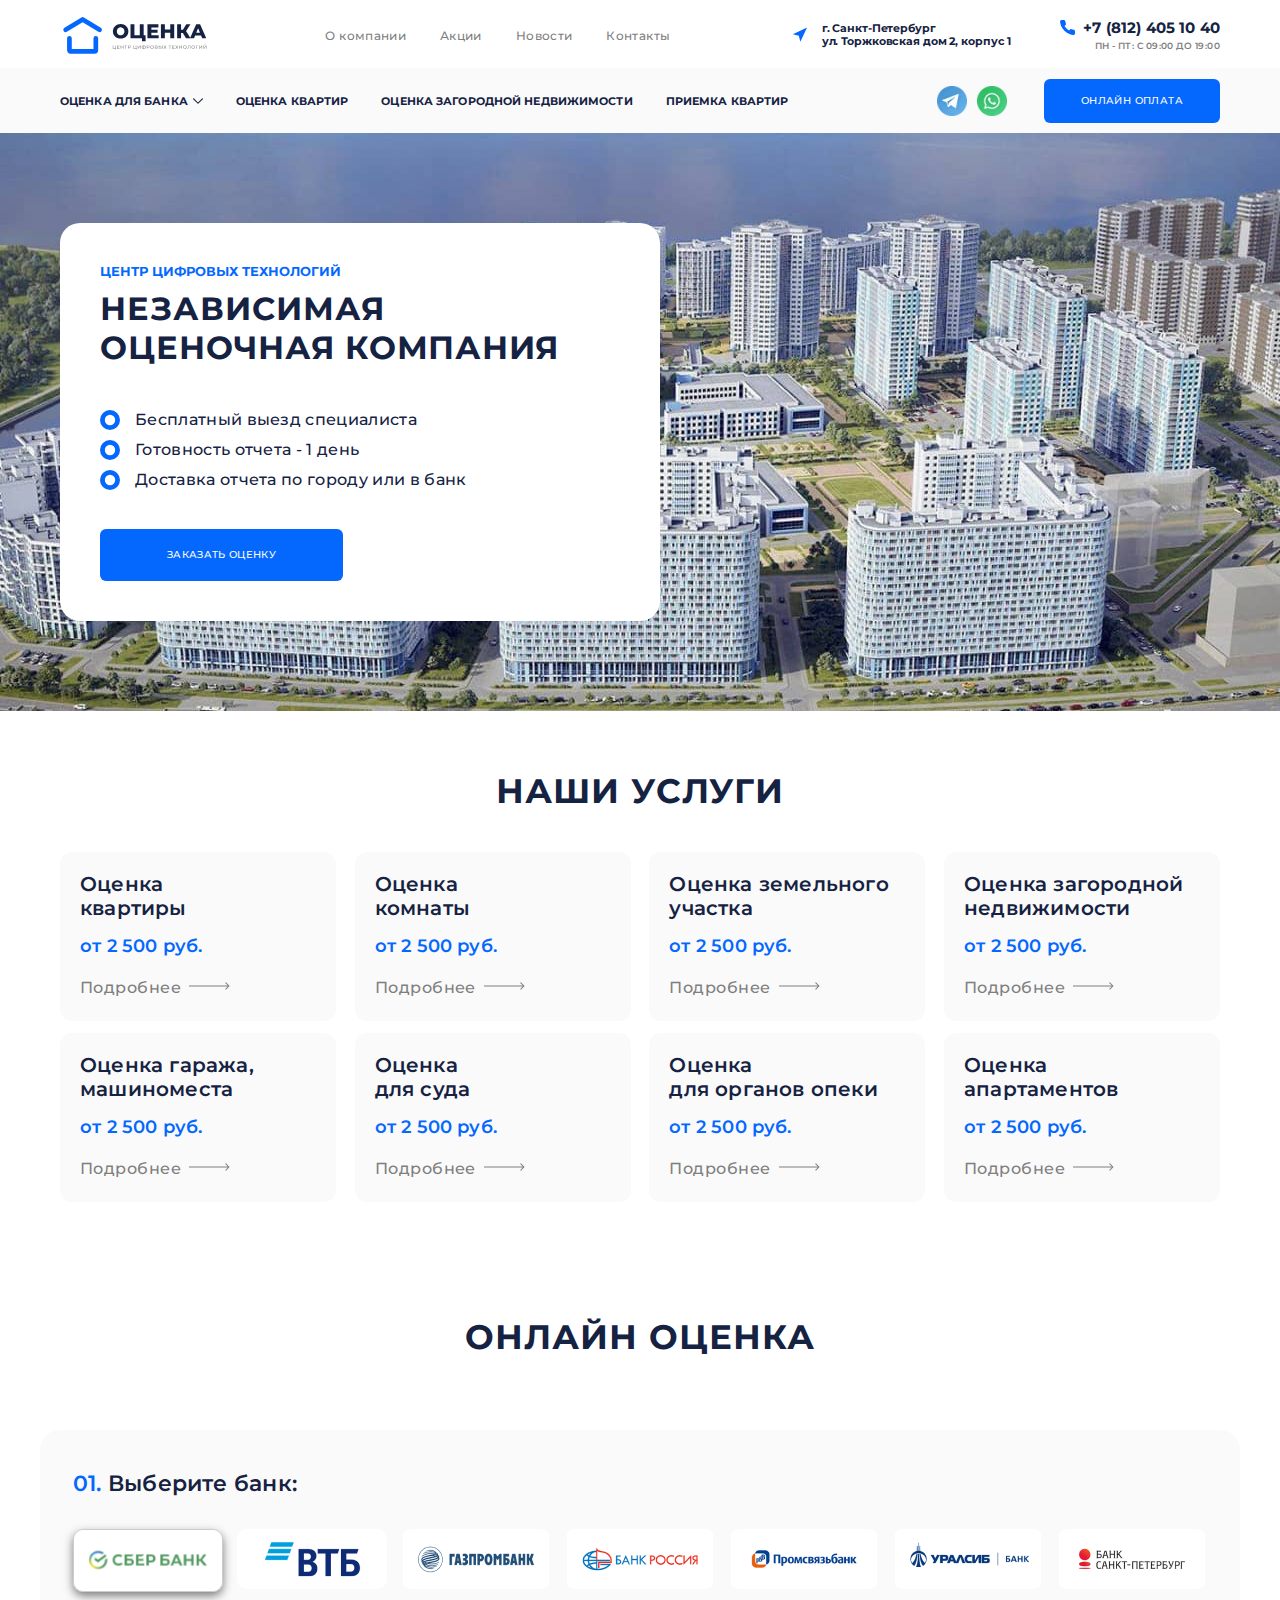
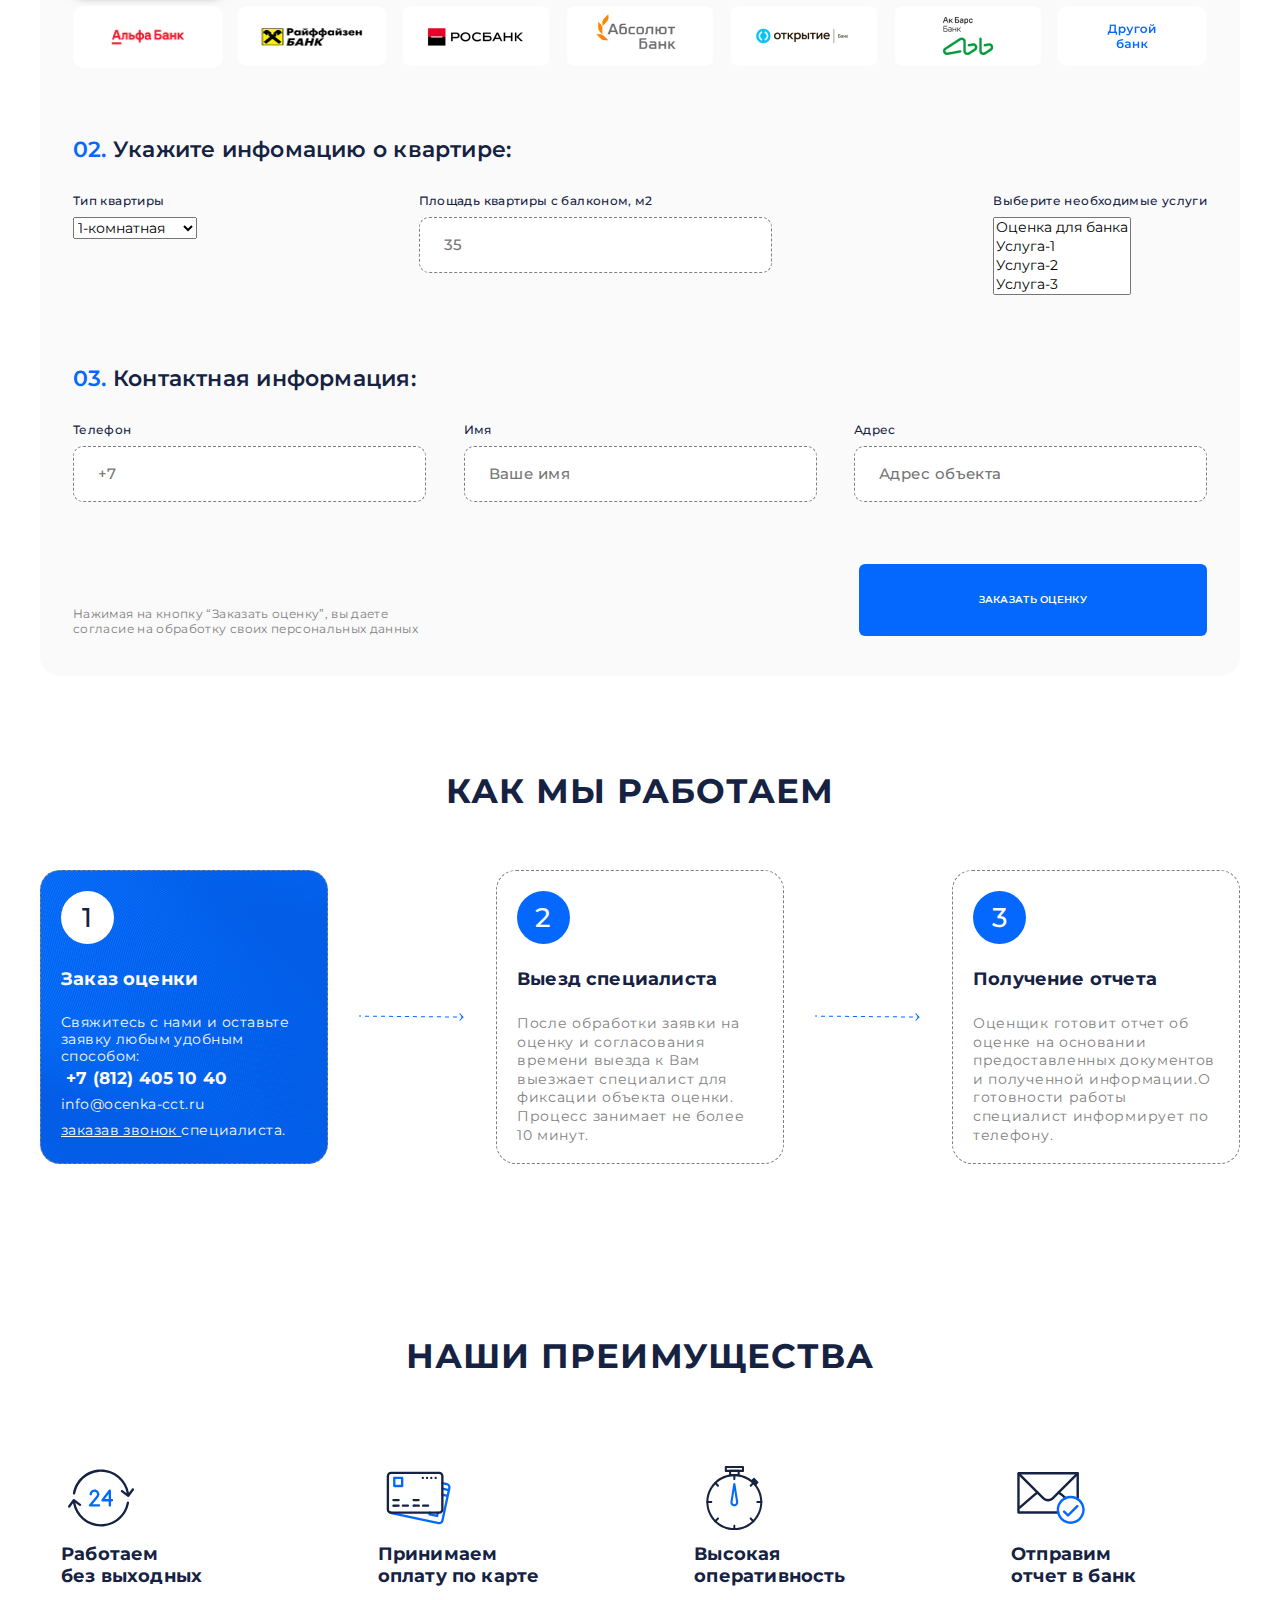
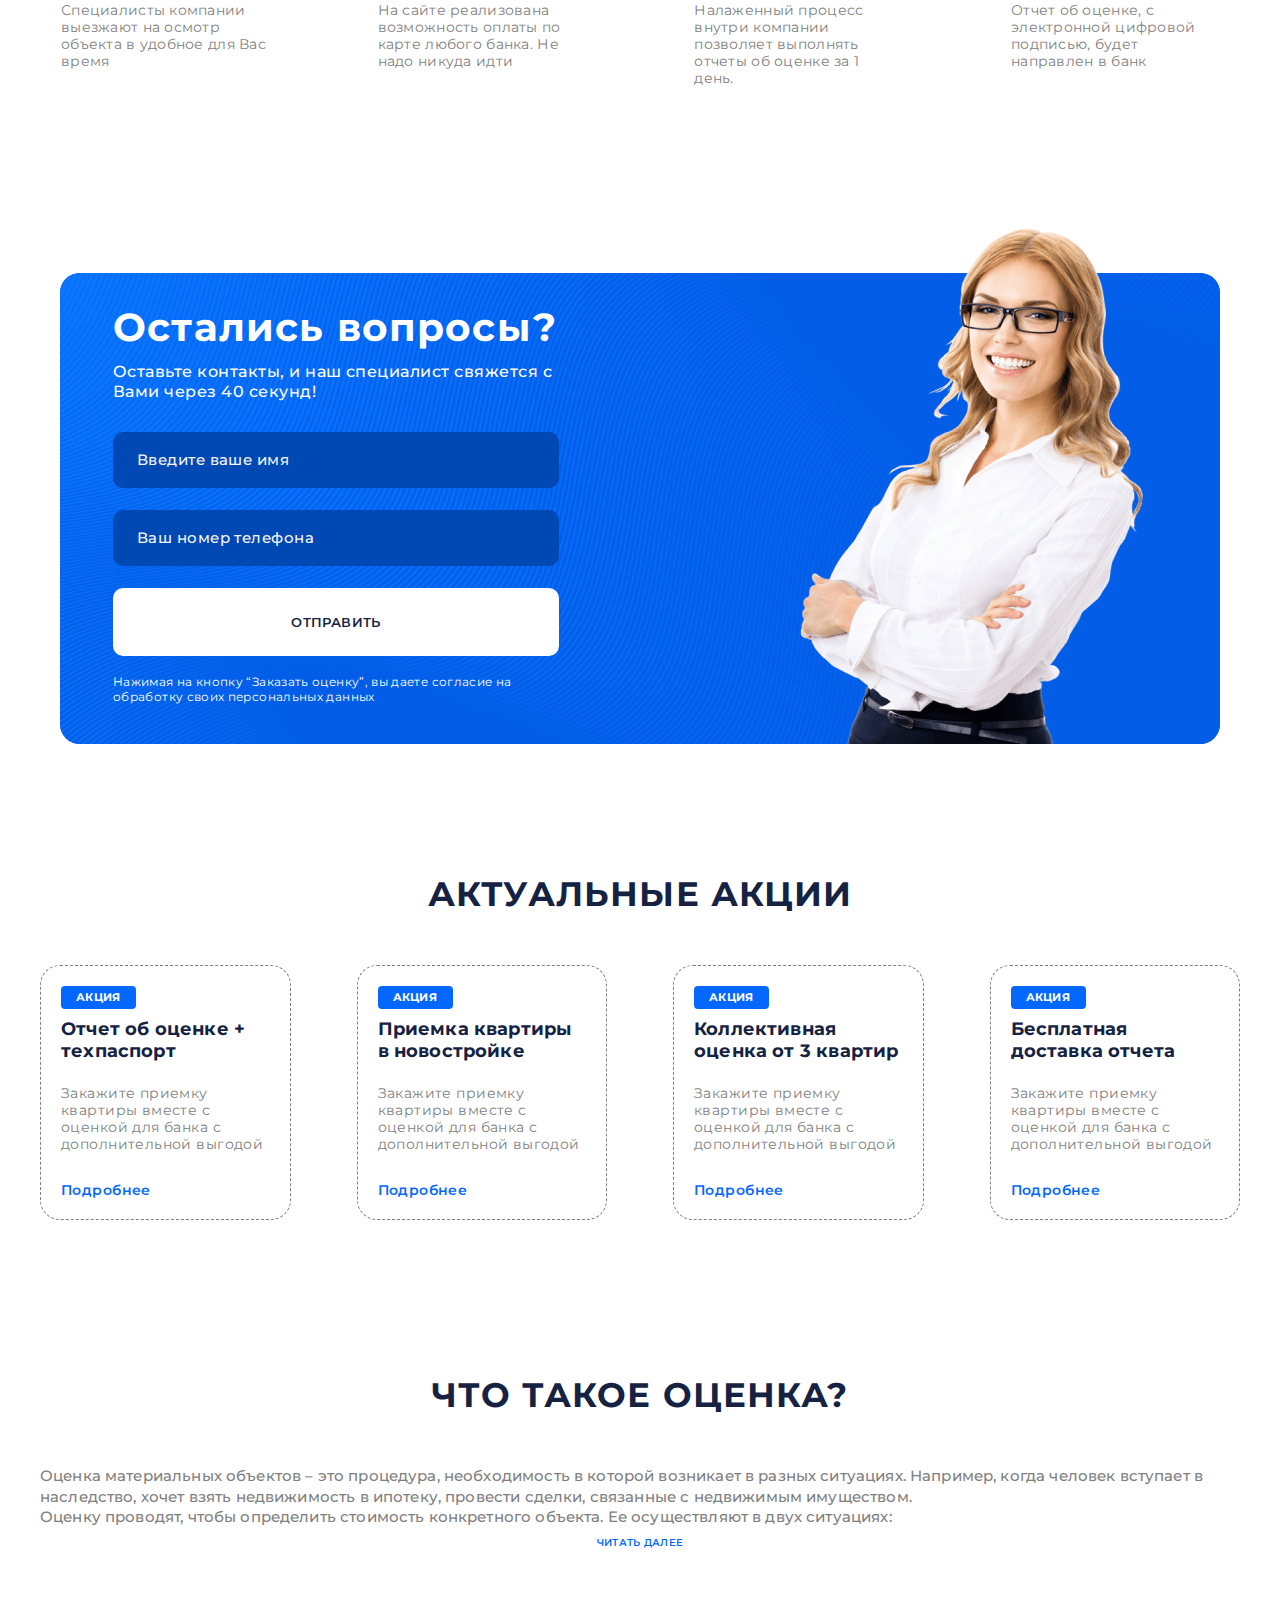
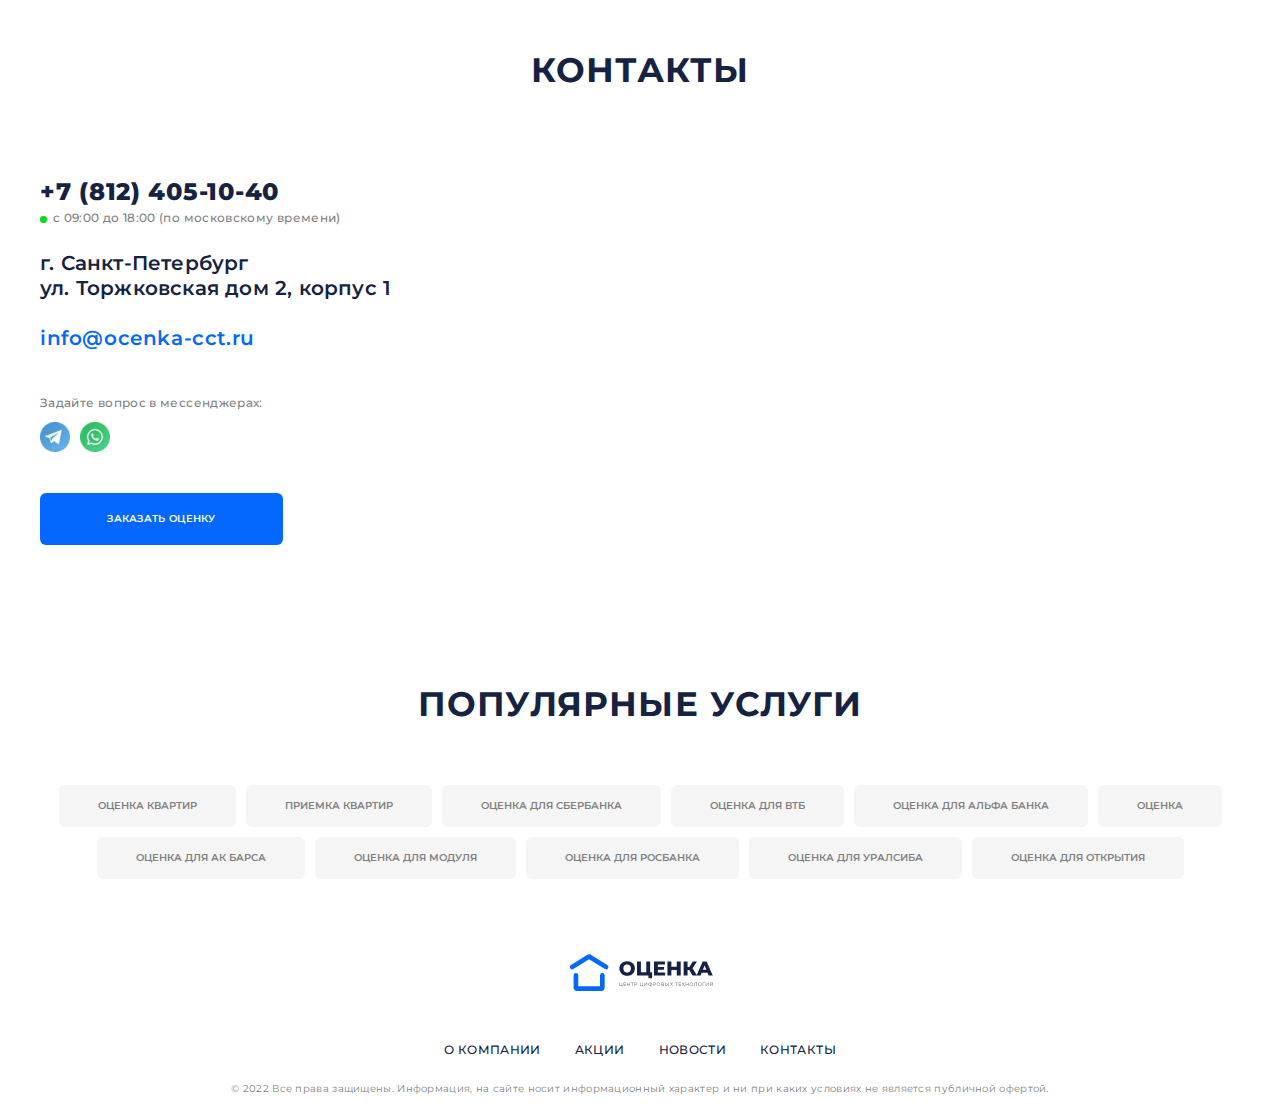
<file: index.html>
<!DOCTYPE html>
<html lang="ru">

<head>
   <meta charset="UTF-8">
   <meta http-equiv="X-UA-Compatible" content="IE=edge">
   <meta name="viewport" content="width=device-width, initial-scale=1.0">
   <title>Оценка недвижимости</title>
   <link rel="apple-touch-icon" sizes="180x180" href="images/favicons/apple-touch-icon.png">
   <link rel="icon" type="image/png" sizes="32x32" href="images/favicons/favicon-32x32.png">
   <link rel="icon" type="image/png" sizes="16x16" href="images/favicons/favicon-16x16.png">
   <link rel="manifest" href="images/favicons/site.webmanifest">
   <link rel="mask-icon" href="images/favicons/safari-pinned-tab.svg" color="#5bbad5">
   <meta name="msapplication-TileColor" content="#2d89ef">
   <meta name="theme-color" content="#248fff">
   <link rel="stylesheet" href="https://cdn.jsdelivr.net/npm/@fancyapps/ui@4.0/dist/fancybox.css">
   <link rel="preconnect" href="https://fonts.googleapis.com">
   <link rel="preconnect" href="https://fonts.gstatic.com" crossorigin>
   <link href="https://fonts.googleapis.com/css2?family=Montserrat:wght@400;500;600;700;800&display=swap"
      rel="stylesheet">
   <link rel="stylesheet" href="css/choices.min.css">
   <link rel="stylesheet" href="css/jquery.readall.min.css">
   <link rel="stylesheet" href="css/style.min.css">

</head>

<body>

   <div class="wrapper">
      <div class="btn__up">&uarr;</div>

      <header class="header">
         <div class="container-big  header__container-big">
            <div class="container">
               <div class="header__top">
                  <div class="header__top-inner">
                     <a class="logo" href="#">
                        <img class="logo__img" src="images/logo.svg" alt="">
                     </a>
                     <nav class="menu">
                        <ul class="menu__list">
                           <li class="menu__list-item">
                              <a class="menu__list-link" href="page-company.html">О компании</a>
                           </li>
                           <li class="menu__list-item">
                              <a class="menu__list-link" href="#">Акции</a>
                           </li>
                           <li class="menu__list-item">
                              <a class="menu__list-link" href="page-news.html">Новости</a>
                           </li>
                           <li class="menu__list-item">
                              <a class="menu__list-link" href="#">Контакты</a>
                           </li>
                        </ul>
                     </nav>
                     <nav class="menu__mobile">
                        <ul class="menu__list-mobile">
                           <li class="menu__list-item">
                              <div class="bottom-menu-mobile__block">
                                 <nav class="bottom-menu">
                                    <ul class="bottom-menu__list">
                                       <li class="bottom-menu__list-item bottom-menu__list-item-bank">
                                          <p class="bottom-menu__list-link bottom-menu__list-link-bank  bottom-menu__list-link-bank-mobile"
                                             data-test="one">
                                             Оценка
                                             для банка</p>
                                          <svg data-arrows="one" class="mobile-menu__arrow" width="9" height="6"
                                             viewBox="0 0 9 6" fill="none" xmlns="http://www.w3.org/2000/svg">
                                             <path
                                                d="M4.5 5.51047C4.36637 5.51047 4.23327 5.45977 4.1313 5.35809L0.152739 1.37954C-0.0509132 1.17564 -0.0509132 0.845785 0.152739 0.642424C0.356392 0.438528 0.686247 0.438528 0.889851 0.642424L4.5 4.25228L8.11015 0.642424C8.3138 0.438528 8.64366 0.438528 8.84726 0.642424C9.05091 0.846076 9.05091 1.17564 8.84726 1.37954L4.86846 5.35809C4.76678 5.45977 4.63339 5.51047 4.5 5.51047Z"
                                                fill="#152242" />
                                          </svg>
                                          <ul class="bottom-sub-menu__list    bottom-sub-menu__list-mobile">
                                             <li class="bottom-sub-menu__list-item">
                                                <a class="bottom-sub-menu__list-link" href="#">Сбербанк</a>
                                             </li>
                                             <li class="bottom-sub-menu__list-item">
                                                <a class="bottom-sub-menu__list-link" href="#">Альфа банк</a>
                                             </li>
                                             <li class="bottom-sub-menu__list-item">
                                                <a class="bottom-sub-menu__list-link" href="#">Открытие</a>
                                             </li>
                                             <li class="bottom-sub-menu__list-item">
                                                <a class="bottom-sub-menu__list-link" href="#">Ак Барс</a>
                                             </li>
                                             <li class="bottom-sub-menu__list-item">
                                                <a class="bottom-sub-menu__list-link" href="#">Россия</a>
                                             </li>
                                             <li class="bottom-sub-menu__list-item">
                                                <a class="bottom-sub-menu__list-link" href="#">Уралсиб банк</a>
                                             </li>
                                          </ul>
                                       </li>

                                       <!-- ============================== -->

                                       <li class="bottom-menu__list-item bottom-menu__list-item-bank">
                                          <p class="bottom-menu__list-link bottom-menu__list-link-bank  bottom-menu__list-link-bank-mobile"
                                             data-test="two">
                                             Оценка exemple</p>

                                          <svg data-arrow="two" class="mobile-menu__arrow" width="9" height="6"
                                             viewBox="0 0 9 6" fill="none" xmlns="http://www.w3.org/2000/svg">
                                             <path
                                                d="M4.5 5.51047C4.36637 5.51047 4.23327 5.45977 4.1313 5.35809L0.152739 1.37954C-0.0509132 1.17564 -0.0509132 0.845785 0.152739 0.642424C0.356392 0.438528 0.686247 0.438528 0.889851 0.642424L4.5 4.25228L8.11015 0.642424C8.3138 0.438528 8.64366 0.438528 8.84726 0.642424C9.05091 0.846076 9.05091 1.17564 8.84726 1.37954L4.86846 5.35809C4.76678 5.45977 4.63339 5.51047 4.5 5.51047Z"
                                                fill="#152242" />
                                          </svg>
                                          <ul class="bottom-sub-menu__list    bottom-sub-menu__list-mobile">
                                             <li class="bottom-sub-menu__list-item">
                                                <a class="bottom-sub-menu__list-link" href="#">exemple Сбербанк</a>
                                             </li>
                                             <li class="bottom-sub-menu__list-item">
                                                <a class="bottom-sub-menu__list-link" href="#">exemple Альфа банк</a>
                                             </li>
                                             <li class="bottom-sub-menu__list-item">
                                                <a class="bottom-sub-menu__list-link" href="#">exemple Открытие</a>
                                             </li>
                                             <li class="bottom-sub-menu__list-item">
                                                <a class="bottom-sub-menu__list-link" href="#">exemple Ак Барс</a>
                                             </li>
                                             <li class="bottom-sub-menu__list-item">
                                                <a class="bottom-sub-menu__list-link" href="#">exemple Россия</a>
                                             </li>
                                             <li class="bottom-sub-menu__list-item">
                                                <a class="bottom-sub-menu__list-link" href="#">exemple Уралсиб банк</a>
                                             </li>
                                          </ul>
                                       </li>


                                       <li class="bottom-menu__list-item bottom-menu__list-item-bank">
                                          <p class="bottom-menu__list-link bottom-menu__list-link-bank  bottom-menu__list-link-bank-mobile"
                                             data-test="two">
                                             Оценка exemple-3</p>

                                          <svg data-arrow="two" class="mobile-menu__arrow" width="9" height="6"
                                             viewBox="0 0 9 6" fill="none" xmlns="http://www.w3.org/2000/svg">
                                             <path
                                                d="M4.5 5.51047C4.36637 5.51047 4.23327 5.45977 4.1313 5.35809L0.152739 1.37954C-0.0509132 1.17564 -0.0509132 0.845785 0.152739 0.642424C0.356392 0.438528 0.686247 0.438528 0.889851 0.642424L4.5 4.25228L8.11015 0.642424C8.3138 0.438528 8.64366 0.438528 8.84726 0.642424C9.05091 0.846076 9.05091 1.17564 8.84726 1.37954L4.86846 5.35809C4.76678 5.45977 4.63339 5.51047 4.5 5.51047Z"
                                                fill="#152242" />
                                          </svg>
                                          <ul class="bottom-sub-menu__list    bottom-sub-menu__list-mobile">
                                             <li class="bottom-sub-menu__list-item">
                                                <a class="bottom-sub-menu__list-link" href="#">exemple-3 Сбербанк</a>
                                             </li>
                                             <li class="bottom-sub-menu__list-item">
                                                <a class="bottom-sub-menu__list-link" href="#">exemple-3 Альфа банк</a>
                                             </li>
                                             <li class="bottom-sub-menu__list-item">
                                                <a class="bottom-sub-menu__list-link" href="#">exemple-3 Открытие</a>
                                             </li>
                                             <li class="bottom-sub-menu__list-item">
                                                <a class="bottom-sub-menu__list-link" href="#">exemple-3 Ак Барс</a>
                                             </li>
                                             <li class="bottom-sub-menu__list-item">
                                                <a class="bottom-sub-menu__list-link" href="#">exemple-3 Россия</a>
                                             </li>
                                             <li class="bottom-sub-menu__list-item">
                                                <a class="bottom-sub-menu__list-link" href="#">exemple-3 Уралсиб
                                                   банк</a>
                                             </li>
                                          </ul>
                                       </li>
                                       <!-- ======================================= -->




                                       <li class="bottom-menu__list-item">
                                          <a class="bottom-menu__list-link" href="page-apartment.html">Оценка
                                             квартир</a>
                                       </li>
                                       <li class="bottom-menu__list-item">
                                          <a class="bottom-menu__list-link" href="#">Оценка загородной недвижимости</a>
                                       </li>
                                       <li class="bottom-menu__list-item">
                                          <a class="bottom-menu__list-link" href="#">приемка квартир</a>
                                       </li>

                                    </ul>
                                 </nav>
                              </div>
                           </li>
                           <li class="menu__list-item">
                              <a class="menu__list-link" href="page-company.html">О компании</a>
                           </li>
                           <li class="menu__list-item">
                              <a class="menu__list-link" href="#">Акции</a>
                           </li>
                           <li class="menu__list-item">
                              <a class="menu__list-link" href="page-news.html">Новости</a>
                           </li>
                           <li class="menu__list-item">
                              <a class="menu__list-link" href="#">Контакты</a>
                           </li>
                           <li class="menu__list-item">
                              <div class="mobile-contacts__block">
                                 <div class="contacts__phone-box">
                                    <a class="contacts__phone" href="tel:+78124051040">
                                       <svg class="contacts__phone-img" width="15" height="15" viewBox="0 0 15 15"
                                          fill="none" xmlns="http://www.w3.org/2000/svg">
                                          <path
                                             d="M14.9996 11.217V13.467C15.0004 13.6758 14.9576 13.8826 14.874 14.074C14.7903 14.2654 14.6675 14.4372 14.5136 14.5784C14.3597 14.7196 14.178 14.8271 13.9801 14.894C13.7823 14.9609 13.5726 14.9858 13.3646 14.967C11.0567 14.7162 8.83981 13.9276 6.89208 12.6645C5.07995 11.513 3.54358 9.97662 2.39208 8.16449C1.12457 6.2079 0.335762 3.98024 0.0895823 1.66199C0.0708423 1.45459 0.0954923 1.24556 0.161962 1.04821C0.228432 0.850859 0.335262 0.669509 0.475662 0.515709C0.616052 0.361909 0.786942 0.239019 0.977432 0.154879C1.16791 0.0707391 1.37384 0.0271891 1.58208 0.0269891H3.83208C4.19606 0.0234091 4.54893 0.152299 4.8249 0.389639C5.10088 0.626979 5.28114 0.956579 5.33208 1.31699C5.42705 2.03704 5.60317 2.74404 5.85708 3.42449C5.95799 3.69294 5.97983 3.98468 5.92001 4.26515C5.86019 4.54563 5.72123 4.80308 5.51958 5.00699L4.56708 5.95949C5.63475 7.83715 7.18942 9.39182 9.06711 10.4595L10.0196 9.50702C10.2235 9.30532 10.4809 9.16642 10.7614 9.10652C11.0419 9.04672 11.3336 9.06862 11.6021 9.16952C12.2825 9.42342 12.9895 9.59952 13.7096 9.69452C14.0739 9.74592 14.4066 9.92942 14.6445 10.2101C14.8823 10.4908 15.0087 10.8492 14.9996 11.217Z"
                                             fill="#0468FF" />
                                       </svg>
                                       +7 (812) 405 10 40
                                    </a>
                                    <p class="  contacts__hours-mobile">
                                       ПН - ПТ: с 09:00 до 19:00
                                    </p>
                                 </div>
                                 <div class="bottom__social-block-mobile">
                                    <div class="social-block__inner">
                                       <div class="social-block">
                                          <a class="social__link" href="#">
                                             <img class="social__img" src="images/icons/social-telegram.png"
                                                alt="telegram">
                                          </a>
                                          <a class="social__link" href="#">
                                             <img class="social__img" src="images/icons/social-whatsapp.png"
                                                alt="whatsapp">
                                          </a>
                                       </div>
                                    </div>
                                 </div>
                              </div>
                           </li>
                        </ul>
                     </nav>
                     <div class="header__contacts">
                        <div class="header__contacts-inner">
                           <div class="contacts__address-box">
                              <svg class="contacts__address-img" width="15" height="15" viewBox="0 0 15 15" fill="none"
                                 xmlns="http://www.w3.org/2000/svg">
                                 <path d="M0.333496 6.75L14.5835 0L7.8335 14.25L6.3335 8.25L0.333496 6.75Z"
                                    fill="#0468FF" />
                              </svg>
                              <p class="contacts__address-city">
                                 г. Санкт-Петербург
                              </p>
                              <p class="contacts__address-street">
                                 ул. Торжковская дом 2, корпус 1
                              </p>
                           </div>
                           <div class="contacts__phone-box">
                              <a class="contacts__phone" href="tel:+78124051040">
                                 <svg class="contacts__phone-img" width="15" height="15" viewBox="0 0 15 15" fill="none"
                                    xmlns="http://www.w3.org/2000/svg">
                                    <path
                                       d="M14.9996 11.217V13.467C15.0004 13.6758 14.9576 13.8826 14.874 14.074C14.7903 14.2654 14.6675 14.4372 14.5136 14.5784C14.3597 14.7196 14.178 14.8271 13.9801 14.894C13.7823 14.9609 13.5726 14.9858 13.3646 14.967C11.0567 14.7162 8.83981 13.9276 6.89208 12.6645C5.07995 11.513 3.54358 9.97662 2.39208 8.16449C1.12457 6.2079 0.335762 3.98024 0.0895823 1.66199C0.0708423 1.45459 0.0954923 1.24556 0.161962 1.04821C0.228432 0.850859 0.335262 0.669509 0.475662 0.515709C0.616052 0.361909 0.786942 0.239019 0.977432 0.154879C1.16791 0.0707391 1.37384 0.0271891 1.58208 0.0269891H3.83208C4.19606 0.0234091 4.54893 0.152299 4.8249 0.389639C5.10088 0.626979 5.28114 0.956579 5.33208 1.31699C5.42705 2.03704 5.60317 2.74404 5.85708 3.42449C5.95799 3.69294 5.97983 3.98468 5.92001 4.26515C5.86019 4.54563 5.72123 4.80308 5.51958 5.00699L4.56708 5.95949C5.63475 7.83715 7.18942 9.39182 9.06711 10.4595L10.0196 9.50702C10.2235 9.30532 10.4809 9.16642 10.7614 9.10652C11.0419 9.04672 11.3336 9.06862 11.6021 9.16952C12.2825 9.42342 12.9895 9.59952 13.7096 9.69452C14.0739 9.74592 14.4066 9.92942 14.6445 10.2101C14.8823 10.4908 15.0087 10.8492 14.9996 11.217Z"
                                       fill="#0468FF" />
                                 </svg>
                                 +7 (812) 405 10 40
                              </a>
                              <p class="contacts__hours">
                                 ПН - ПТ: с 09:00 до 19:00
                              </p>
                           </div>
                        </div>
                     </div>
                     <button type="button" class="icon-menu"><span></span></button>
                  </div>
               </div>
            </div>
         </div>
         <div class="header__bottom">
            <div class="container-big">
               <div class="container">
                  <div class="header__bottom-inner">
                     <div class="bottom-menu__block">
                        <nav class="bottom-menu">
                           <ul class="bottom-menu__list">
                              <li class="bottom-menu__list-item bottom-menu__list-item-bank">
                                 <a class="bottom-menu__list-link bottom-menu__list-link-bank" href="#">Оценка для
                                    банка</a>
                                 <svg class="menu__arrow arrow" width="9" height="6" viewBox="0 0 9 6" fill="none"
                                    xmlns="http://www.w3.org/2000/svg">
                                    <path
                                       d="M4.5 5.51047C4.36637 5.51047 4.23327 5.45977 4.1313 5.35809L0.152739 1.37954C-0.0509132 1.17564 -0.0509132 0.845785 0.152739 0.642424C0.356392 0.438528 0.686247 0.438528 0.889851 0.642424L4.5 4.25228L8.11015 0.642424C8.3138 0.438528 8.64366 0.438528 8.84726 0.642424C9.05091 0.846076 9.05091 1.17564 8.84726 1.37954L4.86846 5.35809C4.76678 5.45977 4.63339 5.51047 4.5 5.51047Z"
                                       fill="#152242" />
                                 </svg>
                                 <ul class="bottom-sub-menu__list">
                                    <li class="box-shadow-item">
                                       <ul class="box-shadow-list">
                                          <li class="bottom-sub-menu__list-item">
                                             <a class="bottom-sub-menu__list-link" href="#">оценка квартир</a>
                                             <svg class="sub-menu__arrow arrow" width="9" height="6" viewBox="0 0 9 6"
                                                fill="none" xmlns="http://www.w3.org/2000/svg">
                                                <path
                                                   d="M4.5 5.51047C4.36637 5.51047 4.23327 5.45977 4.1313 5.35809L0.152739 1.37954C-0.0509132 1.17564 -0.0509132 0.845785 0.152739 0.642424C0.356392 0.438528 0.686247 0.438528 0.889851 0.642424L4.5 4.25228L8.11015 0.642424C8.3138 0.438528 8.64366 0.438528 8.84726 0.642424C9.05091 0.846076 9.05091 1.17564 8.84726 1.37954L4.86846 5.35809C4.76678 5.45977 4.63339 5.51047 4.5 5.51047Z"
                                                   fill="#152242" />
                                             </svg>
                                             <ul class="bottom-sub-sub-menu__list">
                                                <li class="box-shadow-item">
                                                   <ul class="box-shadow-list">
                                                      <li class="bottom-sub-sub-menu__list-item">
                                                         <a class="bottom-sub-sub-menu__list-link" href="#">третий
                                                            уровень</a>
                                                         <svg class="sub-sub-menu__arrow arrow" width="9" height="6"
                                                            viewBox="0 0 9 6" fill="none"
                                                            xmlns="http://www.w3.org/2000/svg">
                                                            <path
                                                               d="M4.5 5.51047C4.36637 5.51047 4.23327 5.45977 4.1313 5.35809L0.152739 1.37954C-0.0509132 1.17564 -0.0509132 0.845785 0.152739 0.642424C0.356392 0.438528 0.686247 0.438528 0.889851 0.642424L4.5 4.25228L8.11015 0.642424C8.3138 0.438528 8.64366 0.438528 8.84726 0.642424C9.05091 0.846076 9.05091 1.17564 8.84726 1.37954L4.86846 5.35809C4.76678 5.45977 4.63339 5.51047 4.5 5.51047Z"
                                                               fill="#152242" />
                                                         </svg>
                                                         <ul class="bottom-sub-sub-sub-menu__list">
                                                            <li class="box-shadow-item">
                                                               <ul class="box-shadow-list">
                                                                  <li class="bottom-sub-sub-sub-menu__list-item">
                                                                     <a class="bottom-sub-sub-sub-menu__list-link"
                                                                        href="#">четвёртый
                                                                        уровень</a>
                                                                  </li>
                                                                  <li class="bottom-sub-sub-sub-menu__list-item">
                                                                     <a class="bottom-sub-sub-sub-menu__list-link"
                                                                        href="#">четвёртый
                                                                        уровень</a>
                                                                  </li>
                                                               </ul>
                                                            </li>
                                                         </ul>
                                                      </li>
                                                      <li class="bottom-sub-sub-menu__list-item">
                                                         <a class="bottom-sub-sub-menu__list-link" href="#">третий
                                                            уровень</a>
                                                      </li>
                                                      <li class="bottom-sub-sub-menu__list-item">
                                                         <a class="bottom-sub-sub-menu__list-link" href="#">третий
                                                            уровень</a>
                                                      </li>
                                                   </ul>
                                                </li>
                                             </ul>
                                          </li>
                                          <li class="bottom-sub-menu__list-item">
                                             <a class="bottom-sub-menu__list-link" href="#">оценка комнат</a>
                                          </li>
                                          <li class="bottom-sub-menu__list-item">
                                             <a class="bottom-sub-menu__list-link" href="#">оценка домов</a>
                                          </li>
                                          <li class="bottom-sub-menu__list-item">
                                             <a class="bottom-sub-menu__list-link" href="#">оценка участков</a>
                                          </li>
                                       </ul>
                                    </li>
                                 </ul>
                              </li>
                              <li class="bottom-menu__list-item">
                                 <a class="bottom-menu__list-link" href="page-apartment.html">Оценка квартир</a>
                              </li>
                              <li class="bottom-menu__list-item">
                                 <a class="bottom-menu__list-link" href="#">Оценка загородной недвижимости</a>
                              </li>
                              <li class="bottom-menu__list-item">
                                 <a class="bottom-menu__list-link" href="#">приемка квартир</a>
                              </li>
                           </ul>
                        </nav>
                     </div>
                     <div class="bottom__social-block">
                        <div class="social-block__inner">
                           <div class="social-block">
                              <a class="social__link" href="#">
                                 <img class="social__img" src="images/icons/social-telegram.png" alt="telegram">
                              </a>
                              <a class="social__link" href="#">
                                 <img class="social__img" src="images/icons/social-whatsapp.png" alt="whatsapp">
                              </a>
                           </div>
                           <button class="payment__btn"> онлайн оплата</button>
                        </div>
                     </div>
                  </div>
               </div>
            </div>
         </div>
         <div class="header__content">
            <div class="container-big">
               <div class="container">
                  <div class="header__content-inner">
                     <div class="header__content-block">
                        <div class="header__content-title-box">
                           <h2 class="header__content-sub-title">
                              Центр Цифровых Технологий
                           </h2>
                           <h1 class="header__content-title">
                              Независимая
                              оценочная компания
                           </h1>
                        </div>
                        <ul class="header__content-list">
                           <li class="header__content-item">
                              <p class="header__content-text">Бесплатный выезд специалиста</p>
                           </li>
                           <li class="header__content-item">
                              <p class="header__content-text">Готовность отчета - 1 день</p>
                           </li>
                           <li class="header__content-item">
                              <p class="header__content-text">Доставка отчета по городу или в банк</p>
                           </li>
                        </ul>
                        <button class="header__content-btn" data-popup="#application">
                           Заказать оценку
                        </button>
                     </div>
                  </div>
               </div>
            </div>
         </div>
      </header>

      <main class="main">

         <section class="services">
            <div class="container-big">
               <div class="container">
                  <div class="section__title-box services__title-box ">
                     <h2 class="section__title">наши услуги</h2>
                  </div>
                  <div class="services__inner">
                     <div class="services__items">
                        <div class="services__item">
                           <div class="services__item-block">
                              <div class="item-block__body">
                                 <p class="item-block__title">
                                    Оценка квартиры
                                 </p>
                                 <div class="item-block__text">
                                    от 2 500 руб.
                                 </div>
                                 <a class="item-block__btn" href="#">
                                    Подробнее
                                    <svg class="services-btn__arrow" width="41" height="8" viewBox="0 0 41 8"
                                       fill="none" xmlns="http://www.w3.org/2000/svg">
                                       <path
                                          d="M40.3536 4.35355C40.5488 4.15829 40.5488 3.84171 40.3536 3.64645L37.1716 0.464466C36.9763 0.269204 36.6597 0.269204 36.4645 0.464466C36.2692 0.659728 36.2692 0.976311 36.4645 1.17157L39.2929 4L36.4645 6.82843C36.2692 7.02369 36.2692 7.34027 36.4645 7.53553C36.6597 7.7308 36.9763 7.7308 37.1716 7.53553L40.3536 4.35355ZM0 4.5H40V3.5H0V4.5Z"
                                          fill="#7F7F7F" />
                                    </svg>
                                 </a>
                              </div>
                           </div>
                        </div>
                        <div class="services__item">
                           <div class="services__item-block">
                              <div class="item-block__body">
                                 <p class="item-block__title">
                                    Оценка комнаты
                                 </p>
                                 <div class="item-block__text">
                                    от 2 500 руб.
                                 </div>
                                 <a class="item-block__btn" href="#">
                                    Подробнее
                                    <svg class="services-btn__arrow" width="41" height="8" viewBox="0 0 41 8"
                                       fill="none" xmlns="http://www.w3.org/2000/svg">
                                       <path
                                          d="M40.3536 4.35355C40.5488 4.15829 40.5488 3.84171 40.3536 3.64645L37.1716 0.464466C36.9763 0.269204 36.6597 0.269204 36.4645 0.464466C36.2692 0.659728 36.2692 0.976311 36.4645 1.17157L39.2929 4L36.4645 6.82843C36.2692 7.02369 36.2692 7.34027 36.4645 7.53553C36.6597 7.7308 36.9763 7.7308 37.1716 7.53553L40.3536 4.35355ZM0 4.5H40V3.5H0V4.5Z"
                                          fill="#7F7F7F" />
                                    </svg>
                                 </a>
                              </div>
                           </div>
                        </div>
                        <div class="services__item">
                           <div class="services__item-block">
                              <div class="item-block__body">
                                 <p class="item-block__title">
                                    Оценка земельного участка
                                 </p>
                                 <div class="item-block__text">
                                    от 2 500 руб.
                                 </div>
                                 <a class="item-block__btn" href="#">
                                    Подробнее
                                    <svg class="services-btn__arrow" width="41" height="8" viewBox="0 0 41 8"
                                       fill="none" xmlns="http://www.w3.org/2000/svg">
                                       <path
                                          d="M40.3536 4.35355C40.5488 4.15829 40.5488 3.84171 40.3536 3.64645L37.1716 0.464466C36.9763 0.269204 36.6597 0.269204 36.4645 0.464466C36.2692 0.659728 36.2692 0.976311 36.4645 1.17157L39.2929 4L36.4645 6.82843C36.2692 7.02369 36.2692 7.34027 36.4645 7.53553C36.6597 7.7308 36.9763 7.7308 37.1716 7.53553L40.3536 4.35355ZM0 4.5H40V3.5H0V4.5Z"
                                          fill="#7F7F7F" />
                                    </svg>
                                 </a>
                              </div>
                           </div>
                        </div>
                        <div class="services__item">
                           <div class="services__item-block">
                              <div class="item-block__body">
                                 <p class="item-block__title">
                                    Оценка загородной недвижимости
                                 </p>
                                 <div class="item-block__text">
                                    от 2 500 руб.
                                 </div>
                                 <a class="item-block__btn" href="#">
                                    Подробнее
                                    <svg class="services-btn__arrow" width="41" height="8" viewBox="0 0 41 8"
                                       fill="none" xmlns="http://www.w3.org/2000/svg">
                                       <path
                                          d="M40.3536 4.35355C40.5488 4.15829 40.5488 3.84171 40.3536 3.64645L37.1716 0.464466C36.9763 0.269204 36.6597 0.269204 36.4645 0.464466C36.2692 0.659728 36.2692 0.976311 36.4645 1.17157L39.2929 4L36.4645 6.82843C36.2692 7.02369 36.2692 7.34027 36.4645 7.53553C36.6597 7.7308 36.9763 7.7308 37.1716 7.53553L40.3536 4.35355ZM0 4.5H40V3.5H0V4.5Z"
                                          fill="#7F7F7F" />
                                    </svg>
                                 </a>
                              </div>
                           </div>
                        </div>
                        <div class="services__item">
                           <div class="services__item-block">
                              <div class="item-block__body">
                                 <p class="item-block__title">
                                    Оценка гаража, машиноместа
                                 </p>
                                 <div class="item-block__text">
                                    от 2 500 руб.
                                 </div>
                                 <a class="item-block__btn" href="#">
                                    Подробнее
                                    <svg class="services-btn__arrow" width="41" height="8" viewBox="0 0 41 8"
                                       fill="none" xmlns="http://www.w3.org/2000/svg">
                                       <path
                                          d="M40.3536 4.35355C40.5488 4.15829 40.5488 3.84171 40.3536 3.64645L37.1716 0.464466C36.9763 0.269204 36.6597 0.269204 36.4645 0.464466C36.2692 0.659728 36.2692 0.976311 36.4645 1.17157L39.2929 4L36.4645 6.82843C36.2692 7.02369 36.2692 7.34027 36.4645 7.53553C36.6597 7.7308 36.9763 7.7308 37.1716 7.53553L40.3536 4.35355ZM0 4.5H40V3.5H0V4.5Z"
                                          fill="#7F7F7F" />
                                    </svg>
                                 </a>
                              </div>
                           </div>
                        </div>
                        <div class="services__item">
                           <div class="services__item-block">
                              <div class="item-block__body">
                                 <p class="item-block__title">
                                    Оценка
                                    для суда
                                 </p>
                                 <div class="item-block__text">
                                    от 2 500 руб.
                                 </div>
                                 <a class="item-block__btn" href="#">
                                    Подробнее
                                    <svg class="services-btn__arrow" width="41" height="8" viewBox="0 0 41 8"
                                       fill="none" xmlns="http://www.w3.org/2000/svg">
                                       <path
                                          d="M40.3536 4.35355C40.5488 4.15829 40.5488 3.84171 40.3536 3.64645L37.1716 0.464466C36.9763 0.269204 36.6597 0.269204 36.4645 0.464466C36.2692 0.659728 36.2692 0.976311 36.4645 1.17157L39.2929 4L36.4645 6.82843C36.2692 7.02369 36.2692 7.34027 36.4645 7.53553C36.6597 7.7308 36.9763 7.7308 37.1716 7.53553L40.3536 4.35355ZM0 4.5H40V3.5H0V4.5Z"
                                          fill="#7F7F7F" />
                                    </svg>
                                 </a>
                              </div>
                           </div>
                        </div>
                        <div class="services__item">
                           <div class="services__item-block">
                              <div class="item-block__body">
                                 <p class="item-block__title">
                                    Оценка <br class="item-block__br"> для органов опеки
                                 </p>
                                 <div class="item-block__text">
                                    от 2 500 руб.
                                 </div>
                                 <a class="item-block__btn" href="#">
                                    Подробнее
                                    <svg class="services-btn__arrow" width="41" height="8" viewBox="0 0 41 8"
                                       fill="none" xmlns="http://www.w3.org/2000/svg">
                                       <path
                                          d="M40.3536 4.35355C40.5488 4.15829 40.5488 3.84171 40.3536 3.64645L37.1716 0.464466C36.9763 0.269204 36.6597 0.269204 36.4645 0.464466C36.2692 0.659728 36.2692 0.976311 36.4645 1.17157L39.2929 4L36.4645 6.82843C36.2692 7.02369 36.2692 7.34027 36.4645 7.53553C36.6597 7.7308 36.9763 7.7308 37.1716 7.53553L40.3536 4.35355ZM0 4.5H40V3.5H0V4.5Z"
                                          fill="#7F7F7F" />
                                    </svg>
                                 </a>
                              </div>
                           </div>
                        </div>
                        <div class="services__item">
                           <div class="services__item-block">
                              <div class="item-block__body">
                                 <p class="item-block__title">
                                    Оценка апартаментов
                                 </p>
                                 <div class="item-block__text">
                                    от 2 500 руб.
                                 </div>
                                 <a class="item-block__btn" href="#">
                                    Подробнее
                                    <svg class="services-btn__arrow" width="41" height="8" viewBox="0 0 41 8"
                                       fill="none" xmlns="http://www.w3.org/2000/svg">
                                       <path
                                          d="M40.3536 4.35355C40.5488 4.15829 40.5488 3.84171 40.3536 3.64645L37.1716 0.464466C36.9763 0.269204 36.6597 0.269204 36.4645 0.464466C36.2692 0.659728 36.2692 0.976311 36.4645 1.17157L39.2929 4L36.4645 6.82843C36.2692 7.02369 36.2692 7.34027 36.4645 7.53553C36.6597 7.7308 36.9763 7.7308 37.1716 7.53553L40.3536 4.35355ZM0 4.5H40V3.5H0V4.5Z"
                                          fill="#7F7F7F" />
                                    </svg>
                                 </a>
                              </div>
                           </div>
                        </div>
                     </div>
                  </div>
               </div>
            </div>
         </section>

         <section class="evaluation">
            <div class="container-big  evaluation-container-big">
               <div class="container">
                  <div class="section__title-box evaluation__title-box ">
                     <h2 class="section__title">Онлайн оценка</h2>
                  </div>
               </div>
               <div class="evaluation__wrapper">
                  <div class="container">
                     <div class="evaluation__inner">
                        <div class="form__block">
                           <div class="form__block-inner">
                              <form class="evaluation__form" action="#">
                                 <div class="evaluation__form-inner">
                                    <div class="banks__block">
                                       <div class="evaluation__sub-title-box evaluation__sub-title-box-one">
                                          <p class="evaluation__sub-title">
                                             <span class="evaluation__sub-title-num">01.</span>
                                             Выберите банк:
                                          </p>
                                       </div>
                                       <div class="banks__block-inner">
                                          <div class="banks__block-items">
                                             <div class="banks__block-item">
                                                <div class="banks__block-item-inner">
                                                   <label class="select__label">
                                                      <input class="select__input" type="radio" value="bank-1"
                                                         name="bank-1" checked>
                                                      <span class="out__select-input">
                                                         <img class="banks__block-img"
                                                            src="images/banks-logo/sber-1.png" alt="">
                                                      </span>
                                                   </label>
                                                </div>
                                             </div>
                                             <div class="banks__block-item">
                                                <div class="banks__block-item-inner">
                                                   <label class="select__label">
                                                      <input class="select__input" type="radio" value="bank-1"
                                                         name="bank-1">
                                                      <span class="out__select-input">
                                                         <img class="banks__block-img" src="images/banks-logo/vtb-2.png"
                                                            alt="">
                                                      </span>
                                                   </label>
                                                </div>
                                             </div>
                                             <div class="banks__block-item">
                                                <div class="banks__block-item-inner">
                                                   <label class="select__label">
                                                      <input class="select__input" type="radio" value="bank-1"
                                                         name="bank-1">
                                                      <span class="out__select-input">
                                                         <img class="banks__block-img"
                                                            src="images/banks-logo/gazprom-3.png" alt="">
                                                      </span>
                                                   </label>
                                                </div>
                                             </div>
                                             <div class="banks__block-item">
                                                <div class="banks__block-item-inner">
                                                   <label class="select__label">
                                                      <input class="select__input" type="radio" value="bank-1"
                                                         name="bank-1">
                                                      <span class="out__select-input">
                                                         <img class="banks__block-img" src="images/banks-logo/ros-4.png"
                                                            alt="">
                                                      </span>
                                                   </label>
                                                </div>
                                             </div>
                                             <div class="banks__block-item">
                                                <div class="banks__block-item-inner">
                                                   <label class="select__label">
                                                      <input class="select__input" type="radio" value="bank-1"
                                                         name="bank-1">
                                                      <span class="out__select-input">
                                                         <img class="banks__block-img"
                                                            src="images/banks-logo/prom-5.png" alt="">
                                                      </span>
                                                   </label>
                                                </div>
                                             </div>
                                             <div class="banks__block-item">
                                                <div class="banks__block-item-inner">
                                                   <label class="select__label">
                                                      <input class="select__input" type="radio" value="bank-1"
                                                         name="bank-1">
                                                      <span class="out__select-input">
                                                         <img class="banks__block-img"
                                                            src="images/banks-logo/ural-6.png" alt="">
                                                      </span>
                                                   </label>
                                                </div>
                                             </div>
                                             <div class="banks__block-item">
                                                <div class="banks__block-item-inner">
                                                   <label class="select__label">
                                                      <input class="select__input" type="radio" value="bank-1"
                                                         name="bank-1">
                                                      <span class="out__select-input">
                                                         <img class="banks__block-img" src="images/banks-logo/spb-7.png"
                                                            alt="">
                                                      </span>
                                                   </label>
                                                </div>
                                             </div>
                                             <div class="banks__block-item">
                                                <div class="banks__block-item-inner">
                                                   <label class="select__label">
                                                      <input class="select__input" type="radio" value="bank-1"
                                                         name="bank-1">
                                                      <span class="out__select-input">
                                                         <img class="banks__block-img" src="images/banks-logo/lfa-8.png"
                                                            alt="">
                                                      </span>
                                                   </label>
                                                </div>
                                             </div>
                                             <div class="banks__block-item">
                                                <div class="banks__block-item-inner">
                                                   <label class="select__label">
                                                      <input class="select__input" type="radio" value="bank-1"
                                                         name="bank-1">
                                                      <span class="out__select-input">
                                                         <img class="banks__block-img"
                                                            src="images/banks-logo/raif-9-1.png" alt="">
                                                      </span>
                                                   </label>
                                                </div>
                                             </div>
                                             <div class="banks__block-item">
                                                <div class="banks__block-item-inner">
                                                   <label class="select__label">
                                                      <input class="select__input" type="radio" value="bank-1"
                                                         name="bank-1">
                                                      <span class="out__select-input">
                                                         <img class="banks__block-img"
                                                            src="images/banks-logo/ros-10.png" alt="">
                                                      </span>
                                                   </label>
                                                </div>
                                             </div>
                                             <div class="banks__block-item">
                                                <div class="banks__block-item-inner">
                                                   <label class="select__label">
                                                      <input class="select__input" type="radio" value="bank-1"
                                                         name="bank-1">
                                                      <span class="out__select-input">
                                                         <img class="banks__block-img"
                                                            src="images/banks-logo/absolut-11.png" alt="">
                                                      </span>
                                                   </label>
                                                </div>
                                             </div>
                                             <div class="banks__block-item">
                                                <div class="banks__block-item-inner">
                                                   <label class="select__label">
                                                      <input class="select__input" type="radio" value="bank-1"
                                                         name="bank-1">
                                                      <span class="out__select-input">
                                                         <img class="banks__block-img"
                                                            src="images/banks-logo/otkr-12.png" alt="">
                                                      </span>
                                                   </label>
                                                </div>
                                             </div>
                                             <div class="banks__block-item">
                                                <div class="banks__block-item-inner">
                                                   <label class="select__label">
                                                      <input class="select__input" type="radio" value="bank-1"
                                                         name="bank-1">
                                                      <span class="out__select-input">
                                                         <img class="banks__block-img"
                                                            src="images/banks-logo/ak-bars-13.png" alt="">
                                                      </span>
                                                   </label>
                                                </div>
                                             </div>
                                             <div class="banks__block-item">
                                                <div class="banks__block-item-inner">
                                                   <label class="select__label">
                                                      <input class="select__input" type="radio" value="bank-1"
                                                         name="bank-1">
                                                      <span class="out__select-input">
                                                         <img class="banks__block-img"
                                                            src="images/banks-logo/other-14.png" alt="">
                                                      </span>
                                                   </label>
                                                </div>
                                             </div>
                                          </div>
                                       </div>
                                    </div>
                                    <div class="evaluation__info-block">
                                       <div class="evaluation__sub-title-box">
                                          <p class="evaluation__sub-title">
                                             <span class="evaluation__sub-title-num">02.</span>
                                             Укажите инфомацию о квартире:
                                          </p>
                                       </div>
                                       <div class="evaluation__info-body">
                                          <div class="evaluation__info-type">
                                             <p class="evaluation__info-title">Тип квартиры</p>
                                             <select class="multi-default ">
                                                <option value="Choice 1">1-комнатная</option>
                                                <option value="Choice 2">2-х комнатная</option>
                                                <option value="Choice 3">3-х комнатная</option>
                                                <option value="Choice 4">4-х комнатная</option>
                                                <option value="Choice 5">5-комнатная</option>
                                                <option value="Choice 6">6-комнатная</option>
                                                <option value="Choice 7">7-комнатная</option>
                                                <option value="Choice 8" disabled>8-комнатная</option>
                                             </select>
                                          </div>
                                          <div class="evaluation__info-area">
                                             <p class="evaluation__info-title">
                                                Площадь квартиры с балконом, м2
                                             </p>
                                             <input class="evaluation__area-input" type="number" placeholder="35">
                                          </div>
                                          <div class="evaluation__info-services">
                                             <p class="evaluation__info-title">
                                                Выберите необходимые услуги
                                             </p>
                                             <select class="form-control-2" name="choices-multiple-remove-button"
                                                id="choices-multiple-remove-button-2" multiple>
                                                <option class="services__option" value="0">
                                                   Оценка для банка
                                                </option>
                                                <option value="Услуга 1">Услуга-1</option>
                                                <option value="Услуга 2">Услуга-2</option>
                                                <option value="Услуга 3">Услуга-3</option>
                                                <option value="Услуга 4">Услуга-4</option>
                                                <option value="Услуга 5">Услуга-5</option>
                                                <option value="Услуга 6">Услуга-6</option>
                                                <option value="Услуга 7">Услуга-7</option>
                                                <option value="Услуга 8" disabled>Услуга-8</option>
                                             </select>
                                          </div>
                                       </div>
                                    </div>
                                    <div class="evaluation__contacts-block">
                                       <div class="evaluation__sub-title-box">
                                          <p class="evaluation__sub-title">
                                             <span class="evaluation__sub-title-num">03.</span>
                                             Контактная информация:
                                          </p>
                                       </div>
                                       <div class="evaluation__contacts-body">
                                          <div class="evaluation__contacts-phone">
                                             <p class="evaluation__contacts-title">
                                                Телефон
                                             </p>
                                             <input class="evaluation__phone-input" type="tel" placeholder="+7">
                                          </div>
                                          <div class="evaluation__contacts-name">
                                             <p class="evaluation__contacts-title">
                                                Имя
                                             </p>
                                             <input class="evaluation__phone-input" type="text" placeholder="Ваше имя">
                                          </div>
                                          <div class="evaluation__contacts-address">
                                             <p class="evaluation__contacts-title">
                                                Адрес
                                             </p>
                                             <input class="evaluation__phone-input" type="text"
                                                placeholder="Адрес объекта">
                                          </div>
                                       </div>
                                       <div class="evaluation__order-box">
                                          <p class="evaluation__order-description">
                                             Нажимая на кнопку “Заказать оценку”, вы даете
                                             согласие на обработку своих персональных данных
                                          </p>
                                          <button type="submit" class="evaluation__order-btn" data-popup="#application">
                                             Заказать оценку
                                          </button>
                                       </div>
                                    </div>
                                 </div>
                              </form>
                           </div>
                        </div>
                     </div>
                  </div>
               </div>
            </div>
         </section>

         <section class="work">
            <div class="container-big">
               <div class="container">
                  <div class="section__title-box work__title-box ">
                     <h2 class="section__title">Как мы работаем</h2>
                  </div>
               </div>
               <div class="work__inner">
                  <ul class="work__items ">
                     <li class="work__item work__item--color">
                        <img class="line-decor" src="images/icons/work-arrow-decor.svg" alt="">
                        <div class="work__item-body">
                           <p class="work__item-number work__item-number--color">
                              1
                           </p>
                           <p class="work__item-title work__item-title--color">
                              Заказ оценки
                           </p>
                           <div class="work__item-info-box work__item-info-box--color">
                              <p class="work__item-text  work__item-text--color">
                                 Свяжитесь с нами и оставьте заявку любым удобным способом:
                              </p>
                              <a class="work__item-phone" href="tel:+78124051040"> +7 (812) 405 10 40</a>
                              <a class="work__item-mail" href="mailto:info@ocenka-cct.ru"> info@ocenka-cct.ru</a>
                              <div class="work__item-call">
                                 <a class="work__item-call-link" href="#">заказав звонок </a> специалиста.
                              </div>
                           </div>
                        </div>
                     </li>
                     <li class="work__item">
                        <img class="line-decor" src="images/icons/work-arrow-decor.svg" alt="">
                        <div class="work__item-body">
                           <p class="work__item-number">
                              2
                           </p>
                           <p class="work__item-title">
                              Выезд специалиста
                           </p>
                           <div class="work__item-info-box">
                              <p class="work__item-text">
                                 После обработки заявки на оценку и согласования времени выезда к Вам выезжает
                                 специалист
                                 для фиксации объекта оценки. Процесс занимает не более 10 минут.
                              </p>
                           </div>
                        </div>
                     </li>
                     <li class="work__item">
                        <div class="work__item-body">
                           <p class="work__item-number">
                              3
                           </p>
                           <p class="work__item-title">
                              Получение отчета
                           </p>
                           <div class="work__item-info-box">
                              <p class="work__item-text">
                                 Оценщик готовит отчет об оценке на основании предоставленных документов и полученной
                                 информации.О готовности работы специалист информирует по телефону.
                              </p>
                           </div>
                        </div>
                     </li>
                  </ul>
               </div>
            </div>
         </section>

         <section class="benefits">
            <div class="container-big  benefits__container-big  ">
               <div class="section__title-box benefits__title-box ">
                  <h2 class="section__title">Наши преимущества</h2>
               </div>
               <div class="benefits__inner">
                  <ul class="benefits__items">
                     <li class="benefits__item">
                        <div class="benefits__item-body">
                           <img class="benefits__item-img" src="images/icons/benefits-icon-01.svg" alt="">
                           <div class="benefits__item-title">
                              Работаем <br> без выходных
                           </div>
                           <div class="benefits__item-text">
                              Специалисты компании выезжают на осмотр объекта в удобное для Вас время
                           </div>
                        </div>
                     </li>
                     <li class="benefits__item">
                        <div class="benefits__item-body">
                           <img class="benefits__item-img" src="images/icons/benefits-icon-02.svg" alt="">
                           <div class="benefits__item-title">
                              Принимаем <br> оплату по карте
                           </div>
                           <div class="benefits__item-text">
                              На сайте реализована возможность оплаты по карте любого банка. Не надо никуда идти
                           </div>
                        </div>
                     </li>
                     <li class="benefits__item">
                        <div class="benefits__item-body">
                           <img class="benefits__item-img" src="images/icons/benefits-icon-03.svg" alt="">
                           <div class="benefits__item-title">
                              Высокая <br> оперативность
                           </div>
                           <div class="benefits__item-text">
                              Налаженный процесс внутри компании позволяет выполнять отчеты об оценке за 1 день.
                           </div>
                        </div>
                     </li>
                     <li class="benefits__item">
                        <div class="benefits__item-body">
                           <img class="benefits__item-img" src="images/icons/benefits-icon-04.svg" alt="">
                           <div class="benefits__item-title">
                              Отправим <br> отчет в банк
                           </div>
                           <div class="benefits__item-text">
                              Отчет об оценке, с электронной цифровой подписью, будет направлен в банк
                           </div>
                        </div>
                     </li>
                  </ul>
               </div>
            </div>
         </section>

         <section class="questions">
            <div class="container-big">
               <div class="container">
                  <h6 class="section-questions--title">Вопросы</h6>
                  <div class="questions__inner">
                     <img class="questions__img-bg" src="images/questions-bg.png" alt="">
                     <div class="questions__form-block">
                        <form class="questions__form" action="#">
                           <div class="questions__form-body">
                              <p class="questions__form-title">
                                 Остались вопросы?
                              </p>
                              <p class="questions__form-message">
                                 Оставьте контакты, и наш специалист свяжется с Вами через 40 секунд!
                              </p>
                              <div class="questions-form__input-box">
                                 <input class="questions-form__input" type="text" placeholder="Введите ваше имя">
                              </div>
                              <div class="questions-form__input-box">
                                 <input class="questions-form__input" type="tel" placeholder="Ваш номер телефона">
                              </div>
                              <button type="submit" class="questions-form__btn">
                                 отправить
                              </button>
                              <p class="evaluation__order-description questions-form__description">
                                 Нажимая на кнопку “Заказать оценку”, вы даете
                                 согласие на обработку своих персональных данных
                              </p>
                           </div>
                        </form>
                     </div>
                  </div>
               </div>
            </div>
         </section>

         <section class="stocks">
            <div class="container-big stocks__container-big">
               <div class="container">
                  <div class="section__title-box stocks__title-box ">
                     <h2 class="section__title">Актуальные акции</h2>
                  </div>
               </div>
               <div class="stocks__inner">
                  <div class="stocks__items">
                     <div class="stocks__item">
                        <div class="stocks__item-block">
                           <div class="stocks-item-block__body">
                              <span class="action">акция</span>
                              <a class="stocks-item-block__title" href="#">
                                 Отчет об оценке + техпаспорт
                              </a>
                              <div class="stocks-item-block__text">
                                 Закажите приемку квартиры вместе с оценкой для банка с дополнительной выгодой
                              </div>
                              <a class="stocks-item-block__btn" href="#">
                                 Подробнее
                              </a>
                           </div>
                        </div>
                     </div>
                     <div class="stocks__item">
                        <div class="stocks__item-block">
                           <div class="stocks-item-block__body">
                              <span class="action">акция</span>
                              <a class="stocks-item-block__title" href="#">
                                 Приемка квартиры в новостройке
                              </a>
                              <div class="stocks-item-block__text">
                                 Закажите приемку квартиры вместе с оценкой для банка с дополнительной выгодой
                              </div>
                              <a class="stocks-item-block__btn" href="#">
                                 Подробнее
                              </a>
                           </div>
                        </div>
                     </div>
                     <div class="stocks__item">
                        <div class="stocks__item-block">
                           <div class="stocks-item-block__body">
                              <span class="action">акция</span>
                              <a class="stocks-item-block__title" href="#">
                                 Коллективная оценка от 3 квартир
                              </a>
                              <div class="stocks-item-block__text">
                                 Закажите приемку квартиры вместе с оценкой для банка с дополнительной выгодой
                              </div>
                              <a class="stocks-item-block__btn" href="#">
                                 Подробнее
                              </a>
                           </div>
                        </div>
                     </div>
                     <div class="stocks__item">
                        <div class="stocks__item-block">
                           <div class="stocks-item-block__body">
                              <span class="action">акция</span>
                              <a class="stocks-item-block__title" href="#">
                                 Бесплатная доставка отчета
                              </a>
                              <div class="stocks-item-block__text">
                                 Закажите приемку квартиры вместе с оценкой для банка с дополнительной выгодой
                              </div>
                              <a class="stocks-item-block__btn" href="#">
                                 Подробнее
                              </a>
                           </div>
                        </div>
                     </div>
                  </div>
               </div>
            </div>
         </section>

         <section class="what-evaluation">
            <div class="container-big">
               <div class="container">
                  <div class="section__title-box stocks__title-box ">
                     <h2 class="section__title">Что такое оценка?</h2>
                  </div>
               </div>
               <div class="what-evaluation__inner">
                  <div class="what-evaluation__content">
                     <div class="show__evaluation-box">
                        <div class="show-more__text">
                           <p>
                              Оценка материальных объектов – это процедура, необходимость в которой возникает в
                              разных ситуациях. Например, когда человек вступает в наследство, хочет взять недвижимость
                              в ипотеку,
                              провести сделки, связанные с недвижимым имуществом.
                           </p>
                           <p>
                              Оценку проводят, чтобы определить стоимость конкретного объекта. Ее осуществляют в двух
                              ситуациях:
                           </p>
                           <p>
                              в обязательном порядке. Необходима, чтобы унаследовать недвижимость, объявить о
                              банкротстве
                              бизнеса либо его реструктуризации;
                           </p>
                           <p>
                              на добровольной основе. В ситуациях, когда клиент хочет быть осведомлен о стоимости
                              собственного земельного участка, квартиры.
                              На оценку имущества влияют такие показатели, как ситуация на рынке, цены на
                              аналогичное
                              имущество, степень износа объекта, размеры, площадь, местоположение.
                           </p>
                        </div>
                     </div>
                  </div>
               </div>
            </div>
         </section>

         <section class="contacts">
            <div class="container-big">
               <div class="container">
                  <div class="section__title-box contacts__title-box ">
                     <h2 class="section__title">Контакты</h2>
                  </div>
               </div>
               <div class="contacts__inner">
                  <div class="contacts__block">
                     <div class="contacts__block-body">
                        <div class="phone__box">
                           <a class="phone" href="tel:+78124051040">+7 (812) 405-10-40</a>
                           <p class="time">
                              с 09:00 до 18:00 (по московскому времени)
                           </p>
                        </div>
                        <div class="address__box">
                           <p class="city">
                              г. Санкт-Петербург
                           </p>
                           <p class="street">
                              ул. Торжковская дом 2, корпус 1
                           </p>
                        </div>
                        <div class="mail__box">
                           <a class="mail" href="mailto:info@ocenka-cct.ru">info@ocenka-cct.ru</a>
                        </div>
                        <div class="social__box">
                           <p class="question__messenger">
                              Задайте вопрос в мессенджерах:
                           </p>
                           <div class="contacts__social-block">
                              <a class="contacts__social-link" href="#">
                                 <img class="contacts-social__img" src="images/icons/social-telegram.png"
                                    alt="telegram">
                              </a>
                              <a class="contacts__social-link" href="#">
                                 <img class="contacts-social__img" src="images/icons/social-whatsapp.png"
                                    alt="whatsapp">
                              </a>
                           </div>
                        </div>
                        <button class="contacts__btn" data-popup="#application">
                           Заказать оценку
                        </button>
                     </div>
                  </div>
                  <div class="maps__block">
                     <div id="map-ocenka" class="contacts-map"></div>
                  </div>
               </div>
            </div>
         </section>

         <section class="popular">
            <div class="container-big">
               <div class="container">
                  <div class="section__title-box popular__title-box ">
                     <h2 class="section__title">Популярные услуги</h2>
                  </div>
               </div>
               <div class="popular__inner">
                  <ul class="popular__items">
                     <li class="popular__item">
                        <a class="popular__item-link" href="#">
                           оценка квартир
                        </a>
                     </li>
                     <li class="popular__item">
                        <a class="popular__item-link" href="#">
                           приемка квартир
                        </a>
                     </li>
                     <li class="popular__item">
                        <a class="popular__item-link" href="#">
                           оценка для сбербанка
                        </a>
                     </li>
                     <li class="popular__item">
                        <a class="popular__item-link" href="#">
                           оценка для втб
                        </a>
                     </li>
                     <li class="popular__item">
                        <a class="popular__item-link" href="#">
                           оценка для альфа банка
                        </a>
                     </li>
                     <li class="popular__item">
                        <a class="popular__item-link" href="#">
                           оценка
                        </a>
                     </li>
                     <li class="popular__item">
                        <a class="popular__item-link" href="#">
                           оценка для ак барса
                        </a>
                     </li>
                     <li class="popular__item">
                        <a class="popular__item-link" href="#">
                           оценка для модуля
                        </a>
                     </li>
                     <li class="popular__item">
                        <a class="popular__item-link" href="#">
                           оценка для росбанка
                        </a>
                     </li>
                     <li class="popular__item">
                        <a class="popular__item-link" href="#">
                           оценка для уралсиба
                        </a>
                     </li>
                     <li class="popular__item">
                        <a class="popular__item-link" href="#">
                           оценка для открытия
                        </a>
                     </li>
                  </ul>
               </div>
            </div>
         </section>

      </main>


      <footer class="footer">
         <div class="container-big">
            <div class="container">
               <div class="footer__inner">
                  <div class="footer__body">
                     <a class="footer__logo" href="#">
                        <img class="footer__logo-img" src="images/logo-footer.svg" alt="логотип">
                     </a>
                     <nav class="footer__menu">
                        <ul class="footer-menu__list">
                           <li class="footer-menu__list-item">
                              <a class="footer-menu__list-link" href="#">О компании</a>
                           </li>
                           <li class="footer-menu__list-item">
                              <a class="footer-menu__list-link" href="#">Акции</a>
                           </li>
                           <li class="footer-menu__list-item">
                              <a class="footer-menu__list-link" href="#">Новости</a>
                           </li>
                           <li class="footer-menu__list-item">
                              <a class="footer-menu__list-link" href="#">Контакты</a>
                           </li>
                        </ul>
                     </nav>
                     <p class="copy">
                        © 2022 Все права защищены. Информация, на сайте носит информационный характер и ни при каких
                        условиях не является публичной офертой.
                     </p>
                  </div>
               </div>
            </div>
         </div>
      </footer>

      <div class="hystmodal" id="application" aria-hidden="true">
         <div class="hystmodal__wrap">
            <div class="hystmodal__window" role="dialog" aria-modal="true">
               <button data-hystclose class="hystmodal__close application-popup__close">Закрыть</button>
               <div class="application-popup__body">
                  <div class="application-popup__body-inner">
                     <div class="application-popup__form-block">
                        <form class="application-popup__form" action="#">
                           <div class="application-popup__form-body">
                              <p class="application-popup__form-title">
                                 Перезвоним
                              </p>
                              <p class="application-popup__form-message">
                                 Оставьте контакты, и наш специалист свяжется с Вами через 40 секунд!
                              </p>
                              <div class="application-popup__input-box">
                                 <input class="application-popup__input" type="text" placeholder="Введите ваше имя"
                                    name="application-name">
                              </div>
                              <div class="application-popup__input-box">
                                 <input class="application-popup__input" type="tel" placeholder="Ваш номер телефона"
                                    name="application-phone">
                              </div>
                              <button type="submit" class="application-popup__btn">
                                 отправить
                              </button>
                              <p class="application-popup__description">
                                 Нажимая на кнопку “Заказать оценку”, вы даете
                                 согласие на обработку своих персональных данных
                              </p>
                           </div>
                        </form>
                     </div>
                  </div>
               </div>
            </div>
         </div>
      </div>

   </div>





   <script src="https://ajax.googleapis.com/ajax/libs/jquery/3.4.1/jquery.min.js"></script>
   <script src="js/hystmodal.min.js"></script>
   <script src="js/choices.min.js"></script>
   <script src="js/inputmask.min.js"></script>
   <script src="https://api-maps.yandex.ru/2.1/?apikey=вашAPI-ключ&lang=ru_RU"></script>
   <script src="js/main.min.js"></script>



</body>

</html>
</file>
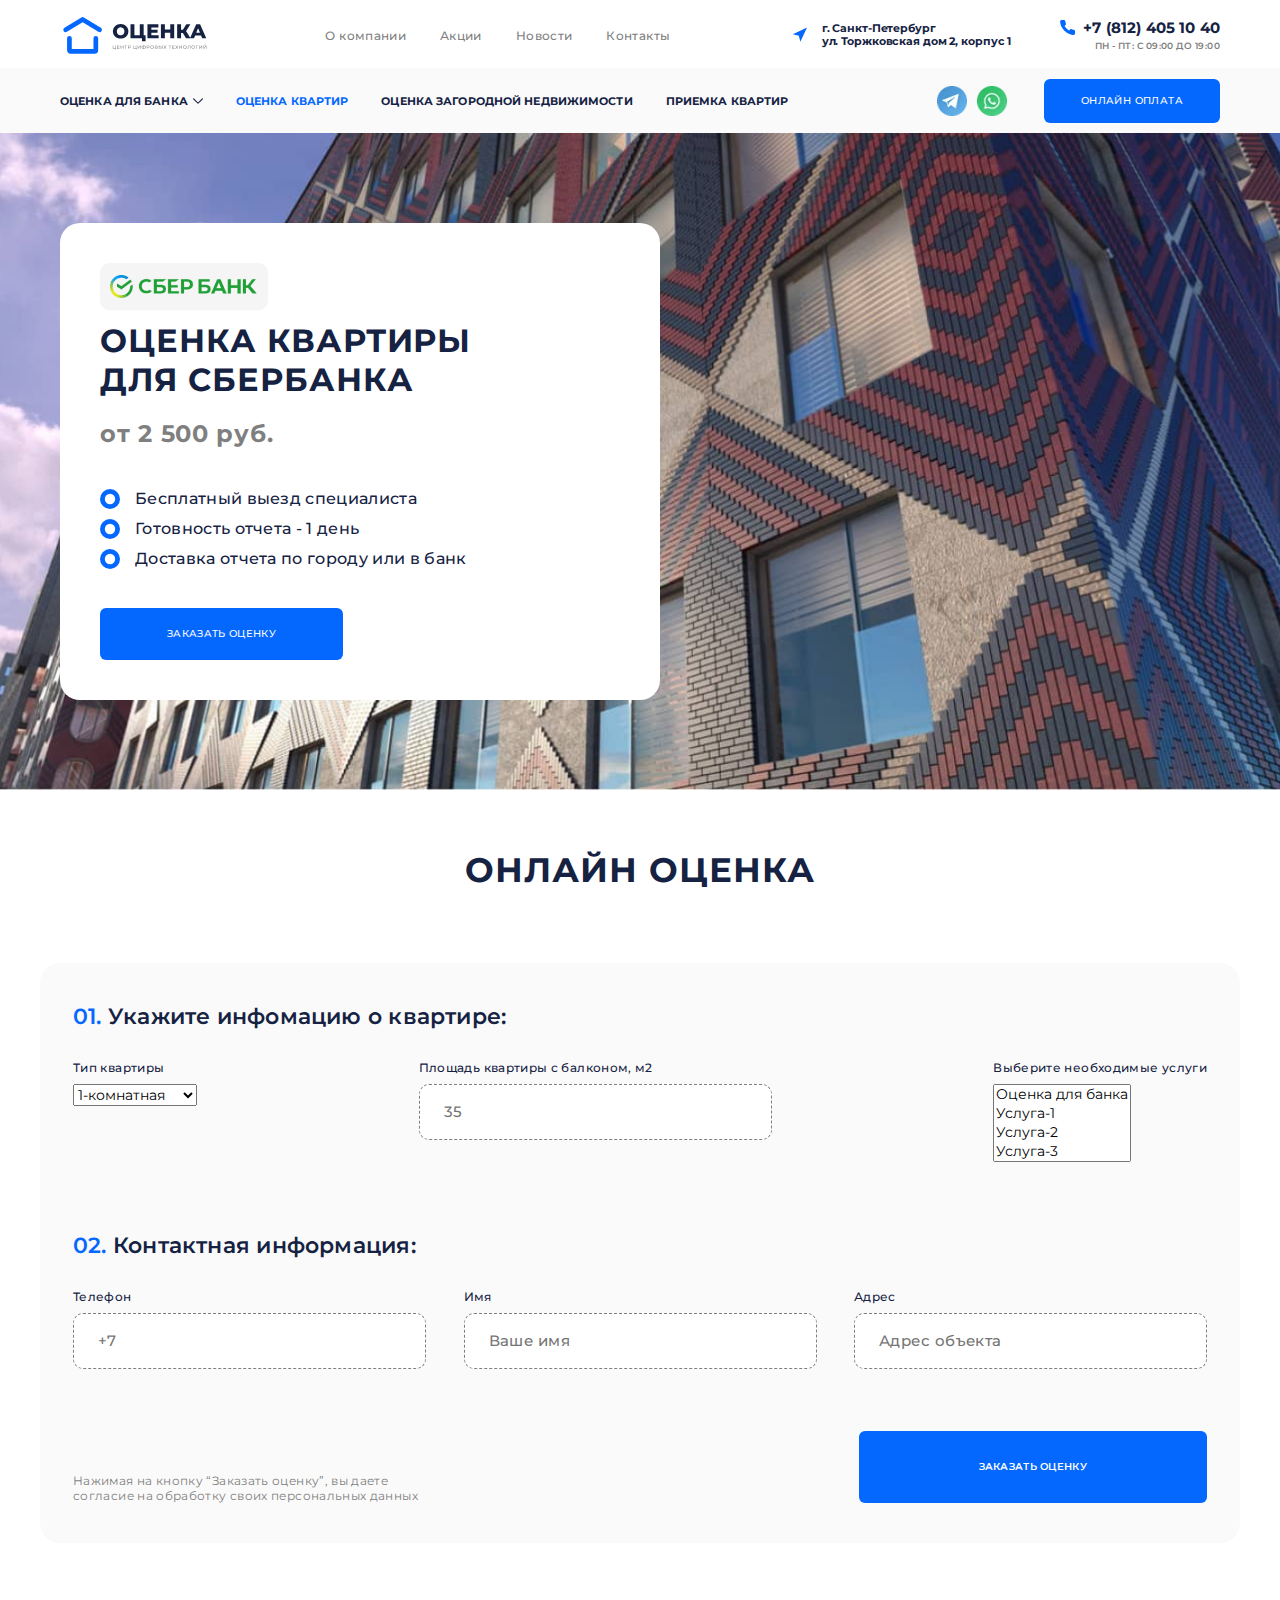
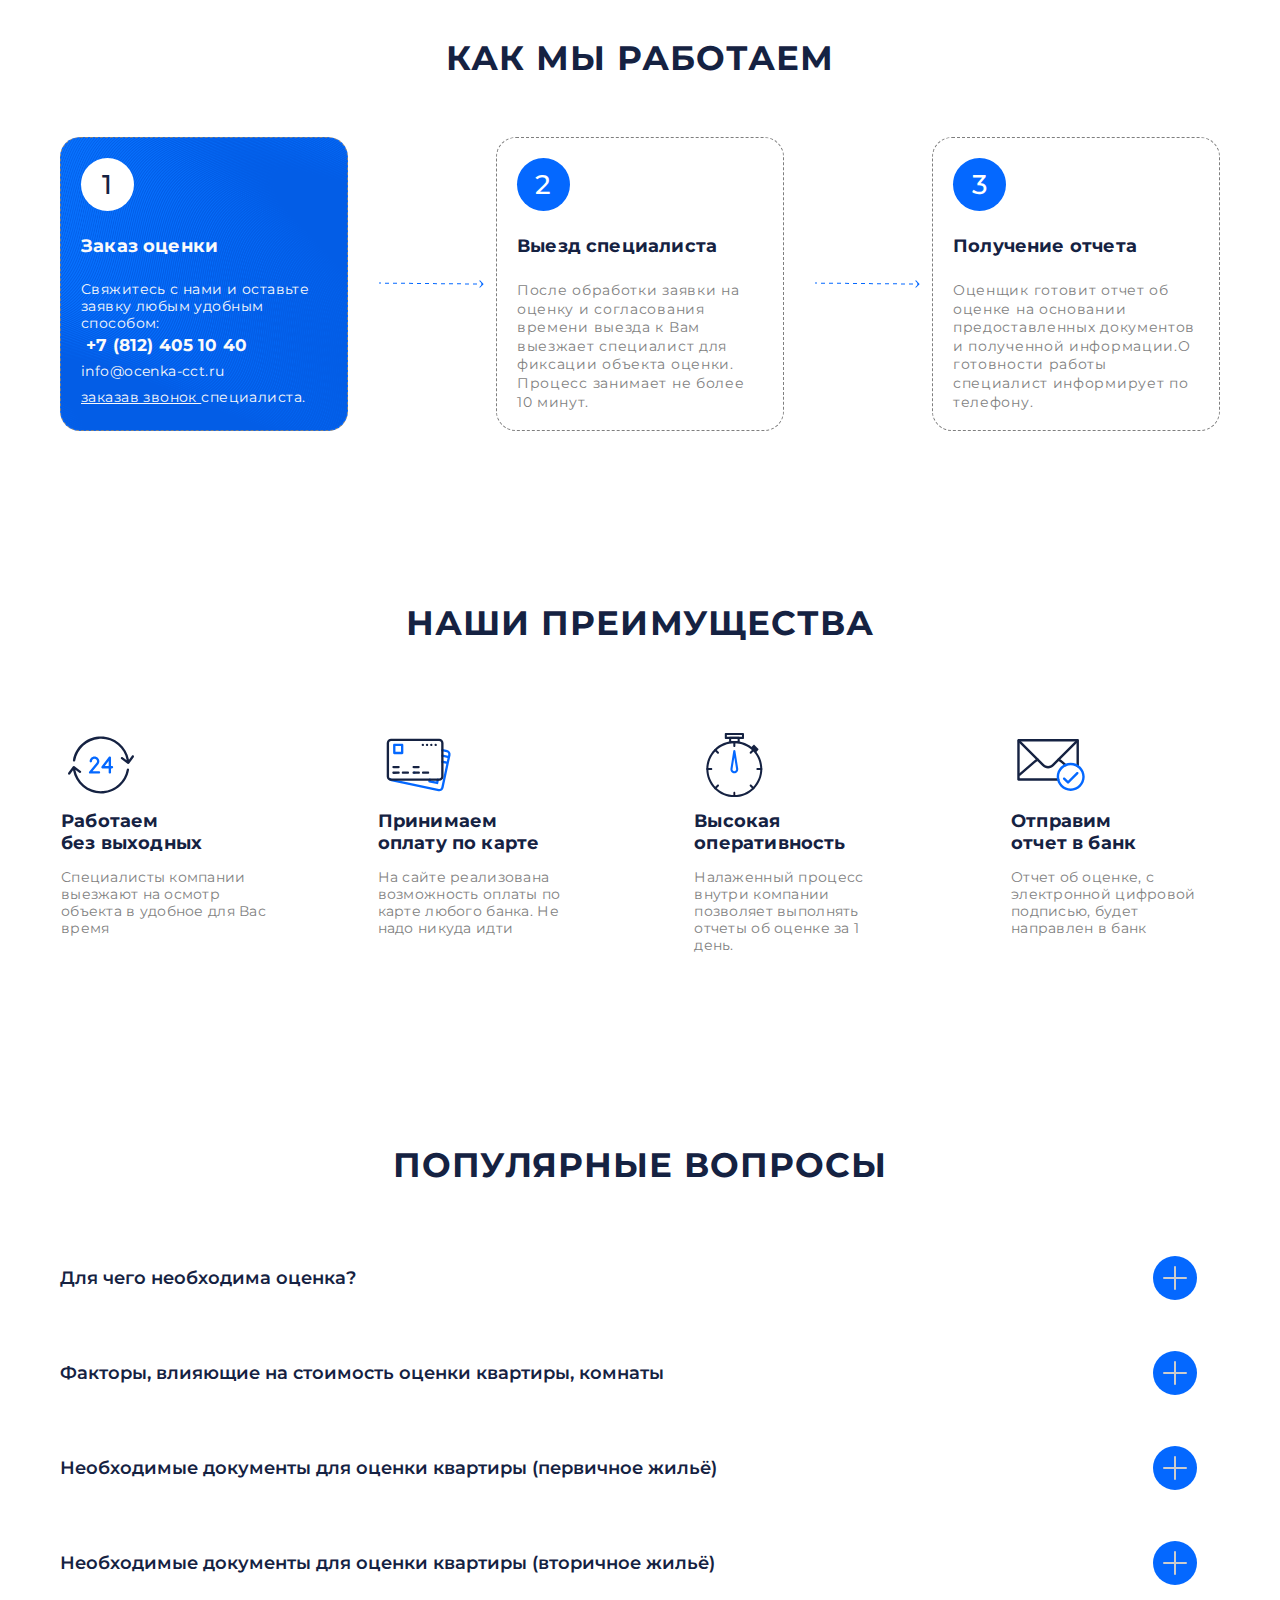
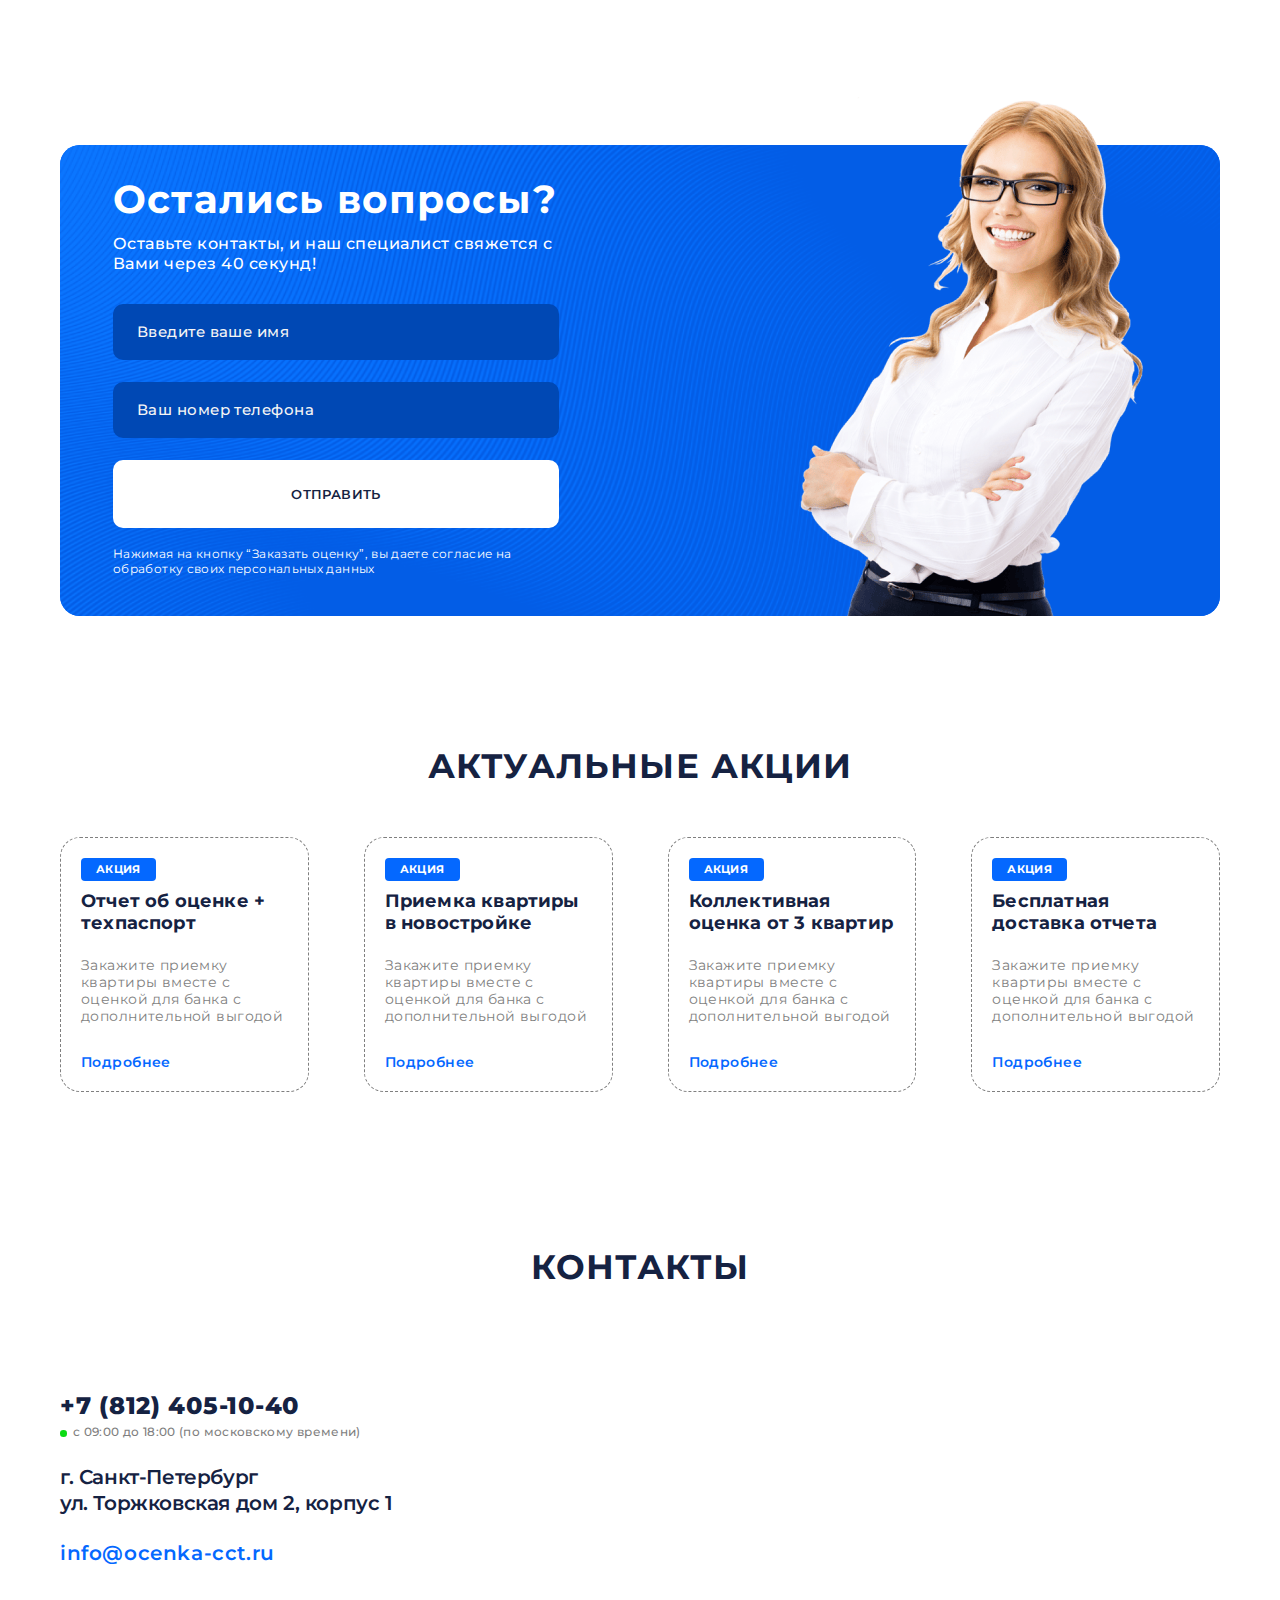
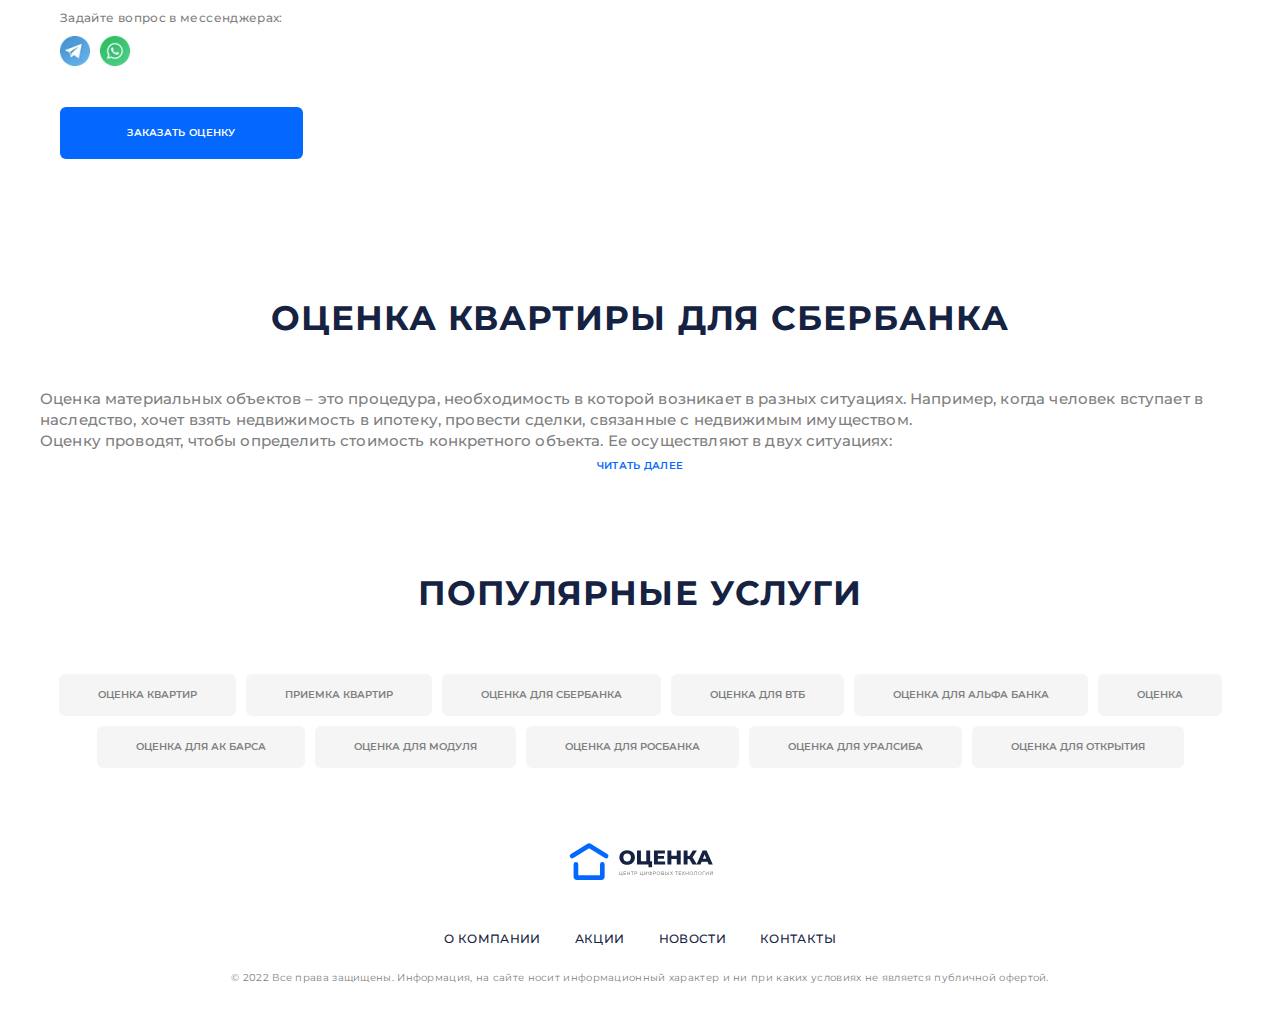
<file: page-apartment.html>
<!DOCTYPE html>
<html lang="ru">

<head>
   <meta charset="UTF-8">
   <meta http-equiv="X-UA-Compatible" content="IE=edge">
   <meta name="viewport" content="width=device-width, initial-scale=1.0">
   <title>Оценка квартир </title>
   <link rel="apple-touch-icon" sizes="180x180" href="images/favicons/apple-touch-icon.png">
   <link rel="icon" type="image/png" sizes="32x32" href="images/favicons/favicon-32x32.png">
   <link rel="icon" type="image/png" sizes="16x16" href="images/favicons/favicon-16x16.png">
   <link rel="manifest" href="images/favicons/site.webmanifest">
   <link rel="mask-icon" href="images/favicons/safari-pinned-tab.svg" color="#5bbad5">
   <meta name="msapplication-TileColor" content="#2d89ef">
   <meta name="theme-color" content="#248fff">
   <link rel="stylesheet" href="https://cdn.jsdelivr.net/npm/@fancyapps/ui@4.0/dist/fancybox.css">
   <link rel="preconnect" href="https://fonts.googleapis.com">
   <link rel="preconnect" href="https://fonts.gstatic.com" crossorigin>
   <link href="https://fonts.googleapis.com/css2?family=Montserrat:wght@400;500;600;700;800&display=swap"
      rel="stylesheet">
   <link rel="stylesheet" href="css/choices.min.css">
   <link rel="stylesheet" href="css/jquery.readall.min.css">
   <link rel="stylesheet" href="css/style.min.css">
</head>

<body>


   <div class="wrapper">
      <div class="btn__up">&uarr;</div>

      <header class="header">
         <div class="container-big  header__container-big">
            <div class="container">
               <div class="header__top">
                  <div class="header__top-inner">
                     <a class="logo" href="index.html">
                        <img class="logo__img" src="images/logo.svg" alt="">
                     </a>
                     <nav class="menu">
                        <ul class="menu__list">
                           <li class="menu__list-item">
                              <a class="menu__list-link" href="page-company.html">О компании</a>
                           </li>
                           <li class="menu__list-item">
                              <a class="menu__list-link" href="#">Акции</a>
                           </li>
                           <li class="menu__list-item">
                              <a class="menu__list-link" href="page-news.html">Новости</a>
                           </li>
                           <li class="menu__list-item">
                              <a class="menu__list-link" href="#">Контакты</a>
                           </li>
                        </ul>
                     </nav>
                     <nav class="menu__mobile">
                        <ul class="menu__list-mobile">
                           <li class="menu__list-item">
                              <div class="bottom-menu-mobile__block">
                                 <nav class="bottom-menu">
                                    <ul class="bottom-menu__list">
                                       <li class="bottom-menu__list-item bottom-menu__list-item-bank">
                                          <p
                                             class="bottom-menu__list-link bottom-menu__list-link-bank  bottom-menu__list-link-bank-mobile">
                                             Оценка
                                             для банка</p>
                                          <svg class="mobile-menu__arrow" width="9" height="6" viewBox="0 0 9 6"
                                             fill="none" xmlns="http://www.w3.org/2000/svg">
                                             <path
                                                d="M4.5 5.51047C4.36637 5.51047 4.23327 5.45977 4.1313 5.35809L0.152739 1.37954C-0.0509132 1.17564 -0.0509132 0.845785 0.152739 0.642424C0.356392 0.438528 0.686247 0.438528 0.889851 0.642424L4.5 4.25228L8.11015 0.642424C8.3138 0.438528 8.64366 0.438528 8.84726 0.642424C9.05091 0.846076 9.05091 1.17564 8.84726 1.37954L4.86846 5.35809C4.76678 5.45977 4.63339 5.51047 4.5 5.51047Z"
                                                fill="#152242" />
                                          </svg>
                                          <ul class="bottom- sub- menu__list    bottom-sub-menu__list-mobile">
                                             <li class="bottom-sub-menu__list-item">
                                                <a class="bottom-sub-menu__list-link" href="#">Сбербанк</a>
                                             </li>
                                             <li class="bottom-sub-menu__list-item">
                                                <a class="bottom-sub-menu__list-link" href="#">Альфа банк</a>
                                             </li>
                                             <li class="bottom-sub-menu__list-item">
                                                <a class="bottom-sub-menu__list-link" href="#">Открытие</a>
                                             </li>
                                             <li class="bottom-sub-menu__list-item">
                                                <a class="bottom-sub-menu__list-link" href="#">Ак Барс</a>
                                             </li>
                                             <li class="bottom-sub-menu__list-item">
                                                <a class="bottom-sub-menu__list-link" href="#">Россия</a>
                                             </li>
                                             <li class="bottom-sub-menu__list-item">
                                                <a class="bottom-sub-menu__list-link" href="#">Уралсиб банк</a>
                                             </li>
                                          </ul>
                                       </li>
                                       <li class="bottom-menu__list-item">
                                          <a class="bottom-menu__list-link" href="page-apartment.html">Оценка
                                             квартир</a>
                                       </li>
                                       <li class="bottom-menu__list-item">
                                          <a class="bottom-menu__list-link" href="#">Оценка загородной недвижимости</a>
                                       </li>
                                       <li class="bottom-menu__list-item">
                                          <a class="bottom-menu__list-link" href="#">приемка квартир</a>
                                       </li>

                                    </ul>
                                 </nav>
                              </div>
                           </li>
                           <li class="menu__list-item">
                              <a class="menu__list-link" href="page-company.html">О компании</a>
                           </li>
                           <li class="menu__list-item">
                              <a class="menu__list-link" href="#">Акции</a>
                           </li>
                           <li class="menu__list-item">
                              <a class="menu__list-link" href="page-news.html">Новости</a>
                           </li>
                           <li class="menu__list-item">
                              <a class="menu__list-link" href="#">Контакты</a>
                           </li>
                           <li class="menu__list-item">
                              <div class="mobile-contacts__block">
                                 <div class="contacts__phone-box">
                                    <a class="contacts__phone" href="tel:+78124051040">
                                       <svg class="contacts__phone-img" width="15" height="15" viewBox="0 0 15 15"
                                          fill="none" xmlns="http://www.w3.org/2000/svg">
                                          <path
                                             d="M14.9996 11.217V13.467C15.0004 13.6758 14.9576 13.8826 14.874 14.074C14.7903 14.2654 14.6675 14.4372 14.5136 14.5784C14.3597 14.7196 14.178 14.8271 13.9801 14.894C13.7823 14.9609 13.5726 14.9858 13.3646 14.967C11.0567 14.7162 8.83981 13.9276 6.89208 12.6645C5.07995 11.513 3.54358 9.97662 2.39208 8.16449C1.12457 6.2079 0.335762 3.98024 0.0895823 1.66199C0.0708423 1.45459 0.0954923 1.24556 0.161962 1.04821C0.228432 0.850859 0.335262 0.669509 0.475662 0.515709C0.616052 0.361909 0.786942 0.239019 0.977432 0.154879C1.16791 0.0707391 1.37384 0.0271891 1.58208 0.0269891H3.83208C4.19606 0.0234091 4.54893 0.152299 4.8249 0.389639C5.10088 0.626979 5.28114 0.956579 5.33208 1.31699C5.42705 2.03704 5.60317 2.74404 5.85708 3.42449C5.95799 3.69294 5.97983 3.98468 5.92001 4.26515C5.86019 4.54563 5.72123 4.80308 5.51958 5.00699L4.56708 5.95949C5.63475 7.83715 7.18942 9.39182 9.06711 10.4595L10.0196 9.50702C10.2235 9.30532 10.4809 9.16642 10.7614 9.10652C11.0419 9.04672 11.3336 9.06862 11.6021 9.16952C12.2825 9.42342 12.9895 9.59952 13.7096 9.69452C14.0739 9.74592 14.4066 9.92942 14.6445 10.2101C14.8823 10.4908 15.0087 10.8492 14.9996 11.217Z"
                                             fill="#0468FF" />
                                       </svg>
                                       +7 (812) 405 10 40
                                    </a>
                                    <p class="  contacts__hours-mobile">
                                       ПН - ПТ: с 09:00 до 19:00
                                    </p>
                                 </div>
                                 <div class="bottom__social-block-mobile">
                                    <div class="social-block__inner">
                                       <div class="social-block">
                                          <a class="social__link" href="#">
                                             <img class="social__img" src="images/icons/social-telegram.png"
                                                alt="telegram">
                                          </a>
                                          <a class="social__link" href="#">
                                             <img class="social__img" src="images/icons/social-whatsapp.png"
                                                alt="whatsapp">
                                          </a>
                                       </div>
                                    </div>
                                 </div>
                              </div>
                           </li>
                        </ul>
                     </nav>
                     <div class="header__contacts">
                        <div class="header__contacts-inner">
                           <div class="contacts__address-box">
                              <svg class="contacts__address-img" width="15" height="15" viewBox="0 0 15 15" fill="none"
                                 xmlns="http://www.w3.org/2000/svg">
                                 <path d="M0.333496 6.75L14.5835 0L7.8335 14.25L6.3335 8.25L0.333496 6.75Z"
                                    fill="#0468FF" />
                              </svg>
                              <p class="contacts__address-city">
                                 г. Санкт-Петербург
                              </p>
                              <p class="contacts__address-street">
                                 ул. Торжковская дом 2, корпус 1
                              </p>
                           </div>
                           <div class="contacts__phone-box">
                              <a class="contacts__phone" href="tel:+78124051040">
                                 <svg class="contacts__phone-img" width="15" height="15" viewBox="0 0 15 15" fill="none"
                                    xmlns="http://www.w3.org/2000/svg">
                                    <path
                                       d="M14.9996 11.217V13.467C15.0004 13.6758 14.9576 13.8826 14.874 14.074C14.7903 14.2654 14.6675 14.4372 14.5136 14.5784C14.3597 14.7196 14.178 14.8271 13.9801 14.894C13.7823 14.9609 13.5726 14.9858 13.3646 14.967C11.0567 14.7162 8.83981 13.9276 6.89208 12.6645C5.07995 11.513 3.54358 9.97662 2.39208 8.16449C1.12457 6.2079 0.335762 3.98024 0.0895823 1.66199C0.0708423 1.45459 0.0954923 1.24556 0.161962 1.04821C0.228432 0.850859 0.335262 0.669509 0.475662 0.515709C0.616052 0.361909 0.786942 0.239019 0.977432 0.154879C1.16791 0.0707391 1.37384 0.0271891 1.58208 0.0269891H3.83208C4.19606 0.0234091 4.54893 0.152299 4.8249 0.389639C5.10088 0.626979 5.28114 0.956579 5.33208 1.31699C5.42705 2.03704 5.60317 2.74404 5.85708 3.42449C5.95799 3.69294 5.97983 3.98468 5.92001 4.26515C5.86019 4.54563 5.72123 4.80308 5.51958 5.00699L4.56708 5.95949C5.63475 7.83715 7.18942 9.39182 9.06711 10.4595L10.0196 9.50702C10.2235 9.30532 10.4809 9.16642 10.7614 9.10652C11.0419 9.04672 11.3336 9.06862 11.6021 9.16952C12.2825 9.42342 12.9895 9.59952 13.7096 9.69452C14.0739 9.74592 14.4066 9.92942 14.6445 10.2101C14.8823 10.4908 15.0087 10.8492 14.9996 11.217Z"
                                       fill="#0468FF" />
                                 </svg>
                                 +7 (812) 405 10 40
                              </a>
                              <p class="contacts__hours">
                                 ПН - ПТ: с 09:00 до 19:00
                              </p>
                           </div>
                        </div>
                     </div>
                     <button type="button" class="icon-menu"><span></span></button>
                  </div>
               </div>
            </div>
         </div>
         <div class="header__bottom">
            <div class="container-big">
               <div class="container">
                  <div class="header__bottom-inner" data-da=".menu__list ,767,last">
                     <div class="bottom-menu__block">
                        <nav class="bottom-menu">
                           <ul class="bottom-menu__list">
                              <li class="bottom-menu__list-item bottom-menu__list-item-bank">
                                 <a class="bottom-menu__list-link bottom-menu__list-link-bank" href="#">Оценка для
                                    банка</a>
                                 <svg class="menu__arrow arrow" width="9" height="6" viewBox="0 0 9 6" fill="none"
                                    xmlns="http://www.w3.org/2000/svg">
                                    <path
                                       d="M4.5 5.51047C4.36637 5.51047 4.23327 5.45977 4.1313 5.35809L0.152739 1.37954C-0.0509132 1.17564 -0.0509132 0.845785 0.152739 0.642424C0.356392 0.438528 0.686247 0.438528 0.889851 0.642424L4.5 4.25228L8.11015 0.642424C8.3138 0.438528 8.64366 0.438528 8.84726 0.642424C9.05091 0.846076 9.05091 1.17564 8.84726 1.37954L4.86846 5.35809C4.76678 5.45977 4.63339 5.51047 4.5 5.51047Z"
                                       fill="#152242" />
                                 </svg>
                                 <ul class="bottom-sub-menu__list">
                                    <li class="box-shadow-item">
                                       <ul class="box-shadow-list">
                                          <li class="bottom-sub-menu__list-item">
                                             <a class="bottom-sub-menu__list-link" href="#">оценка
                                                квартир</a>
                                             <svg class="sub-menu__arrow arrow" width="9" height="6" viewBox="0 0 9 6"
                                                fill="none" xmlns="http://www.w3.org/2000/svg">
                                                <path
                                                   d="M4.5 5.51047C4.36637 5.51047 4.23327 5.45977 4.1313 5.35809L0.152739 1.37954C-0.0509132 1.17564 -0.0509132 0.845785 0.152739 0.642424C0.356392 0.438528 0.686247 0.438528 0.889851 0.642424L4.5 4.25228L8.11015 0.642424C8.3138 0.438528 8.64366 0.438528 8.84726 0.642424C9.05091 0.846076 9.05091 1.17564 8.84726 1.37954L4.86846 5.35809C4.76678 5.45977 4.63339 5.51047 4.5 5.51047Z"
                                                   fill="#152242" />
                                             </svg>
                                             <ul class="bottom-sub-sub-menu__list">
                                                <li class="box-shadow-item">
                                                   <ul class="box-shadow-list">
                                                      <li class="bottom-sub-sub-menu__list-item">
                                                         <a class="bottom-sub-sub-menu__list-link" href="#">третий
                                                            уровень</a>
                                                         <svg class="sub-sub-menu__arrow arrow" width="9" height="6"
                                                            viewBox="0 0 9 6" fill="none"
                                                            xmlns="http://www.w3.org/2000/svg">
                                                            <path
                                                               d="M4.5 5.51047C4.36637 5.51047 4.23327 5.45977 4.1313 5.35809L0.152739 1.37954C-0.0509132 1.17564 -0.0509132 0.845785 0.152739 0.642424C0.356392 0.438528 0.686247 0.438528 0.889851 0.642424L4.5 4.25228L8.11015 0.642424C8.3138 0.438528 8.64366 0.438528 8.84726 0.642424C9.05091 0.846076 9.05091 1.17564 8.84726 1.37954L4.86846 5.35809C4.76678 5.45977 4.63339 5.51047 4.5 5.51047Z"
                                                               fill="#152242" />
                                                         </svg>
                                                         <ul class="bottom-sub-sub-sub-menu__list">
                                                            <li class="box-shadow-item">
                                                               <ul class="box-shadow-list">
                                                                  <li class="bottom-sub-sub-sub-menu__list-item">
                                                                     <a class="bottom-sub-sub-sub-menu__list-link"
                                                                        href="#">четвёртый
                                                                        уровень</a>
                                                                  </li>
                                                                  <li class="bottom-sub-sub-sub-menu__list-item">
                                                                     <a class="bottom-sub-sub-sub-menu__list-link"
                                                                        href="#">четвёртый
                                                                        уровень</a>
                                                                  </li>
                                                               </ul>
                                                            </li>
                                                         </ul>
                                                      </li>
                                                      <li class="bottom-sub-sub-menu__list-item">
                                                         <a class="bottom-sub-sub-menu__list-link" href="#">третий
                                                            уровень</a>
                                                      </li>
                                                      <li class="bottom-sub-sub-menu__list-item">
                                                         <a class="bottom-sub-sub-menu__list-link" href="#">третий
                                                            уровень</a>
                                                      </li>
                                                   </ul>
                                                </li>
                                             </ul>
                                          </li>
                                          <li class="bottom-sub-menu__list-item">
                                             <a class="bottom-sub-menu__list-link" href="#">оценка комнат</a>
                                          </li>
                                          <li class="bottom-sub-menu__list-item">
                                             <a class="bottom-sub-menu__list-link" href="#">оценка домов</a>
                                          </li>
                                          <li class="bottom-sub-menu__list-item">
                                             <a class="bottom-sub-menu__list-link" href="#">оценка участков</a>
                                          </li>
                                       </ul>
                                    </li>
                                 </ul>
                              </li>
                              <li class="bottom-menu__list-item">
                                 <a class="bottom-menu__list-link menu__link--decor" href="#">Оценка квартир</a>
                              </li>
                              <li class="bottom-menu__list-item">
                                 <a class="bottom-menu__list-link" href="#">Оценка загородной недвижимости</a>
                              </li>
                              <li class="bottom-menu__list-item">
                                 <a class="bottom-menu__list-link" href="#">приемка квартир</a>
                              </li>
                           </ul>
                        </nav>
                     </div>
                     <div class="bottom__social-block">
                        <div class="social-block__inner">
                           <div class="social-block">
                              <a class="social__link" href="#">
                                 <img class="social__img" src="images/icons/social-telegram.png" alt="telegram">
                              </a>
                              <a class="social__link" href="#">
                                 <img class="social__img" src="images/icons/social-whatsapp.png" alt="whatsapp">
                              </a>
                           </div>
                           <button class="payment__btn"> онлайн оплата</button>
                        </div>
                     </div>
                  </div>
               </div>
            </div>
         </div>
         <div class="header__content  page-apartment-header__content">
            <div class="container-big">
               <div class="container">
                  <div class="header__content-inner">
                     <div class="header__content-block">
                        <div class="header__content-title-box     page-apartment-header__content-title-box ">
                           <img class="bank-logo__img" src="images/logo-sberbank.png" alt="логотип сбербанка">
                           <h1 class="header__content-title  page-apartment-header__content-title">
                              Оценка квартиры
                              для сбербанка
                           </h1>
                        </div>
                        <p class="page-apartment-header__content-price">
                           от 2 500 руб.
                        </p>
                        <ul class="header__content-list">
                           <li class="header__content-item">
                              <p class="header__content-text">Бесплатный выезд специалиста</p>
                           </li>
                           <li class="header__content-item">
                              <p class="header__content-text">Готовность отчета - 1 день</p>
                           </li>
                           <li class="header__content-item">
                              <p class="header__content-text">Доставка отчета по городу или в банк</p>
                           </li>
                        </ul>
                        <button class="header__content-btn" data-popup="#application">
                           Заказать оценку
                        </button>
                     </div>
                  </div>
               </div>
            </div>
         </div>
      </header>

      <main class="main">

         <section class="evaluation">
            <div class="container-big  evaluation-container-big">
               <div class="container">
                  <div class="section__title-box evaluation__title-box ">
                     <h2 class="section__title  page-apartment-section__title ">Онлайн оценка</h2>
                  </div>
               </div>
               <div class="evaluation__wrapper">
                  <div class="container">
                     <div class="evaluation__inner">
                        <div class="form__block">
                           <div class="form__block-inner">
                              <form class="evaluation__form" action="#">
                                 <div class="evaluation__form-inner">
                                    <div class="evaluation__info-block">
                                       <div class="evaluation__sub-title-box">
                                          <p class="evaluation__sub-title">
                                             <span class="evaluation__sub-title-num">01.</span>
                                             Укажите инфомацию о квартире:
                                          </p>
                                       </div>
                                       <div class="evaluation__info-body">
                                          <div class="evaluation__info-type">
                                             <p class="evaluation__info-title">Тип квартиры</p>
                                             <select class="multi-default ">
                                                <option value="Choice 1">1-комнатная</option>
                                                <option value="Choice 2">2-х комнатная</option>
                                                <option value="Choice 3">3-х комнатная</option>
                                                <option value="Choice 4">4-х комнатная</option>
                                                <option value="Choice 5">5-комнатная</option>
                                                <option value="Choice 6">6-комнатная</option>
                                                <option value="Choice 7">7-комнатная</option>
                                                <option value="Choice 8" disabled>8-комнатная</option>
                                             </select>
                                          </div>
                                          <div class="evaluation__info-area">
                                             <p class="evaluation__info-title">
                                                Площадь квартиры с балконом, м2
                                             </p>
                                             <input class="evaluation__area-input" type="number" placeholder="35">
                                          </div>
                                          <div class="evaluation__info-services">
                                             <p class="evaluation__info-title">
                                                Выберите необходимые услуги
                                             </p>
                                             <select class="form-control-2" name="choices-multiple-remove-button"
                                                id="choices-multiple-remove-button-2" multiple>
                                                <option class="services__option" value="0">
                                                   Оценка для банка
                                                </option>
                                                <option value="Услуга 1">Услуга-1</option>
                                                <option value="Услуга 2">Услуга-2</option>
                                                <option value="Услуга 3">Услуга-3</option>
                                                <option value="Услуга 4">Услуга-4</option>
                                                <option value="Услуга 5">Услуга-5</option>
                                                <option value="Услуга 6">Услуга-6</option>
                                                <option value="Услуга 7">Услуга-7</option>
                                                <option value="Услуга 8" disabled>Услуга-8</option>
                                             </select>
                                          </div>
                                       </div>
                                    </div>
                                    <div class="evaluation__contacts-block">
                                       <div class="evaluation__sub-title-box">
                                          <p class="evaluation__sub-title">
                                             <span class="evaluation__sub-title-num">02.</span>
                                             Контактная информация:
                                          </p>
                                       </div>
                                       <div class="evaluation__contacts-body">
                                          <div class="evaluation__contacts-phone">
                                             <p class="evaluation__contacts-title">
                                                Телефон
                                             </p>
                                             <input class="evaluation__phone-input" type="tel" placeholder="+7">
                                          </div>
                                          <div class="evaluation__contacts-name">
                                             <p class="evaluation__contacts-title">
                                                Имя
                                             </p>
                                             <input class="evaluation__phone-input" type="text" placeholder="Ваше имя">
                                          </div>
                                          <div class="evaluation__contacts-address">
                                             <p class="evaluation__contacts-title">
                                                Адрес
                                             </p>
                                             <input class="evaluation__phone-input" type="text"
                                                placeholder="Адрес объекта">
                                          </div>
                                       </div>
                                       <div class="evaluation__order-box">
                                          <p class="evaluation__order-description">
                                             Нажимая на кнопку “Заказать оценку”, вы даете
                                             согласие на обработку своих персональных данных
                                          </p>
                                          <button type="submit" class="evaluation__order-btn" data-popup="#application">
                                             Заказать оценку
                                          </button>
                                       </div>
                                    </div>
                                 </div>
                              </form>
                           </div>
                        </div>
                     </div>
                  </div>
               </div>
            </div>
         </section>

         <section class="work">
            <div class="container-big">
               <div class="container">
                  <div class="section__title-box work__title-box">
                     <h2 class="section__title   page-apartment-section__title ">Как мы работаем</h2>
                  </div>
               </div>
               <div class="work__inner  page-apartment-work__inner">
                  <ul class="work__items ">
                     <li class="work__item work__item--color">
                        <img class="line-decor" src="images/icons/work-arrow-decor.svg" alt="">
                        <div class="work__item-body">
                           <p class="work__item-number work__item-number--color">
                              1
                           </p>
                           <p class="work__item-title work__item-title--color">
                              Заказ оценки
                           </p>
                           <div class="work__item-info-box work__item-info-box--color">
                              <p class="work__item-text  work__item-text--color">
                                 Свяжитесь с нами и оставьте заявку любым удобным способом:
                              </p>
                              <a class="work__item-phone" href="tel:+78124051040"> +7 (812) 405 10 40</a>
                              <a class="work__item-mail" href="mailto:info@ocenka-cct.ru"> info@ocenka-cct.ru</a>
                              <div class="work__item-call">
                                 <a class="work__item-call-link" href="#">заказав звонок </a> специалиста.
                              </div>
                           </div>
                        </div>
                     </li>
                     <li class="work__item">
                        <img class="line-decor" src="images/icons/work-arrow-decor.svg" alt="">
                        <div class="work__item-body">
                           <p class="work__item-number">
                              2
                           </p>
                           <p class="work__item-title">
                              Выезд специалиста
                           </p>
                           <div class="work__item-info-box">
                              <p class="work__item-text">
                                 После обработки заявки на оценку и согласования времени выезда к Вам выезжает
                                 специалист
                                 для фиксации объекта оценки. Процесс занимает не более 10 минут.
                              </p>
                           </div>
                        </div>
                     </li>
                     <li class="work__item">
                        <div class="work__item-body">
                           <p class="work__item-number">
                              3
                           </p>
                           <p class="work__item-title">
                              Получение отчета
                           </p>
                           <div class="work__item-info-box">
                              <p class="work__item-text">
                                 Оценщик готовит отчет об оценке на основании предоставленных документов и полученной
                                 информации.О готовности работы специалист информирует по телефону.
                              </p>
                           </div>
                        </div>
                     </li>
                  </ul>
               </div>
            </div>
         </section>

         <section class="benefits  page-apartment__benefits">
            <div class="container-big  benefits__container-big  ">
               <div class="section__title-box benefits__title-box ">
                  <h2 class="section__title">Наши преимущества</h2>
               </div>
               <div class="benefits__inner">
                  <ul class="benefits__items">
                     <li class="benefits__item">
                        <div class="benefits__item-body">
                           <img class="benefits__item-img" src="images/icons/benefits-icon-01.svg" alt="">
                           <div class="benefits__item-title">
                              Работаем <br> без выходных
                           </div>
                           <div class="benefits__item-text">
                              Специалисты компании выезжают на осмотр объекта в удобное для Вас время
                           </div>
                        </div>
                     </li>
                     <li class="benefits__item">
                        <div class="benefits__item-body">
                           <img class="benefits__item-img" src="images/icons/benefits-icon-02.svg" alt="">
                           <div class="benefits__item-title">
                              Принимаем <br> оплату по карте
                           </div>
                           <div class="benefits__item-text">
                              На сайте реализована возможность оплаты по карте любого банка. Не надо никуда идти
                           </div>
                        </div>
                     </li>
                     <li class="benefits__item">
                        <div class="benefits__item-body">
                           <img class="benefits__item-img" src="images/icons/benefits-icon-03.svg" alt="">
                           <div class="benefits__item-title">
                              Высокая <br> оперативность
                           </div>
                           <div class="benefits__item-text">
                              Налаженный процесс внутри компании позволяет выполнять отчеты об оценке за 1 день.
                           </div>
                        </div>
                     </li>
                     <li class="benefits__item">
                        <div class="benefits__item-body">
                           <img class="benefits__item-img" src="images/icons/benefits-icon-04.svg" alt="">
                           <div class="benefits__item-title">
                              Отправим <br> отчет в банк
                           </div>
                           <div class="benefits__item-text">
                              Отчет об оценке, с электронной цифровой подписью, будет направлен в банк
                           </div>
                        </div>
                     </li>
                  </ul>
               </div>
            </div>
         </section>

         <section class="popular-topics">
            <div class="container-big">
               <div class="container">
                  <div class="section__title-box popular-topics__title-box ">
                     <h2 class="section__title">Популярные вопросы</h2>
                  </div>
               </div>
               <div class="container">
                  <div class="popular-topics__inner">
                     <ul class="popular-topics__items">
                        <li class="popular-topics__item">
                           <div class="popular-topics__item-body block" data-spollers=",max" data-one-spoller>
                              <button type="button" class="popular-topics__block-title  block__title " data-spoller>
                                 Для чего необходима оценка?
                                 <svg class="popular-topics__img" width="44" height="44" viewBox="0 0 44 44" fill="none"
                                    xmlns="http://www.w3.org/2000/svg">
                                    <circle r="22" transform="matrix(-1 0 0 1 22 22)" fill="#0468FF" />
                                 </svg>
                              </button>
                              <ul class="popular-topics__item-list">
                                 <li class="popular-topics__item-box">
                                    <p class="popular-topics__item-text">
                                       Получение кредита под залог жилой недвижимости (оценка квартиры, комнаты для
                                       ипотеки);
                                    </p>
                                 </li>
                                 <li class="popular-topics__item-box">
                                    <p class="popular-topics__item-text">
                                       Разрешение имущественных споров (оценка доли в квартире, оценка комнаты, оценка
                                       квартиры для суда);
                                    </p>
                                 </li>
                                 <li class="popular-topics__item-box">
                                    <p class="popular-topics__item-text">
                                       Совершение сделки купли-продажи, дарения, мены, ренты, наследования, аренды;
                                    </p>
                                 </li>
                                 <li class="popular-topics__item-box">
                                    <p class="popular-topics__item-text">
                                       Приватизация имущества, проведение страхования, для судебных приставов;
                                    </p>
                                 </li>
                                 <li class="popular-topics__item-box">
                                    <p class="popular-topics__item-text">
                                       Определение размера ущерба, нанесенного недвижимому имуществу третьими лицами;
                                    </p>
                                 </li>
                                 <li class="popular-topics__item-box">
                                    <p class="popular-topics__item-text">
                                       Определение стоимости незавершенного строительства.
                                    </p>
                                 </li>
                              </ul>
                           </div>
                        </li>
                        <li class="popular-topics__item">
                           <div class="popular-topics__item-body block" data-spollers=",max" data-one-spoller>
                              <button type="button" class="popular-topics__block-title  block__title" data-spoller>
                                 Факторы, влияющие на стоимость оценки квартиры, комнаты
                                 <svg class="popular-topics__img" width="44" height="44" viewBox="0 0 44 44" fill="none"
                                    xmlns="http://www.w3.org/2000/svg">
                                    <circle r="22" transform="matrix(-1 0 0 1 22 22)" fill="#0468FF" />
                                 </svg>
                              </button>
                              <ul class="popular-topics__item-list">
                                 <li class="popular-topics__item-box">
                                    <p class="popular-topics__item-text">
                                       Получение кредита под залог жилой недвижимости (оценка квартиры, комнаты для
                                       ипотеки);
                                    </p>
                                 </li>
                                 <li class="popular-topics__item-box">
                                    <p class="popular-topics__item-text">
                                       Разрешение имущественных споров (оценка доли в квартире, оценка комнаты, оценка
                                       квартиры для суда);
                                    </p>
                                 </li>
                                 <li class="popular-topics__item-box">
                                    <p class="popular-topics__item-text">
                                       Совершение сделки купли-продажи, дарения, мены, ренты, наследования, аренды;
                                    </p>
                                 </li>
                                 <li class="popular-topics__item-box">
                                    <p class="popular-topics__item-text">
                                       Приватизация имущества, проведение страхования, для судебных приставов;
                                    </p>
                                 </li>
                                 <li class="popular-topics__item-box">
                                    <p class="popular-topics__item-text">
                                       Определение размера ущерба, нанесенного недвижимому имуществу третьими лицами;
                                    </p>
                                 </li>
                                 <li class="popular-topics__item-box">
                                    <p class="popular-topics__item-text">
                                       Определение стоимости незавершенного строительства.
                                    </p>
                                 </li>
                              </ul>
                           </div>
                        </li>
                        <li class="popular-topics__item">
                           <div class="popular-topics__item-body block" data-spollers=",max" data-one-spoller>
                              <button type="button" class="popular-topics__block-title  block__title" data-spoller>
                                 Необходимые документы для оценки квартиры (первичное жильё)
                                 <svg class="popular-topics__img" width="44" height="44" viewBox="0 0 44 44" fill="none"
                                    xmlns="http://www.w3.org/2000/svg">
                                    <circle r="22" transform="matrix(-1 0 0 1 22 22)" fill="#0468FF" />
                                 </svg>
                              </button>
                              <ul class="popular-topics__item-list">
                                 <li class="popular-topics__item-box">
                                    <p class="popular-topics__item-text">
                                       Получение кредита под залог жилой недвижимости (оценка квартиры, комнаты для
                                       ипотеки);
                                    </p>
                                 </li>
                                 <li class="popular-topics__item-box">
                                    <p class="popular-topics__item-text">
                                       Разрешение имущественных споров (оценка доли в квартире, оценка комнаты, оценка
                                       квартиры для суда);
                                    </p>
                                 </li>
                                 <li class="popular-topics__item-box">
                                    <p class="popular-topics__item-text">
                                       Совершение сделки купли-продажи, дарения, мены, ренты, наследования, аренды;
                                    </p>
                                 </li>
                                 <li class="popular-topics__item-box">
                                    <p class="popular-topics__item-text">
                                       Приватизация имущества, проведение страхования, для судебных приставов;
                                    </p>
                                 </li>
                                 <li class="popular-topics__item-box">
                                    <p class="popular-topics__item-text">
                                       Определение размера ущерба, нанесенного недвижимому имуществу третьими лицами;
                                    </p>
                                 </li>
                                 <li class="popular-topics__item-box">
                                    <p class="popular-topics__item-text">
                                       Определение стоимости незавершенного строительства.
                                    </p>
                                 </li>
                              </ul>
                           </div>
                        </li>
                        <li class="popular-topics__item">
                           <div class="popular-topics__item-body block" data-spollers=",max" data-one-spoller>
                              <button type="button" class="popular-topics__block-title  block__title" data-spoller>
                                 Необходимые документы для оценки квартиры (вторичное жильё)
                                 <svg class="popular-topics__img" width="44" height="44" viewBox="0 0 44 44" fill="none"
                                    xmlns="http://www.w3.org/2000/svg">
                                    <circle r="22" transform="matrix(-1 0 0 1 22 22)" fill="#0468FF" />
                                 </svg>
                              </button>
                              <ul class="popular-topics__item-list">
                                 <li class="popular-topics__item-box">
                                    <p class="popular-topics__item-text">
                                       Получение кредита под залог жилой недвижимости (оценка квартиры, комнаты для
                                       ипотеки);
                                    </p>
                                 </li>
                                 <li class="popular-topics__item-box">
                                    <p class="popular-topics__item-text">
                                       Разрешение имущественных споров (оценка доли в квартире, оценка комнаты, оценка
                                       квартиры для суда);
                                    </p>
                                 </li>
                                 <li class="popular-topics__item-box">
                                    <p class="popular-topics__item-text">
                                       Совершение сделки купли-продажи, дарения, мены, ренты, наследования, аренды;
                                    </p>
                                 </li>
                                 <li class="popular-topics__item-box">
                                    <p class="popular-topics__item-text">
                                       Приватизация имущества, проведение страхования, для судебных приставов;
                                    </p>
                                 </li>
                                 <li class="popular-topics__item-box">
                                    <p class="popular-topics__item-text">
                                       Определение размера ущерба, нанесенного недвижимому имуществу третьими лицами;
                                    </p>
                                 </li>
                                 <li class="popular-topics__item-box">
                                    <p class="popular-topics__item-text">
                                       Определение стоимости незавершенного строительства.
                                    </p>
                                 </li>
                              </ul>
                           </div>
                        </li>
                     </ul>
                  </div>
               </div>
            </div>
         </section>

         <section class="questions page-apartment__questions">
            <div class="container-big">
               <div class="container">
                  <h6 class="section-questions--title">Вопросы</h6>
                  <div class="questions__inner">
                     <img class="questions__img-bg" src="images/questions-bg.png" alt="">
                     <div class="questions__form-block">
                        <form class="questions__form" action="#">
                           <div class="questions__form-body">
                              <p class="questions__form-title">
                                 Остались вопросы?
                              </p>
                              <p class="questions__form-message">
                                 Оставьте контакты, и наш специалист свяжется с Вами через 40 секунд!
                              </p>
                              <div class="questions-form__input-box">
                                 <input class="questions-form__input" type="text" placeholder="Введите ваше имя">
                              </div>
                              <div class="questions-form__input-box">
                                 <input class="questions-form__input" type="tel" placeholder="Ваш номер телефона">
                              </div>
                              <button type="submit" class="questions-form__btn">
                                 отправить
                              </button>
                              <p class="evaluation__order-description questions-form__description">
                                 Нажимая на кнопку “Заказать оценку”, вы даете
                                 согласие на обработку своих персональных данных
                              </p>
                           </div>
                        </form>
                     </div>
                  </div>
               </div>
            </div>
         </section>

         <section class="stocks">
            <div class="container-big stocks__container-big">
               <div class="container">
                  <div class="section__title-box stocks__title-box ">
                     <h2 class="section__title">Актуальные акции</h2>
                  </div>
               </div>
               <div class="stocks__inner page-apartment-stocks__inner">
                  <div class="stocks__items  page-apartment-stocks__items  ">
                     <div class="stocks__item">
                        <div class="stocks__item-block">
                           <div class="stocks-item-block__body">
                              <span class="action">акция</span>
                              <a class="stocks-item-block__title" href="#">
                                 Отчет об оценке + техпаспорт
                              </a>
                              <div class="stocks-item-block__text">
                                 Закажите приемку квартиры вместе с оценкой для банка с дополнительной выгодой
                              </div>
                              <a class="stocks-item-block__btn" href="#">
                                 Подробнее
                              </a>
                           </div>
                        </div>
                     </div>
                     <div class="stocks__item">
                        <div class="stocks__item-block">
                           <div class="stocks-item-block__body">
                              <span class="action">акция</span>
                              <a class="stocks-item-block__title" href="#">
                                 Приемка квартиры в новостройке
                              </a>
                              <div class="stocks-item-block__text">
                                 Закажите приемку квартиры вместе с оценкой для банка с дополнительной выгодой
                              </div>
                              <a class="stocks-item-block__btn" href="#">
                                 Подробнее
                              </a>
                           </div>
                        </div>
                     </div>
                     <div class="stocks__item">
                        <div class="stocks__item-block">
                           <div class="stocks-item-block__body">
                              <span class="action">акция</span>
                              <a class="stocks-item-block__title" href="#">
                                 Коллективная оценка от 3 квартир
                              </a>
                              <div class="stocks-item-block__text">
                                 Закажите приемку квартиры вместе с оценкой для банка с дополнительной выгодой
                              </div>
                              <a class="stocks-item-block__btn" href="#">
                                 Подробнее
                              </a>
                           </div>
                        </div>
                     </div>
                     <div class="stocks__item">
                        <div class="stocks__item-block">
                           <div class="stocks-item-block__body">
                              <span class="action">акция</span>
                              <a class="stocks-item-block__title" href="#">
                                 Бесплатная доставка отчета
                              </a>
                              <div class="stocks-item-block__text">
                                 Закажите приемку квартиры вместе с оценкой для банка с дополнительной выгодой
                              </div>
                              <a class="stocks-item-block__btn" href="#">
                                 Подробнее
                              </a>
                           </div>
                        </div>
                     </div>
                  </div>
               </div>
            </div>
         </section>

         <section class="contacts">
            <div class="container-big">
               <div class="container">
                  <div class="section__title-box contacts__title-box  page-apartment-contacts__title-box ">
                     <h2 class="section__title">Контакты</h2>
                  </div>
               </div>
               <div class="contacts__inner page-apartment-contacts__inner">
                  <div class="contacts__block">
                     <div class="contacts__block-body">
                        <div class="phone__box">
                           <a class="phone" href="tel:+78124051040">+7 (812) 405-10-40</a>
                           <p class="time">
                              с 09:00 до 18:00 (по московскому времени)
                           </p>
                        </div>
                        <div class="address__box   page-apartment-address__box">
                           <p class="city">
                              г. Санкт-Петербург
                           </p>
                           <p class="street">
                              ул. Торжковская дом 2, корпус 1
                           </p>
                        </div>
                        <div class="mail__box">
                           <a class="mail" href="mailto:info@ocenka-cct.ru">info@ocenka-cct.ru</a>
                        </div>
                        <div class="social__box">
                           <p class="question__messenger">
                              Задайте вопрос в мессенджерах:
                           </p>
                           <div class="contacts__social-block">
                              <a class="contacts__social-link" href="#">
                                 <img class="contacts-social__img" src="images/icons/social-telegram.png"
                                    alt="telegram">
                              </a>
                              <a class="contacts__social-link" href="#">
                                 <img class="contacts-social__img" src="images/icons/social-whatsapp.png"
                                    alt="whatsapp">
                              </a>
                           </div>
                        </div>
                        <button class="contacts__btn" data-popup="#application">
                           Заказать оценку
                        </button>
                     </div>
                  </div>
                  <div class="maps__block">
                     <div id="map-ocenka" class="contacts-map"></div>
                  </div>
               </div>
            </div>
         </section>

         <section class="what-evaluation">
            <div class="container-big">
               <div class="container">
                  <div class="section__title-box stocks__title-box ">
                     <h2 class="section__title">Оценка квартиры для сбербанка</h2>
                  </div>
               </div>
               <div class="what-evaluation__inner">
                  <div class="what-evaluation__content">
                     <div class="show__evaluation-box">
                        <div class="show-more__text">
                           <p>
                              Оценка материальных объектов – это процедура, необходимость в которой возникает в
                              разных ситуациях. Например, когда человек вступает в наследство, хочет взять недвижимость
                              в ипотеку,
                              провести сделки, связанные с недвижимым имуществом.
                           </p>
                           <p>
                              Оценку проводят, чтобы определить стоимость конкретного объекта. Ее осуществляют в двух
                              ситуациях:
                           </p>
                           <p>
                              в обязательном порядке. Необходима, чтобы унаследовать недвижимость, объявить о
                              банкротстве
                              бизнеса либо его реструктуризации;
                           </p>
                           <p>
                              на добровольной основе. В ситуациях, когда клиент хочет быть осведомлен о стоимости
                              собственного земельного участка, квартиры.
                              На оценку имущества влияют такие показатели, как ситуация на рынке, цены на
                              аналогичное
                              имущество, степень износа объекта, размеры, площадь, местоположение.
                           </p>
                        </div>
                     </div>
                  </div>
               </div>
            </div>
         </section>

         <section class="popular">
            <div class="container-big">
               <div class="container">
                  <div class="section__title-box popular__title-box ">
                     <h2 class="section__title">Популярные услуги</h2>
                  </div>
               </div>
               <div class="popular__inner">
                  <ul class="popular__items">
                     <li class="popular__item">
                        <a class="popular__item-link" href="#">
                           оценка квартир
                        </a>
                     </li>
                     <li class="popular__item">
                        <a class="popular__item-link" href="#">
                           приемка квартир
                        </a>
                     </li>
                     <li class="popular__item">
                        <a class="popular__item-link" href="#">
                           оценка для сбербанка
                        </a>
                     </li>
                     <li class="popular__item">
                        <a class="popular__item-link" href="#">
                           оценка для втб
                        </a>
                     </li>
                     <li class="popular__item">
                        <a class="popular__item-link" href="#">
                           оценка для альфа банка
                        </a>
                     </li>
                     <li class="popular__item">
                        <a class="popular__item-link" href="#">
                           оценка
                        </a>
                     </li>
                     <li class="popular__item">
                        <a class="popular__item-link" href="#">
                           оценка для ак барса
                        </a>
                     </li>
                     <li class="popular__item">
                        <a class="popular__item-link" href="#">
                           оценка для модуля
                        </a>
                     </li>
                     <li class="popular__item">
                        <a class="popular__item-link" href="#">
                           оценка для росбанка
                        </a>
                     </li>
                     <li class="popular__item">
                        <a class="popular__item-link" href="#">
                           оценка для уралсиба
                        </a>
                     </li>
                     <li class="popular__item">
                        <a class="popular__item-link" href="#">
                           оценка для открытия
                        </a>
                     </li>
                  </ul>
               </div>
            </div>
         </section>

      </main>

      <footer class="footer">
         <div class="container-big">
            <div class="container">
               <div class="footer__inner">
                  <div class="footer__body">
                     <a class="footer__logo" href="#">
                        <img class="footer__logo-img" src="images/logo-footer.svg" alt="логотип">
                     </a>
                     <nav class="footer__menu">
                        <ul class="footer-menu__list">
                           <li class="footer-menu__list-item">
                              <a class="footer-menu__list-link" href="#">О компании</a>
                           </li>
                           <li class="footer-menu__list-item">
                              <a class="footer-menu__list-link" href="#">Акции</a>
                           </li>
                           <li class="footer-menu__list-item">
                              <a class="footer-menu__list-link" href="#">Новости</a>
                           </li>
                           <li class="footer-menu__list-item">
                              <a class="footer-menu__list-link" href="#">Контакты</a>
                           </li>
                        </ul>
                     </nav>
                     <p class="copy">
                        © 2022 Все права защищены. Информация, на сайте носит информационный характер и ни при каких
                        условиях не является публичной офертой.
                     </p>
                  </div>
               </div>
            </div>
         </div>
      </footer>

      <div class="hystmodal" id="application" aria-hidden="true">
         <div class="hystmodal__wrap">
            <div class="hystmodal__window" role="dialog" aria-modal="true">
               <button data-hystclose class="hystmodal__close application-popup__close">Закрыть</button>
               <div class="application-popup__body">
                  <div class="application-popup__body-inner">
                     <div class="application-popup__form-block">
                        <form class="application-popup__form" action="#">
                           <div class="application-popup__form-body">
                              <p class="application-popup__form-title">
                                 Перезвоним
                              </p>
                              <p class="application-popup__form-message">
                                 Оставьте контакты, и наш специалист свяжется с Вами через 40 секунд!
                              </p>
                              <div class="application-popup__input-box">
                                 <input class="application-popup__input" type="text" placeholder="Введите ваше имя"
                                    name="application-name">
                              </div>
                              <div class="application-popup__input-box">
                                 <input class="application-popup__input" type="tel" placeholder="Ваш номер телефона"
                                    name="application-phone">
                              </div>
                              <button type="submit" class="application-popup__btn">
                                 отправить
                              </button>
                              <p class="application-popup__description">
                                 Нажимая на кнопку “Заказать оценку”, вы даете
                                 согласие на обработку своих персональных данных
                              </p>
                           </div>
                        </form>
                     </div>
                  </div>
               </div>
            </div>
         </div>
      </div>

   </div>





   <script src="https://ajax.googleapis.com/ajax/libs/jquery/3.4.1/jquery.min.js"></script>
   <script src="https://cdn.jsdelivr.net/npm/@fancyapps/ui@4.0/dist/fancybox.umd.js"></script>
   <script src="js/hystmodal.min.js"></script>
   <script src="js/choices.min.js"></script>
   <script src="js/inputmask.min.js"></script>
   <script src="https://api-maps.yandex.ru/2.1/?apikey=вашAPI-ключ&lang=ru_RU"></script>
   <script src="js/main.min.js"></script>
</body>

</html>
</file>
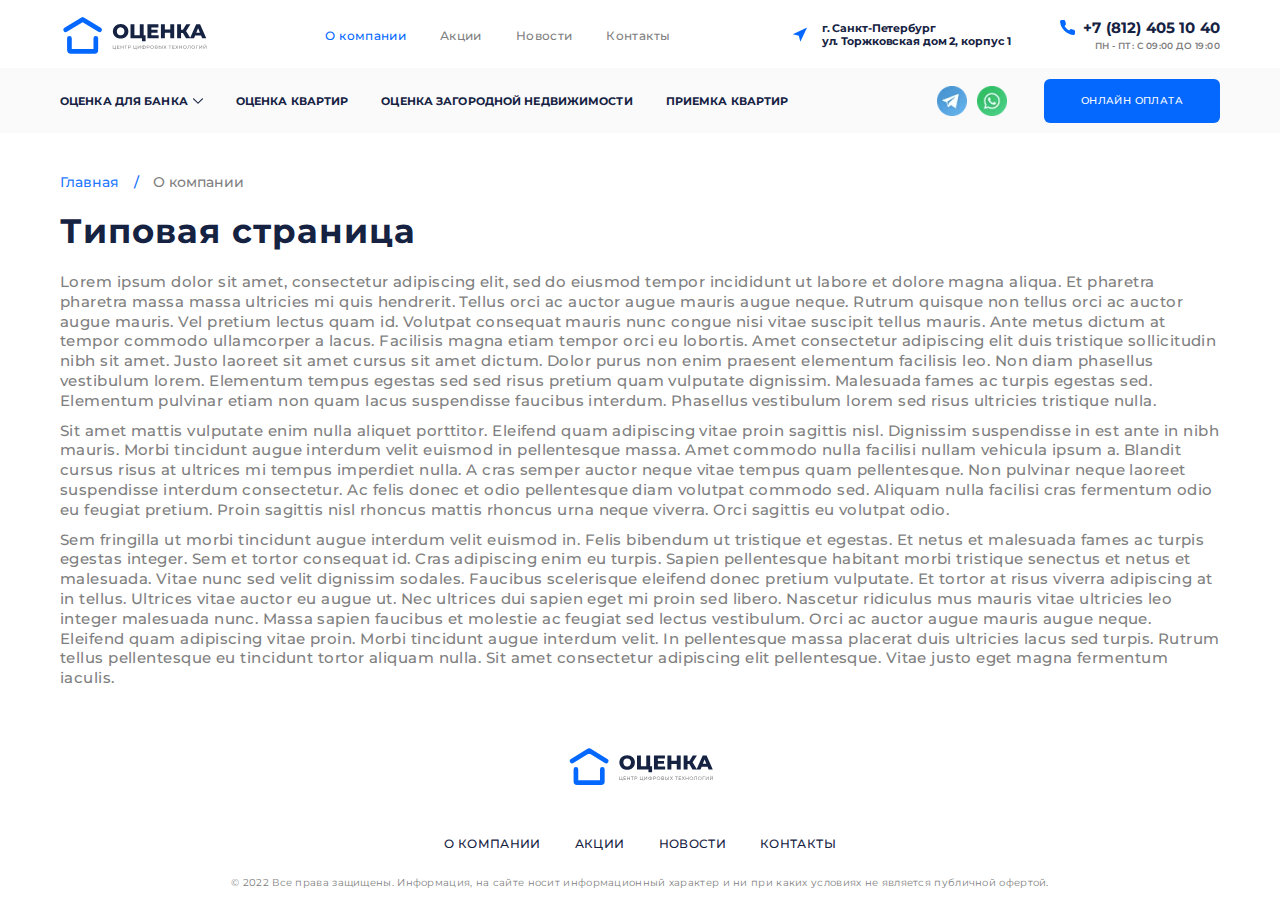
<file: page-company.html>
<!DOCTYPE html>
<html lang="ru">

<head>
   <meta charset="UTF-8">
   <meta http-equiv="X-UA-Compatible" content="IE=edge">
   <meta name="viewport" content="width=device-width, initial-scale=1.0">
   <title>О компании</title>
   <link rel="apple-touch-icon" sizes="180x180" href="images/favicons/apple-touch-icon.png">
   <link rel="icon" type="image/png" sizes="32x32" href="images/favicons/favicon-32x32.png">
   <link rel="icon" type="image/png" sizes="16x16" href="images/favicons/favicon-16x16.png">
   <link rel="manifest" href="images/favicons/site.webmanifest">
   <link rel="mask-icon" href="images/favicons/safari-pinned-tab.svg" color="#5bbad5">
   <meta name="msapplication-TileColor" content="#2d89ef">
   <meta name="theme-color" content="#248fff">
   <link rel="stylesheet" href="https://cdn.jsdelivr.net/npm/@fancyapps/ui@4.0/dist/fancybox.css">
   <link rel="preconnect" href="https://fonts.googleapis.com">
   <link rel="preconnect" href="https://fonts.gstatic.com" crossorigin>
   <link href="https://fonts.googleapis.com/css2?family=Montserrat:wght@400;500;600;700;800&display=swap"
      rel="stylesheet">
   <link rel="stylesheet" href="css/choices.min.css">
   <link rel="stylesheet" href="css/jquery.readall.min.css">
   <link rel="stylesheet" href="css/style.min.css">
</head>

<body>


   <div class="wrapper">
      <div class="btn__up">&uarr;</div>

      <header class="header  page-one-news__header">
         <div class="container-big  header__container-big">
            <div class="container">
               <div class="header__top">
                  <div class="header__top-inner">
                     <a class="logo" href="#">
                        <img class="logo__img" src="images/logo.svg" alt="">
                     </a>
                     <nav class="menu">
                        <ul class="menu__list">
                           <li class="menu__list-item">
                              <a class="menu__list-link menu__link--decor " href="#">О компании</a>
                           </li>
                           <li class="menu__list-item">
                              <a class="menu__list-link" href="#">Акции</a>
                           </li>
                           <li class="menu__list-item">
                              <a class="menu__list-link" href="page-news.html">Новости</a>
                           </li>
                           <li class="menu__list-item">
                              <a class="menu__list-link" href="#">Контакты</a>
                           </li>
                        </ul>
                     </nav>
                     <nav class="menu__mobile">
                        <ul class="menu__list-mobile">
                           <li class="menu__list-item">
                              <div class="bottom-menu-mobile__block">
                                 <nav class="bottom-menu">
                                    <ul class="bottom-menu__list">
                                       <li class="bottom-menu__list-item bottom-menu__list-item-bank">
                                          <p
                                             class="bottom-menu__list-link bottom-menu__list-link-bank  bottom-menu__list-link-bank-mobile">
                                             Оценка
                                             для банка</p>
                                          <svg class="mobile-menu__arrow" width="9" height="6" viewBox="0 0 9 6"
                                             fill="none" xmlns="http://www.w3.org/2000/svg">
                                             <path
                                                d="M4.5 5.51047C4.36637 5.51047 4.23327 5.45977 4.1313 5.35809L0.152739 1.37954C-0.0509132 1.17564 -0.0509132 0.845785 0.152739 0.642424C0.356392 0.438528 0.686247 0.438528 0.889851 0.642424L4.5 4.25228L8.11015 0.642424C8.3138 0.438528 8.64366 0.438528 8.84726 0.642424C9.05091 0.846076 9.05091 1.17564 8.84726 1.37954L4.86846 5.35809C4.76678 5.45977 4.63339 5.51047 4.5 5.51047Z"
                                                fill="#152242" />
                                          </svg>
                                          <ul class="bottom- sub- menu__list    bottom-sub-menu__list-mobile">
                                             <li class="bottom-sub-menu__list-item">
                                                <a class="bottom-sub-menu__list-link" href="#">Сбербанк</a>
                                             </li>
                                             <li class="bottom-sub-menu__list-item">
                                                <a class="bottom-sub-menu__list-link" href="#">Альфа банк</a>
                                             </li>
                                             <li class="bottom-sub-menu__list-item">
                                                <a class="bottom-sub-menu__list-link" href="#">Открытие</a>
                                             </li>
                                             <li class="bottom-sub-menu__list-item">
                                                <a class="bottom-sub-menu__list-link" href="#">Ак Барс</a>
                                             </li>
                                             <li class="bottom-sub-menu__list-item">
                                                <a class="bottom-sub-menu__list-link" href="#">Россия</a>
                                             </li>
                                             <li class="bottom-sub-menu__list-item">
                                                <a class="bottom-sub-menu__list-link" href="#">Уралсиб банк</a>
                                             </li>
                                          </ul>
                                       </li>
                                       <li class="bottom-menu__list-item">
                                          <a class="bottom-menu__list-link" href="page-apartment.html">Оценка
                                             квартир</a>
                                       </li>
                                       <li class="bottom-menu__list-item">
                                          <a class="bottom-menu__list-link" href="#">Оценка загородной недвижимости</a>
                                       </li>
                                       <li class="bottom-menu__list-item">
                                          <a class="bottom-menu__list-link" href="#">приемка квартир</a>
                                       </li>

                                    </ul>
                                 </nav>
                              </div>
                           </li>
                           <li class="menu__list-item">
                              <a class="menu__list-link" href="page-company.html">О компании</a>
                           </li>
                           <li class="menu__list-item">
                              <a class="menu__list-link" href="#">Акции</a>
                           </li>
                           <li class="menu__list-item">
                              <a class="menu__list-link" href="page-news.html">Новости</a>
                           </li>
                           <li class="menu__list-item">
                              <a class="menu__list-link" href="#">Контакты</a>
                           </li>
                           <li class="menu__list-item">
                              <div class="mobile-contacts__block">
                                 <div class="contacts__phone-box">
                                    <a class="contacts__phone" href="tel:+78124051040">
                                       <svg class="contacts__phone-img" width="15" height="15" viewBox="0 0 15 15"
                                          fill="none" xmlns="http://www.w3.org/2000/svg">
                                          <path
                                             d="M14.9996 11.217V13.467C15.0004 13.6758 14.9576 13.8826 14.874 14.074C14.7903 14.2654 14.6675 14.4372 14.5136 14.5784C14.3597 14.7196 14.178 14.8271 13.9801 14.894C13.7823 14.9609 13.5726 14.9858 13.3646 14.967C11.0567 14.7162 8.83981 13.9276 6.89208 12.6645C5.07995 11.513 3.54358 9.97662 2.39208 8.16449C1.12457 6.2079 0.335762 3.98024 0.0895823 1.66199C0.0708423 1.45459 0.0954923 1.24556 0.161962 1.04821C0.228432 0.850859 0.335262 0.669509 0.475662 0.515709C0.616052 0.361909 0.786942 0.239019 0.977432 0.154879C1.16791 0.0707391 1.37384 0.0271891 1.58208 0.0269891H3.83208C4.19606 0.0234091 4.54893 0.152299 4.8249 0.389639C5.10088 0.626979 5.28114 0.956579 5.33208 1.31699C5.42705 2.03704 5.60317 2.74404 5.85708 3.42449C5.95799 3.69294 5.97983 3.98468 5.92001 4.26515C5.86019 4.54563 5.72123 4.80308 5.51958 5.00699L4.56708 5.95949C5.63475 7.83715 7.18942 9.39182 9.06711 10.4595L10.0196 9.50702C10.2235 9.30532 10.4809 9.16642 10.7614 9.10652C11.0419 9.04672 11.3336 9.06862 11.6021 9.16952C12.2825 9.42342 12.9895 9.59952 13.7096 9.69452C14.0739 9.74592 14.4066 9.92942 14.6445 10.2101C14.8823 10.4908 15.0087 10.8492 14.9996 11.217Z"
                                             fill="#0468FF" />
                                       </svg>
                                       +7 (812) 405 10 40
                                    </a>
                                    <p class="  contacts__hours-mobile">
                                       ПН - ПТ: с 09:00 до 19:00
                                    </p>
                                 </div>
                                 <div class="bottom__social-block-mobile">
                                    <div class="social-block__inner">
                                       <div class="social-block">
                                          <a class="social__link" href="#">
                                             <img class="social__img" src="images/icons/social-telegram.png"
                                                alt="telegram">
                                          </a>
                                          <a class="social__link" href="#">
                                             <img class="social__img" src="images/icons/social-whatsapp.png"
                                                alt="whatsapp">
                                          </a>
                                       </div>
                                    </div>
                                 </div>
                              </div>
                           </li>
                        </ul>
                     </nav>
                     <div class="header__contacts">
                        <div class="header__contacts-inner">
                           <div class="contacts__address-box">
                              <svg class="contacts__address-img" width="15" height="15" viewBox="0 0 15 15" fill="none"
                                 xmlns="http://www.w3.org/2000/svg">
                                 <path d="M0.333496 6.75L14.5835 0L7.8335 14.25L6.3335 8.25L0.333496 6.75Z"
                                    fill="#0468FF" />
                              </svg>
                              <p class="contacts__address-city">
                                 г. Санкт-Петербург
                              </p>
                              <p class="contacts__address-street">
                                 ул. Торжковская дом 2, корпус 1
                              </p>
                           </div>
                           <div class="contacts__phone-box">
                              <a class="contacts__phone" href="tel:+78124051040">
                                 <svg class="contacts__phone-img" width="15" height="15" viewBox="0 0 15 15" fill="none"
                                    xmlns="http://www.w3.org/2000/svg">
                                    <path
                                       d="M14.9996 11.217V13.467C15.0004 13.6758 14.9576 13.8826 14.874 14.074C14.7903 14.2654 14.6675 14.4372 14.5136 14.5784C14.3597 14.7196 14.178 14.8271 13.9801 14.894C13.7823 14.9609 13.5726 14.9858 13.3646 14.967C11.0567 14.7162 8.83981 13.9276 6.89208 12.6645C5.07995 11.513 3.54358 9.97662 2.39208 8.16449C1.12457 6.2079 0.335762 3.98024 0.0895823 1.66199C0.0708423 1.45459 0.0954923 1.24556 0.161962 1.04821C0.228432 0.850859 0.335262 0.669509 0.475662 0.515709C0.616052 0.361909 0.786942 0.239019 0.977432 0.154879C1.16791 0.0707391 1.37384 0.0271891 1.58208 0.0269891H3.83208C4.19606 0.0234091 4.54893 0.152299 4.8249 0.389639C5.10088 0.626979 5.28114 0.956579 5.33208 1.31699C5.42705 2.03704 5.60317 2.74404 5.85708 3.42449C5.95799 3.69294 5.97983 3.98468 5.92001 4.26515C5.86019 4.54563 5.72123 4.80308 5.51958 5.00699L4.56708 5.95949C5.63475 7.83715 7.18942 9.39182 9.06711 10.4595L10.0196 9.50702C10.2235 9.30532 10.4809 9.16642 10.7614 9.10652C11.0419 9.04672 11.3336 9.06862 11.6021 9.16952C12.2825 9.42342 12.9895 9.59952 13.7096 9.69452C14.0739 9.74592 14.4066 9.92942 14.6445 10.2101C14.8823 10.4908 15.0087 10.8492 14.9996 11.217Z"
                                       fill="#0468FF" />
                                 </svg>
                                 +7 (812) 405 10 40
                              </a>
                              <p class="contacts__hours">
                                 ПН - ПТ: с 09:00 до 19:00
                              </p>
                           </div>
                        </div>
                     </div>
                     <button type="button" class="icon-menu"><span></span></button>
                  </div>
               </div>
            </div>
         </div>
         <div class="header__bottom">
            <div class="container-big">
               <div class="container">
                  <div class="header__bottom-inner" data-da=".menu__list ,767,last">
                     <div class="bottom-menu__block">
                        <nav class="bottom-menu">
                           <ul class="bottom-menu__list">
                              <li class="bottom-menu__list-item bottom-menu__list-item-bank">
                                 <a class="bottom-menu__list-link bottom-menu__list-link-bank" href="#">Оценка для
                                    банка</a>
                                 <svg class="menu__arrow arrow" width="9" height="6" viewBox="0 0 9 6" fill="none"
                                    xmlns="http://www.w3.org/2000/svg">
                                    <path
                                       d="M4.5 5.51047C4.36637 5.51047 4.23327 5.45977 4.1313 5.35809L0.152739 1.37954C-0.0509132 1.17564 -0.0509132 0.845785 0.152739 0.642424C0.356392 0.438528 0.686247 0.438528 0.889851 0.642424L4.5 4.25228L8.11015 0.642424C8.3138 0.438528 8.64366 0.438528 8.84726 0.642424C9.05091 0.846076 9.05091 1.17564 8.84726 1.37954L4.86846 5.35809C4.76678 5.45977 4.63339 5.51047 4.5 5.51047Z"
                                       fill="#152242" />
                                 </svg>
                                 <ul class="bottom-sub-menu__list">
                                    <li class="box-shadow-item">
                                       <ul class="box-shadow-list">
                                          <li class="bottom-sub-menu__list-item">
                                             <a class="bottom-sub-menu__list-link" href="#">оценка квартир</a>
                                             <svg class="sub-menu__arrow arrow" width="9" height="6" viewBox="0 0 9 6"
                                                fill="none" xmlns="http://www.w3.org/2000/svg">
                                                <path
                                                   d="M4.5 5.51047C4.36637 5.51047 4.23327 5.45977 4.1313 5.35809L0.152739 1.37954C-0.0509132 1.17564 -0.0509132 0.845785 0.152739 0.642424C0.356392 0.438528 0.686247 0.438528 0.889851 0.642424L4.5 4.25228L8.11015 0.642424C8.3138 0.438528 8.64366 0.438528 8.84726 0.642424C9.05091 0.846076 9.05091 1.17564 8.84726 1.37954L4.86846 5.35809C4.76678 5.45977 4.63339 5.51047 4.5 5.51047Z"
                                                   fill="#152242" />
                                             </svg>
                                             <ul class="bottom-sub-sub-menu__list">
                                                <li class="box-shadow-item">
                                                   <ul class="box-shadow-list">
                                                      <li class="bottom-sub-sub-menu__list-item">
                                                         <a class="bottom-sub-sub-menu__list-link" href="#">третий
                                                            уровень</a>
                                                         <svg class="sub-sub-menu__arrow arrow" width="9" height="6"
                                                            viewBox="0 0 9 6" fill="none"
                                                            xmlns="http://www.w3.org/2000/svg">
                                                            <path
                                                               d="M4.5 5.51047C4.36637 5.51047 4.23327 5.45977 4.1313 5.35809L0.152739 1.37954C-0.0509132 1.17564 -0.0509132 0.845785 0.152739 0.642424C0.356392 0.438528 0.686247 0.438528 0.889851 0.642424L4.5 4.25228L8.11015 0.642424C8.3138 0.438528 8.64366 0.438528 8.84726 0.642424C9.05091 0.846076 9.05091 1.17564 8.84726 1.37954L4.86846 5.35809C4.76678 5.45977 4.63339 5.51047 4.5 5.51047Z"
                                                               fill="#152242" />
                                                         </svg>
                                                         <ul class="bottom-sub-sub-sub-menu__list">
                                                            <li class="box-shadow-item">
                                                               <ul class="box-shadow-list">
                                                                  <li class="bottom-sub-sub-sub-menu__list-item">
                                                                     <a class="bottom-sub-sub-sub-menu__list-link"
                                                                        href="#">четвёртый
                                                                        уровень</a>
                                                                  </li>
                                                                  <li class="bottom-sub-sub-sub-menu__list-item">
                                                                     <a class="bottom-sub-sub-sub-menu__list-link"
                                                                        href="#">четвёртый
                                                                        уровень</a>
                                                                  </li>
                                                               </ul>
                                                            </li>
                                                         </ul>
                                                      </li>
                                                      <li class="bottom-sub-sub-menu__list-item">
                                                         <a class="bottom-sub-sub-menu__list-link" href="#">третий
                                                            уровень</a>
                                                      </li>
                                                      <li class="bottom-sub-sub-menu__list-item">
                                                         <a class="bottom-sub-sub-menu__list-link" href="#">третий
                                                            уровень</a>
                                                      </li>
                                                   </ul>
                                                </li>
                                             </ul>
                                          </li>
                                          <li class="bottom-sub-menu__list-item">
                                             <a class="bottom-sub-menu__list-link" href="#">оценка комнат</a>
                                          </li>
                                          <li class="bottom-sub-menu__list-item">
                                             <a class="bottom-sub-menu__list-link" href="#">оценка домов</a>
                                          </li>
                                          <li class="bottom-sub-menu__list-item">
                                             <a class="bottom-sub-menu__list-link" href="#">оценка участков</a>
                                          </li>
                                       </ul>
                                    </li>
                                 </ul>
                              </li>
                              <li class="bottom-menu__list-item">
                                 <a class="bottom-menu__list-link" href="page-apartment.html">Оценка квартир</a>
                              </li>
                              <li class="bottom-menu__list-item">
                                 <a class="bottom-menu__list-link" href="#">Оценка загородной недвижимости</a>
                              </li>
                              <li class="bottom-menu__list-item">
                                 <a class="bottom-menu__list-link" href="#">приемка квартир</a>
                              </li>
                           </ul>
                        </nav>
                     </div>
                     <div class="bottom__social-block">
                        <div class="social-block__inner">
                           <div class="social-block">
                              <a class="social__link" href="#">
                                 <img class="social__img" src="images/icons/social-telegram.png" alt="telegram">
                              </a>
                              <a class="social__link" href="#">
                                 <img class="social__img" src="images/icons/social-whatsapp.png" alt="whatsapp">
                              </a>
                           </div>
                           <button class="payment__btn"> онлайн оплата</button>
                        </div>
                     </div>
                  </div>
               </div>
            </div>
         </div>
      </header>

      <div class="breadcrumbs">
         <div class="container-big">
            <div class="container">
               <div class="breadcrumbs__body">
                  <div class="breadcrumbs__inner">
                     <ul class="breadcrumbs__list mobile-overflow ">
                        <li class="breadcrumbs__list-item">
                           <a class="breadcrumbs__list-item-link breadcrumbs__list-item-link--great "
                              href="index.html">Главная</a>
                        </li>
                        <li class="breadcrumbs__list-item">
                           <span class="breadcrumbs__list-item-link--color">О компании</span>
                        </li>
                     </ul>
                  </div>
               </div>
            </div>
         </div>
      </div>

      <main class="main">

         <section class="one-news">
            <div class="container-big">
               <div class="container">
                  <div class="section__title-box one-news__title-box">
                     <h2 class="section__title  one-news__title">Типовая страница</h2>
                  </div>
               </div>
            </div>
            <div class="container-big">
               <div class="container">
                  <div class="one-news__inner">
                     <div class="one-news__content-block">
                        <ul class="one-news__content-list">
                           <li class="one-news__content-item">
                              <div class="one-news__content-text">
                                 Lorem ipsum dolor sit amet, consectetur adipiscing elit, sed do eiusmod tempor
                                 incididunt ut labore et dolore magna aliqua. Et pharetra pharetra massa massa ultricies
                                 mi quis hendrerit. Tellus orci ac auctor augue mauris augue neque. Rutrum quisque non
                                 tellus orci ac auctor augue mauris. Vel pretium lectus quam id. Volutpat consequat
                                 mauris nunc congue nisi vitae suscipit tellus mauris. Ante metus dictum at tempor
                                 commodo ullamcorper a lacus. Facilisis magna etiam tempor orci eu lobortis. Amet
                                 consectetur adipiscing elit duis tristique sollicitudin nibh sit amet. Justo laoreet
                                 sit amet cursus sit amet dictum. Dolor purus non enim praesent elementum facilisis leo.
                                 Non diam phasellus vestibulum lorem. Elementum tempus egestas sed sed risus pretium
                                 quam vulputate dignissim. Malesuada fames ac turpis egestas sed. Elementum pulvinar
                                 etiam non quam lacus suspendisse faucibus interdum. Phasellus vestibulum lorem sed
                                 risus ultricies tristique nulla.
                              </div>
                           </li>
                           <li class="one-news__content-item">
                              <div class="one-news__content-text">
                                 Sit amet mattis vulputate enim nulla aliquet porttitor. Eleifend quam adipiscing vitae
                                 proin sagittis nisl. Dignissim suspendisse in est ante in nibh mauris. Morbi tincidunt
                                 augue interdum velit euismod in pellentesque massa. Amet commodo nulla facilisi nullam
                                 vehicula ipsum a. Blandit cursus risus at ultrices mi tempus imperdiet nulla. A cras
                                 semper auctor neque vitae tempus quam pellentesque. Non pulvinar neque laoreet
                                 suspendisse interdum consectetur. Ac felis donec et odio pellentesque diam volutpat
                                 commodo sed. Aliquam nulla facilisi cras fermentum odio eu feugiat pretium. Proin
                                 sagittis nisl rhoncus mattis rhoncus urna neque viverra. Orci sagittis eu volutpat
                                 odio.
                              </div>
                           </li>
                           <li class="one-news__content-item">
                              <div class="one-news__content-text">
                                 Sem fringilla ut morbi tincidunt augue interdum velit euismod in. Felis bibendum ut
                                 tristique et egestas. Et netus et malesuada fames ac turpis egestas integer. Sem et
                                 tortor consequat id. Cras adipiscing enim eu turpis. Sapien pellentesque habitant morbi
                                 tristique senectus et netus et malesuada. Vitae nunc sed velit dignissim sodales.
                                 Faucibus scelerisque eleifend donec pretium vulputate. Et tortor at risus viverra
                                 adipiscing at in tellus. Ultrices vitae auctor eu augue ut. Nec ultrices dui sapien
                                 eget mi proin sed libero. Nascetur ridiculus mus mauris vitae ultricies leo integer
                                 malesuada nunc. Massa sapien faucibus et molestie ac feugiat sed lectus vestibulum.
                                 Orci ac auctor augue mauris augue neque. Eleifend quam adipiscing vitae proin. Morbi
                                 tincidunt augue interdum velit. In pellentesque massa placerat duis ultricies lacus sed
                                 turpis. Rutrum tellus pellentesque eu tincidunt tortor aliquam nulla. Sit amet
                                 consectetur adipiscing elit pellentesque. Vitae justo eget magna fermentum iaculis.
                              </div>
                           </li>
                        </ul>
                     </div>
                  </div>
               </div>
            </div>
         </section>

      </main>


      <footer class="footer">
         <div class="container-big">
            <div class="container">
               <div class="footer__inner">
                  <div class="footer__body">
                     <a class="footer__logo" href="#">
                        <img class="footer__logo-img" src="images/logo-footer.svg" alt="логотип">
                     </a>
                     <nav class="footer__menu">
                        <ul class="footer-menu__list">
                           <li class="footer-menu__list-item">
                              <a class="footer-menu__list-link" href="#">О компании</a>
                           </li>
                           <li class="footer-menu__list-item">
                              <a class="footer-menu__list-link" href="#">Акции</a>
                           </li>
                           <li class="footer-menu__list-item">
                              <a class="footer-menu__list-link" href="#">Новости</a>
                           </li>
                           <li class="footer-menu__list-item">
                              <a class="footer-menu__list-link" href="#">Контакты</a>
                           </li>
                        </ul>
                     </nav>
                     <p class="copy">
                        © 2022 Все права защищены. Информация, на сайте носит информационный характер и ни при каких
                        условиях не является публичной офертой.
                     </p>
                  </div>
               </div>
            </div>
         </div>
      </footer>

      <div class="hystmodal" id="application" aria-hidden="true">
         <div class="hystmodal__wrap">
            <div class="hystmodal__window" role="dialog" aria-modal="true">
               <button data-hystclose class="hystmodal__close application-popup__close">Закрыть</button>
               <div class="application-popup__body">
                  <div class="application-popup__body-inner">
                     <div class="application-popup__form-block">
                        <form class="application-popup__form" action="#">
                           <div class="application-popup__form-body">
                              <p class="application-popup__form-title">
                                 Перезвоним
                              </p>
                              <p class="application-popup__form-message">
                                 Оставьте контакты, и наш специалист свяжется с Вами через 40 секунд!
                              </p>
                              <div class="application-popup__input-box">
                                 <input class="application-popup__input" type="text" placeholder="Введите ваше имя"
                                    name="application-name">
                              </div>
                              <div class="application-popup__input-box">
                                 <input class="application-popup__input" type="tel" placeholder="Ваш номер телефона"
                                    name="application-phone">
                              </div>
                              <button type="submit" class="application-popup__btn">
                                 отправить
                              </button>
                              <p class="application-popup__description">
                                 Нажимая на кнопку “Заказать оценку”, вы даете
                                 согласие на обработку своих персональных данных
                              </p>
                           </div>
                        </form>
                     </div>
                  </div>
               </div>
            </div>
         </div>
      </div>

   </div>








   <script src="https://ajax.googleapis.com/ajax/libs/jquery/3.4.1/jquery.min.js"></script>
   <script src="https://cdn.jsdelivr.net/npm/@fancyapps/ui@4.0/dist/fancybox.umd.js"></script>
   <script src="js/hystmodal.min.js"></script>
   <script src="js/choices.min.js"></script>
   <script src="js/inputmask.min.js"></script>
   <script src="https://api-maps.yandex.ru/2.1/?apikey=вашAPI-ключ&lang=ru_RU"></script>
   <script src="js/main.min.js"></script>
</body>

</html>
</file>
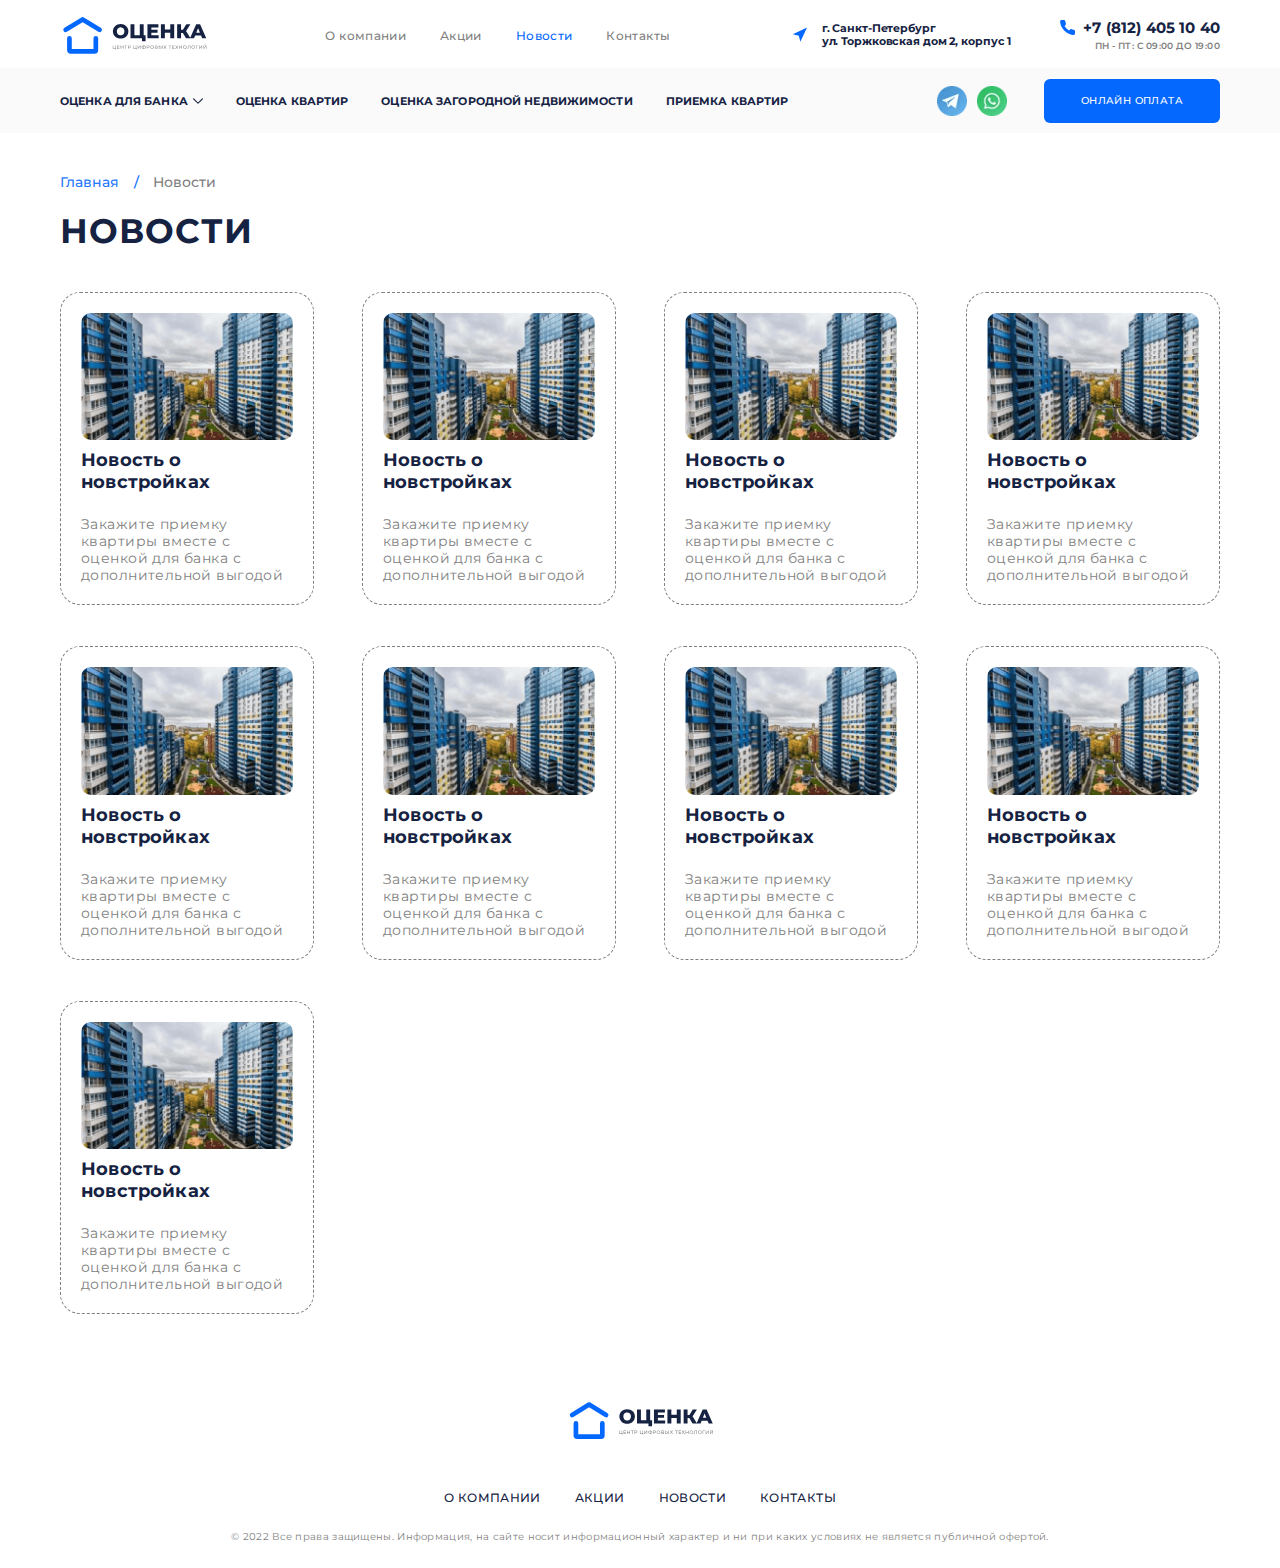
<file: page-news.html>
<!DOCTYPE html>
<html lang="ru">

<head>
   <meta charset="UTF-8">
   <meta http-equiv="X-UA-Compatible" content="IE=edge">
   <meta name="viewport" content="width=device-width, initial-scale=1.0">
   <title>Новости </title>
   <link rel="apple-touch-icon" sizes="180x180" href="images/favicons/apple-touch-icon.png">
   <link rel="icon" type="image/png" sizes="32x32" href="images/favicons/favicon-32x32.png">
   <link rel="icon" type="image/png" sizes="16x16" href="images/favicons/favicon-16x16.png">
   <link rel="manifest" href="images/favicons/site.webmanifest">
   <link rel="mask-icon" href="images/favicons/safari-pinned-tab.svg" color="#5bbad5">
   <meta name="msapplication-TileColor" content="#2d89ef">
   <meta name="theme-color" content="#248fff">
   <link rel="stylesheet" href="https://cdn.jsdelivr.net/npm/@fancyapps/ui@4.0/dist/fancybox.css">
   <link rel="preconnect" href="https://fonts.googleapis.com">
   <link rel="preconnect" href="https://fonts.gstatic.com" crossorigin>
   <link href="https://fonts.googleapis.com/css2?family=Montserrat:wght@400;500;600;700;800&display=swap"
      rel="stylesheet">
   <link rel="stylesheet" href="css/choices.min.css">
   <link rel="stylesheet" href="css/jquery.readall.min.css">
   <link rel="stylesheet" href="css/style.min.css">
</head>

<body>


   <div class="wrapper">
      <div class="btn__up">&uarr;</div>

      <header class="header  news-header">
         <div class="container-big  header__container-big">
            <div class="container">
               <div class="header__top">
                  <div class="header__top-inner">
                     <a class="logo" href="#">
                        <img class="logo__img" src="images/logo.svg" alt="">
                     </a>
                     <nav class="menu">
                        <ul class="menu__list">
                           <li class="menu__list-item">
                              <a class="menu__list-link" href="#">О компании</a>
                           </li>
                           <li class="menu__list-item">
                              <a class="menu__list-link" href="#">Акции</a>
                           </li>
                           <li class="menu__list-item">
                              <a class="menu__list-link  menu__link--decor" href="#">Новости</a>
                           </li>
                           <li class="menu__list-item">
                              <a class="menu__list-link" href="#">Контакты</a>
                           </li>
                        </ul>
                     </nav>
                     <nav class="menu__mobile">
                        <ul class="menu__list-mobile">
                           <li class="menu__list-item">
                              <div class="bottom-menu-mobile__block">
                                 <nav class="bottom-menu">
                                    <ul class="bottom-menu__list">
                                       <li class="bottom-menu__list-item bottom-menu__list-item-bank">
                                          <p
                                             class="bottom-menu__list-link bottom-menu__list-link-bank  bottom-menu__list-link-bank-mobile">
                                             Оценка
                                             для банка</p>
                                          <svg class="mobile-menu__arrow" width="9" height="6" viewBox="0 0 9 6"
                                             fill="none" xmlns="http://www.w3.org/2000/svg">
                                             <path
                                                d="M4.5 5.51047C4.36637 5.51047 4.23327 5.45977 4.1313 5.35809L0.152739 1.37954C-0.0509132 1.17564 -0.0509132 0.845785 0.152739 0.642424C0.356392 0.438528 0.686247 0.438528 0.889851 0.642424L4.5 4.25228L8.11015 0.642424C8.3138 0.438528 8.64366 0.438528 8.84726 0.642424C9.05091 0.846076 9.05091 1.17564 8.84726 1.37954L4.86846 5.35809C4.76678 5.45977 4.63339 5.51047 4.5 5.51047Z"
                                                fill="#152242" />
                                          </svg>
                                          <ul class="bottom- sub- menu__list    bottom-sub-menu__list-mobile">
                                             <li class="bottom-sub-menu__list-item">
                                                <a class="bottom-sub-menu__list-link" href="#">Сбербанк</a>
                                             </li>
                                             <li class="bottom-sub-menu__list-item">
                                                <a class="bottom-sub-menu__list-link" href="#">Альфа банк</a>
                                             </li>
                                             <li class="bottom-sub-menu__list-item">
                                                <a class="bottom-sub-menu__list-link" href="#">Открытие</a>
                                             </li>
                                             <li class="bottom-sub-menu__list-item">
                                                <a class="bottom-sub-menu__list-link" href="#">Ак Барс</a>
                                             </li>
                                             <li class="bottom-sub-menu__list-item">
                                                <a class="bottom-sub-menu__list-link" href="#">Россия</a>
                                             </li>
                                             <li class="bottom-sub-menu__list-item">
                                                <a class="bottom-sub-menu__list-link" href="#">Уралсиб банк</a>
                                             </li>
                                          </ul>
                                       </li>
                                       <li class="bottom-menu__list-item">
                                          <a class="bottom-menu__list-link" href="page-apartment.html">Оценка
                                             квартир</a>
                                       </li>
                                       <li class="bottom-menu__list-item">
                                          <a class="bottom-menu__list-link" href="#">Оценка загородной недвижимости</a>
                                       </li>
                                       <li class="bottom-menu__list-item">
                                          <a class="bottom-menu__list-link" href="#">приемка квартир</a>
                                       </li>

                                    </ul>
                                 </nav>
                              </div>
                           </li>
                           <li class="menu__list-item">
                              <a class="menu__list-link" href="page-company.html">О компании</a>
                           </li>
                           <li class="menu__list-item">
                              <a class="menu__list-link" href="#">Акции</a>
                           </li>
                           <li class="menu__list-item">
                              <a class="menu__list-link" href="page-news.html">Новости</a>
                           </li>
                           <li class="menu__list-item">
                              <a class="menu__list-link" href="#">Контакты</a>
                           </li>
                           <li class="menu__list-item">
                              <div class="mobile-contacts__block">
                                 <div class="contacts__phone-box">
                                    <a class="contacts__phone" href="tel:+78124051040">
                                       <svg class="contacts__phone-img" width="15" height="15" viewBox="0 0 15 15"
                                          fill="none" xmlns="http://www.w3.org/2000/svg">
                                          <path
                                             d="M14.9996 11.217V13.467C15.0004 13.6758 14.9576 13.8826 14.874 14.074C14.7903 14.2654 14.6675 14.4372 14.5136 14.5784C14.3597 14.7196 14.178 14.8271 13.9801 14.894C13.7823 14.9609 13.5726 14.9858 13.3646 14.967C11.0567 14.7162 8.83981 13.9276 6.89208 12.6645C5.07995 11.513 3.54358 9.97662 2.39208 8.16449C1.12457 6.2079 0.335762 3.98024 0.0895823 1.66199C0.0708423 1.45459 0.0954923 1.24556 0.161962 1.04821C0.228432 0.850859 0.335262 0.669509 0.475662 0.515709C0.616052 0.361909 0.786942 0.239019 0.977432 0.154879C1.16791 0.0707391 1.37384 0.0271891 1.58208 0.0269891H3.83208C4.19606 0.0234091 4.54893 0.152299 4.8249 0.389639C5.10088 0.626979 5.28114 0.956579 5.33208 1.31699C5.42705 2.03704 5.60317 2.74404 5.85708 3.42449C5.95799 3.69294 5.97983 3.98468 5.92001 4.26515C5.86019 4.54563 5.72123 4.80308 5.51958 5.00699L4.56708 5.95949C5.63475 7.83715 7.18942 9.39182 9.06711 10.4595L10.0196 9.50702C10.2235 9.30532 10.4809 9.16642 10.7614 9.10652C11.0419 9.04672 11.3336 9.06862 11.6021 9.16952C12.2825 9.42342 12.9895 9.59952 13.7096 9.69452C14.0739 9.74592 14.4066 9.92942 14.6445 10.2101C14.8823 10.4908 15.0087 10.8492 14.9996 11.217Z"
                                             fill="#0468FF" />
                                       </svg>
                                       +7 (812) 405 10 40
                                    </a>
                                    <p class="  contacts__hours-mobile">
                                       ПН - ПТ: с 09:00 до 19:00
                                    </p>
                                 </div>
                                 <div class="bottom__social-block-mobile">
                                    <div class="social-block__inner">
                                       <div class="social-block">
                                          <a class="social__link" href="#">
                                             <img class="social__img" src="images/icons/social-telegram.png"
                                                alt="telegram">
                                          </a>
                                          <a class="social__link" href="#">
                                             <img class="social__img" src="images/icons/social-whatsapp.png"
                                                alt="whatsapp">
                                          </a>
                                       </div>
                                    </div>
                                 </div>
                              </div>
                           </li>
                        </ul>
                     </nav>
                     <div class="header__contacts">
                        <div class="header__contacts-inner">
                           <div class="contacts__address-box">
                              <svg class="contacts__address-img" width="15" height="15" viewBox="0 0 15 15" fill="none"
                                 xmlns="http://www.w3.org/2000/svg">
                                 <path d="M0.333496 6.75L14.5835 0L7.8335 14.25L6.3335 8.25L0.333496 6.75Z"
                                    fill="#0468FF" />
                              </svg>
                              <p class="contacts__address-city">
                                 г. Санкт-Петербург
                              </p>
                              <p class="contacts__address-street">
                                 ул. Торжковская дом 2, корпус 1
                              </p>
                           </div>
                           <div class="contacts__phone-box">
                              <a class="contacts__phone" href="tel:+78124051040">
                                 <svg class="contacts__phone-img" width="15" height="15" viewBox="0 0 15 15" fill="none"
                                    xmlns="http://www.w3.org/2000/svg">
                                    <path
                                       d="M14.9996 11.217V13.467C15.0004 13.6758 14.9576 13.8826 14.874 14.074C14.7903 14.2654 14.6675 14.4372 14.5136 14.5784C14.3597 14.7196 14.178 14.8271 13.9801 14.894C13.7823 14.9609 13.5726 14.9858 13.3646 14.967C11.0567 14.7162 8.83981 13.9276 6.89208 12.6645C5.07995 11.513 3.54358 9.97662 2.39208 8.16449C1.12457 6.2079 0.335762 3.98024 0.0895823 1.66199C0.0708423 1.45459 0.0954923 1.24556 0.161962 1.04821C0.228432 0.850859 0.335262 0.669509 0.475662 0.515709C0.616052 0.361909 0.786942 0.239019 0.977432 0.154879C1.16791 0.0707391 1.37384 0.0271891 1.58208 0.0269891H3.83208C4.19606 0.0234091 4.54893 0.152299 4.8249 0.389639C5.10088 0.626979 5.28114 0.956579 5.33208 1.31699C5.42705 2.03704 5.60317 2.74404 5.85708 3.42449C5.95799 3.69294 5.97983 3.98468 5.92001 4.26515C5.86019 4.54563 5.72123 4.80308 5.51958 5.00699L4.56708 5.95949C5.63475 7.83715 7.18942 9.39182 9.06711 10.4595L10.0196 9.50702C10.2235 9.30532 10.4809 9.16642 10.7614 9.10652C11.0419 9.04672 11.3336 9.06862 11.6021 9.16952C12.2825 9.42342 12.9895 9.59952 13.7096 9.69452C14.0739 9.74592 14.4066 9.92942 14.6445 10.2101C14.8823 10.4908 15.0087 10.8492 14.9996 11.217Z"
                                       fill="#0468FF" />
                                 </svg>
                                 +7 (812) 405 10 40
                              </a>
                              <p class="contacts__hours">
                                 ПН - ПТ: с 09:00 до 19:00
                              </p>
                           </div>
                        </div>
                     </div>
                     <button type="button" class="icon-menu"><span></span></button>
                  </div>
               </div>
            </div>
         </div>
         <div class="header__bottom">
            <div class="container-big">
               <div class="container">
                  <div class="header__bottom-inner" data-da=".menu__list ,767,last">
                     <div class="bottom-menu__block">
                        <nav class="bottom-menu">
                           <ul class="bottom-menu__list">
                              <li class="bottom-menu__list-item bottom-menu__list-item-bank">
                                 <a class="bottom-menu__list-link bottom-menu__list-link-bank" href="#">Оценка для
                                    банка</a>
                                 <svg class="menu__arrow arrow" width="9" height="6" viewBox="0 0 9 6" fill="none"
                                    xmlns="http://www.w3.org/2000/svg">
                                    <path
                                       d="M4.5 5.51047C4.36637 5.51047 4.23327 5.45977 4.1313 5.35809L0.152739 1.37954C-0.0509132 1.17564 -0.0509132 0.845785 0.152739 0.642424C0.356392 0.438528 0.686247 0.438528 0.889851 0.642424L4.5 4.25228L8.11015 0.642424C8.3138 0.438528 8.64366 0.438528 8.84726 0.642424C9.05091 0.846076 9.05091 1.17564 8.84726 1.37954L4.86846 5.35809C4.76678 5.45977 4.63339 5.51047 4.5 5.51047Z"
                                       fill="#152242" />
                                 </svg>
                                 <ul class="bottom-sub-menu__list">
                                    <li class="box-shadow-item">
                                       <ul class="box-shadow-list">
                                          <li class="bottom-sub-menu__list-item">
                                             <a class="bottom-sub-menu__list-link" href="#">оценка квартир</a>
                                             <svg class="sub-menu__arrow arrow" width="9" height="6" viewBox="0 0 9 6"
                                                fill="none" xmlns="http://www.w3.org/2000/svg">
                                                <path
                                                   d="M4.5 5.51047C4.36637 5.51047 4.23327 5.45977 4.1313 5.35809L0.152739 1.37954C-0.0509132 1.17564 -0.0509132 0.845785 0.152739 0.642424C0.356392 0.438528 0.686247 0.438528 0.889851 0.642424L4.5 4.25228L8.11015 0.642424C8.3138 0.438528 8.64366 0.438528 8.84726 0.642424C9.05091 0.846076 9.05091 1.17564 8.84726 1.37954L4.86846 5.35809C4.76678 5.45977 4.63339 5.51047 4.5 5.51047Z"
                                                   fill="#152242" />
                                             </svg>
                                             <ul class="bottom-sub-sub-menu__list">
                                                <li class="box-shadow-item">
                                                   <ul class="box-shadow-list">
                                                      <li class="bottom-sub-sub-menu__list-item">
                                                         <a class="bottom-sub-sub-menu__list-link" href="#">третий
                                                            уровень</a>
                                                         <svg class="sub-sub-menu__arrow arrow" width="9" height="6"
                                                            viewBox="0 0 9 6" fill="none"
                                                            xmlns="http://www.w3.org/2000/svg">
                                                            <path
                                                               d="M4.5 5.51047C4.36637 5.51047 4.23327 5.45977 4.1313 5.35809L0.152739 1.37954C-0.0509132 1.17564 -0.0509132 0.845785 0.152739 0.642424C0.356392 0.438528 0.686247 0.438528 0.889851 0.642424L4.5 4.25228L8.11015 0.642424C8.3138 0.438528 8.64366 0.438528 8.84726 0.642424C9.05091 0.846076 9.05091 1.17564 8.84726 1.37954L4.86846 5.35809C4.76678 5.45977 4.63339 5.51047 4.5 5.51047Z"
                                                               fill="#152242" />
                                                         </svg>
                                                         <ul class="bottom-sub-sub-sub-menu__list">
                                                            <li class="box-shadow-item">
                                                               <ul class="box-shadow-list">
                                                                  <li class="bottom-sub-sub-sub-menu__list-item">
                                                                     <a class="bottom-sub-sub-sub-menu__list-link"
                                                                        href="#">четвёртый
                                                                        уровень</a>
                                                                  </li>
                                                                  <li class="bottom-sub-sub-sub-menu__list-item">
                                                                     <a class="bottom-sub-sub-sub-menu__list-link"
                                                                        href="#">четвёртый
                                                                        уровень</a>
                                                                  </li>
                                                               </ul>
                                                            </li>
                                                         </ul>
                                                      </li>
                                                      <li class="bottom-sub-sub-menu__list-item">
                                                         <a class="bottom-sub-sub-menu__list-link" href="#">третий
                                                            уровень</a>
                                                      </li>
                                                      <li class="bottom-sub-sub-menu__list-item">
                                                         <a class="bottom-sub-sub-menu__list-link" href="#">третий
                                                            уровень</a>
                                                      </li>
                                                   </ul>
                                                </li>
                                             </ul>
                                          </li>
                                          <li class="bottom-sub-menu__list-item">
                                             <a class="bottom-sub-menu__list-link" href="#">оценка комнат</a>
                                          </li>
                                          <li class="bottom-sub-menu__list-item">
                                             <a class="bottom-sub-menu__list-link" href="#">оценка домов</a>
                                          </li>
                                          <li class="bottom-sub-menu__list-item">
                                             <a class="bottom-sub-menu__list-link" href="#">оценка участков</a>
                                          </li>
                                       </ul>
                                    </li>
                                 </ul>
                              </li>
                              <li class="bottom-menu__list-item">
                                 <a class="bottom-menu__list-link" href="page-apartment.html">Оценка квартир</a>
                              </li>
                              <li class="bottom-menu__list-item">
                                 <a class="bottom-menu__list-link" href="#">Оценка загородной недвижимости</a>
                              </li>
                              <li class="bottom-menu__list-item">
                                 <a class="bottom-menu__list-link" href="#">приемка квартир</a>
                              </li>
                           </ul>
                        </nav>
                     </div>
                     <div class="bottom__social-block">
                        <div class="social-block__inner">
                           <div class="social-block">
                              <a class="social__link" href="#">
                                 <img class="social__img" src="images/icons/social-telegram.png" alt="telegram">
                              </a>
                              <a class="social__link" href="#">
                                 <img class="social__img" src="images/icons/social-whatsapp.png" alt="whatsapp">
                              </a>
                           </div>
                           <button class="payment__btn"> онлайн оплата</button>
                        </div>
                     </div>
                  </div>
               </div>
            </div>
         </div>

      </header>

      <div class="breadcrumbs">
         <div class="container-big">
            <div class="container">
               <div class="breadcrumbs__body">
                  <div class="breadcrumbs__inner">
                     <ul class="breadcrumbs__list mobile-overflow ">
                        <li class="breadcrumbs__list-item">
                           <a class="breadcrumbs__list-item-link breadcrumbs__list-item-link--great "
                              href="index.html">Главная</a>
                        </li>
                        <li class="breadcrumbs__list-item">
                           <span class="breadcrumbs__list-item-link--color">Новости</span>
                        </li>
                     </ul>
                  </div>
               </div>
            </div>
         </div>
      </div>

      <main class="main">

         <section class="page-news">
            <div class="container-big">
               <div class="container">
                  <div class="section__title-box page-news__title-box">
                     <h2 class="section__title  page-news__title ">Новости</h2>
                  </div>
               </div>
            </div>
            <div class="container-big">
               <div class="container">
                  <div class="page-news__inner">
                     <div class="page-news__items">
                        <div class="page-news__item  page-news__item--color">
                           <div class="page-news__item-block ">
                              <a class="page-news-item-block__pictures" href="page-one-news.html">
                                 <img class="page-news-item-block__images" src="images/news-img.png" alt="">
                              </a>
                              <div class="page-news-item-block__body">
                                 <a class="page-news-item-block__title" href="page-one-news.html">Новость о
                                    новстройках</a>
                                 <div class="page-news-item-block__text">
                                    Закажите приемку квартиры вместе с оценкой для банка с дополнительной выгодой
                                 </div>
                              </div>
                           </div>
                        </div>
                        <div class="page-news__item  page-news__item--color">
                           <div class="page-news__item-block ">
                              <a class="page-news-item-block__pictures" href="page-one-news.html">
                                 <img class="page-news-item-block__images" src="images/news-img.png" alt="">
                              </a>
                              <div class="page-news-item-block__body">
                                 <a class="page-news-item-block__title" href="page-one-news.html">Новость о
                                    новстройках</a>
                                 <div class="page-news-item-block__text">
                                    Закажите приемку квартиры вместе с оценкой для банка с дополнительной выгодой
                                 </div>
                              </div>
                           </div>
                        </div>
                        <div class="page-news__item  page-news__item--color">
                           <div class="page-news__item-block ">
                              <a class="page-news-item-block__pictures" href="page-one-news.html">
                                 <img class="page-news-item-block__images" src="images/news-img.png" alt="">
                              </a>
                              <div class="page-news-item-block__body">
                                 <a class="page-news-item-block__title" href="page-one-news.html">Новость о
                                    новстройках</a>
                                 <div class="page-news-item-block__text">
                                    Закажите приемку квартиры вместе с оценкой для банка с дополнительной выгодой
                                 </div>
                              </div>
                           </div>
                        </div>
                        <div class="page-news__item  page-news__item--color">
                           <div class="page-news__item-block ">
                              <a class="page-news-item-block__pictures" href="page-one-news.html">
                                 <img class="page-news-item-block__images" src="images/news-img.png" alt="">
                              </a>
                              <div class="page-news-item-block__body">
                                 <a class="page-news-item-block__title" href="page-one-news.html">Новость о
                                    новстройках</a>
                                 <div class="page-news-item-block__text">
                                    Закажите приемку квартиры вместе с оценкой для банка с дополнительной выгодой
                                 </div>
                              </div>
                           </div>
                        </div>
                        <div class="page-news__item  page-news__item--color">
                           <div class="page-news__item-block ">
                              <a class="page-news-item-block__pictures" href="page-one-news.html">
                                 <img class="page-news-item-block__images" src="images/news-img.png" alt="">
                              </a>
                              <div class="page-news-item-block__body">
                                 <a class="page-news-item-block__title" href="page-one-news.html">Новость о
                                    новстройках</a>
                                 <div class="page-news-item-block__text">
                                    Закажите приемку квартиры вместе с оценкой для банка с дополнительной выгодой
                                 </div>
                              </div>
                           </div>
                        </div>
                        <div class="page-news__item  page-news__item--color">
                           <div class="page-news__item-block ">
                              <a class="page-news-item-block__pictures" href="page-one-news.html">
                                 <img class="page-news-item-block__images" src="images/news-img.png" alt="">
                              </a>
                              <div class="page-news-item-block__body">
                                 <a class="page-news-item-block__title" href="page-one-news.html">Новость о
                                    новстройках</a>
                                 <div class="page-news-item-block__text">
                                    Закажите приемку квартиры вместе с оценкой для банка с дополнительной выгодой
                                 </div>
                              </div>
                           </div>
                        </div>
                        <div class="page-news__item  page-news__item--color">
                           <div class="page-news__item-block ">
                              <a class="page-news-item-block__pictures" href="page-one-news.html">
                                 <img class="page-news-item-block__images" src="images/news-img.png" alt="">
                              </a>
                              <div class="page-news-item-block__body">
                                 <a class="page-news-item-block__title" href="page-one-news.html">Новость о
                                    новстройках</a>
                                 <div class="page-news-item-block__text">
                                    Закажите приемку квартиры вместе с оценкой для банка с дополнительной выгодой
                                 </div>
                              </div>
                           </div>
                        </div>
                        <div class="page-news__item  page-news__item--color">
                           <div class="page-news__item-block ">
                              <a class="page-news-item-block__pictures" href="page-one-news.html">
                                 <img class="page-news-item-block__images" src="images/news-img.png" alt="">
                              </a>
                              <div class="page-news-item-block__body">
                                 <a class="page-news-item-block__title" href="page-one-news.html">Новость о
                                    новстройках</a>
                                 <div class="page-news-item-block__text">
                                    Закажите приемку квартиры вместе с оценкой для банка с дополнительной выгодой
                                 </div>
                              </div>
                           </div>
                        </div>
                        <div class="page-news__item  page-news__item--color">
                           <div class="page-news__item-block ">
                              <a class="page-news-item-block__pictures" href="page-one-news.html">
                                 <img class="page-news-item-block__images" src="images/news-img.png" alt="">
                              </a>
                              <div class="page-news-item-block__body">
                                 <a class="page-news-item-block__title" href="page-one-news.html">Новость о
                                    новстройках</a>
                                 <div class="page-news-item-block__text">
                                    Закажите приемку квартиры вместе с оценкой для банка с дополнительной выгодой
                                 </div>
                              </div>
                           </div>
                        </div>
                     </div>
                  </div>
               </div>
            </div>
         </section>

      </main>


      <footer class="footer">
         <div class="container-big">
            <div class="container">
               <div class="footer__inner">
                  <div class="footer__body">
                     <a class="footer__logo" href="#">
                        <img class="footer__logo-img" src="images/logo-footer.svg" alt="логотип">
                     </a>
                     <nav class="footer__menu">
                        <ul class="footer-menu__list">
                           <li class="footer-menu__list-item">
                              <a class="footer-menu__list-link" href="#">О компании</a>
                           </li>
                           <li class="footer-menu__list-item">
                              <a class="footer-menu__list-link" href="#">Акции</a>
                           </li>
                           <li class="footer-menu__list-item">
                              <a class="footer-menu__list-link" href="#">Новости</a>
                           </li>
                           <li class="footer-menu__list-item">
                              <a class="footer-menu__list-link" href="#">Контакты</a>
                           </li>
                        </ul>
                     </nav>
                     <p class="copy">
                        © 2022 Все права защищены. Информация, на сайте носит информационный характер и ни при каких
                        условиях не является публичной офертой.
                     </p>
                  </div>
               </div>
            </div>
         </div>
      </footer>

      <div class="hystmodal" id="application" aria-hidden="true">
         <div class="hystmodal__wrap">
            <div class="hystmodal__window" role="dialog" aria-modal="true">
               <button data-hystclose class="hystmodal__close application-popup__close">Закрыть</button>
               <div class="application-popup__body">
                  <div class="application-popup__body-inner">
                     <div class="application-popup__form-block">
                        <form class="application-popup__form" action="#">
                           <div class="application-popup__form-body">
                              <p class="application-popup__form-title">
                                 Перезвоним
                              </p>
                              <p class="application-popup__form-message">
                                 Оставьте контакты, и наш специалист свяжется с Вами через 40 секунд!
                              </p>
                              <div class="application-popup__input-box">
                                 <input class="application-popup__input" type="text" placeholder="Введите ваше имя"
                                    name="application-name">
                              </div>
                              <div class="application-popup__input-box">
                                 <input class="application-popup__input" type="tel" placeholder="Ваш номер телефона"
                                    name="application-phone">
                              </div>
                              <button type="submit" class="application-popup__btn">
                                 отправить
                              </button>
                              <p class="application-popup__description">
                                 Нажимая на кнопку “Заказать оценку”, вы даете
                                 согласие на обработку своих персональных данных
                              </p>
                           </div>
                        </form>
                     </div>
                  </div>
               </div>
            </div>
         </div>
      </div>

   </div>








   <script src="https://ajax.googleapis.com/ajax/libs/jquery/3.4.1/jquery.min.js"></script>
   <script src="https://cdn.jsdelivr.net/npm/@fancyapps/ui@4.0/dist/fancybox.umd.js"></script>
   <script src="js/hystmodal.min.js"></script>
   <script src="js/choices.min.js"></script>
   <script src="js/inputmask.min.js"></script>
   <script src="https://api-maps.yandex.ru/2.1/?apikey=вашAPI-ключ&lang=ru_RU"></script>
   <script src="js/main.min.js"></script>
</body>

</html>
</file>
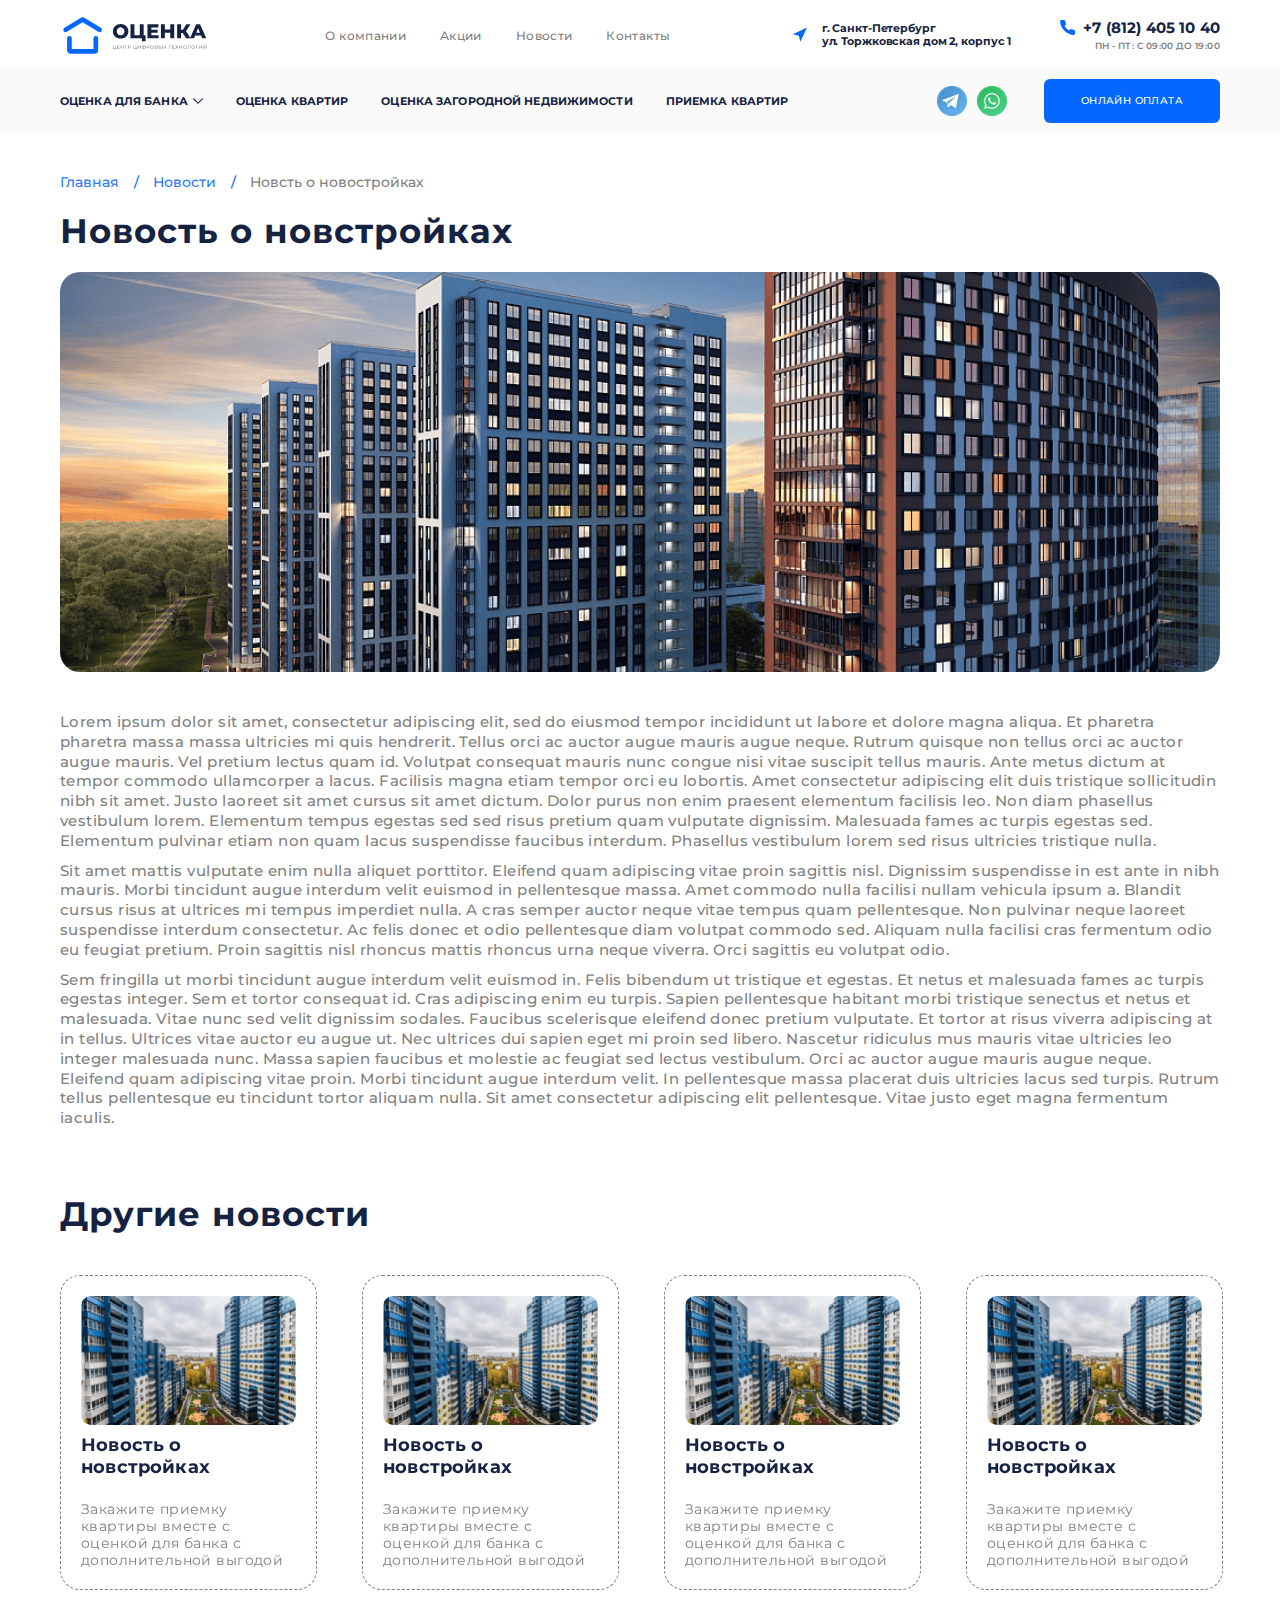
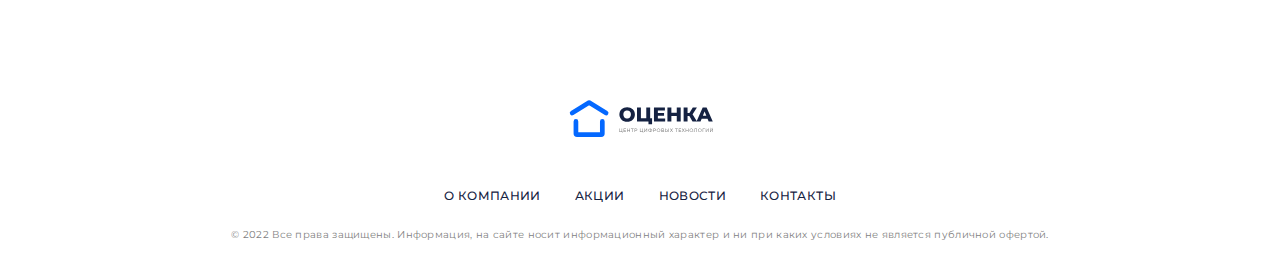
<file: page-one-news.html>
<!DOCTYPE html>
<html lang="ru">

<head>
   <meta charset="UTF-8">
   <meta http-equiv="X-UA-Compatible" content="IE=edge">
   <meta name="viewport" content="width=device-width, initial-scale=1.0">
   <title>Новость </title>
   <link rel="apple-touch-icon" sizes="180x180" href="images/favicons/apple-touch-icon.png">
   <link rel="icon" type="image/png" sizes="32x32" href="images/favicons/favicon-32x32.png">
   <link rel="icon" type="image/png" sizes="16x16" href="images/favicons/favicon-16x16.png">
   <link rel="manifest" href="images/favicons/site.webmanifest">
   <link rel="mask-icon" href="images/favicons/safari-pinned-tab.svg" color="#5bbad5">
   <meta name="msapplication-TileColor" content="#2d89ef">
   <meta name="theme-color" content="#248fff">
   <link rel="stylesheet" href="https://cdn.jsdelivr.net/npm/@fancyapps/ui@4.0/dist/fancybox.css">
   <link rel="preconnect" href="https://fonts.googleapis.com">
   <link rel="preconnect" href="https://fonts.gstatic.com" crossorigin>
   <link href="https://fonts.googleapis.com/css2?family=Montserrat:wght@400;500;600;700;800&display=swap"
      rel="stylesheet">
   <link rel="stylesheet" href="css/choices.min.css">
   <link rel="stylesheet" href="css/jquery.readall.min.css">
   <link rel="stylesheet" href="css/style.min.css">
</head>

<body>


   <div class="wrapper">
      <div class="btn__up">&uarr;</div>

      <header class="header  page-one-news__header">
         <div class="container-big  header__container-big">
            <div class="container">
               <div class="header__top">
                  <div class="header__top-inner">
                     <a class="logo" href="#">
                        <img class="logo__img" src="images/logo.svg" alt="">
                     </a>
                     <nav class="menu">
                        <ul class="menu__list">
                           <li class="menu__list-item">
                              <a class="menu__list-link" href="#">О компании</a>
                           </li>
                           <li class="menu__list-item">
                              <a class="menu__list-link" href="#">Акции</a>
                           </li>
                           <li class="menu__list-item">
                              <a class="menu__list-link" href="page-news.html">Новости</a>
                           </li>
                           <li class="menu__list-item">
                              <a class="menu__list-link" href="#">Контакты</a>
                           </li>
                        </ul>
                     </nav>
                     <nav class="menu__mobile">
                        <ul class="menu__list-mobile">
                           <li class="menu__list-item">
                              <div class="bottom-menu-mobile__block">
                                 <nav class="bottom-menu">
                                    <ul class="bottom-menu__list">
                                       <li class="bottom-menu__list-item bottom-menu__list-item-bank">
                                          <p
                                             class="bottom-menu__list-link bottom-menu__list-link-bank  bottom-menu__list-link-bank-mobile">
                                             Оценка
                                             для банка</p>
                                          <svg class="mobile-menu__arrow" width="9" height="6" viewBox="0 0 9 6"
                                             fill="none" xmlns="http://www.w3.org/2000/svg">
                                             <path
                                                d="M4.5 5.51047C4.36637 5.51047 4.23327 5.45977 4.1313 5.35809L0.152739 1.37954C-0.0509132 1.17564 -0.0509132 0.845785 0.152739 0.642424C0.356392 0.438528 0.686247 0.438528 0.889851 0.642424L4.5 4.25228L8.11015 0.642424C8.3138 0.438528 8.64366 0.438528 8.84726 0.642424C9.05091 0.846076 9.05091 1.17564 8.84726 1.37954L4.86846 5.35809C4.76678 5.45977 4.63339 5.51047 4.5 5.51047Z"
                                                fill="#152242" />
                                          </svg>
                                          <ul class="bottom- sub- menu__list    bottom-sub-menu__list-mobile">
                                             <li class="bottom-sub-menu__list-item">
                                                <a class="bottom-sub-menu__list-link" href="#">Сбербанк</a>
                                             </li>
                                             <li class="bottom-sub-menu__list-item">
                                                <a class="bottom-sub-menu__list-link" href="#">Альфа банк</a>
                                             </li>
                                             <li class="bottom-sub-menu__list-item">
                                                <a class="bottom-sub-menu__list-link" href="#">Открытие</a>
                                             </li>
                                             <li class="bottom-sub-menu__list-item">
                                                <a class="bottom-sub-menu__list-link" href="#">Ак Барс</a>
                                             </li>
                                             <li class="bottom-sub-menu__list-item">
                                                <a class="bottom-sub-menu__list-link" href="#">Россия</a>
                                             </li>
                                             <li class="bottom-sub-menu__list-item">
                                                <a class="bottom-sub-menu__list-link" href="#">Уралсиб банк</a>
                                             </li>
                                          </ul>
                                       </li>
                                       <li class="bottom-menu__list-item">
                                          <a class="bottom-menu__list-link" href="page-apartment.html">Оценка
                                             квартир</a>
                                       </li>
                                       <li class="bottom-menu__list-item">
                                          <a class="bottom-menu__list-link" href="#">Оценка загородной недвижимости</a>
                                       </li>
                                       <li class="bottom-menu__list-item">
                                          <a class="bottom-menu__list-link" href="#">приемка квартир</a>
                                       </li>

                                    </ul>
                                 </nav>
                              </div>
                           </li>
                           <li class="menu__list-item">
                              <a class="menu__list-link" href="page-company.html">О компании</a>
                           </li>
                           <li class="menu__list-item">
                              <a class="menu__list-link" href="#">Акции</a>
                           </li>
                           <li class="menu__list-item">
                              <a class="menu__list-link" href="page-news.html">Новости</a>
                           </li>
                           <li class="menu__list-item">
                              <a class="menu__list-link" href="#">Контакты</a>
                           </li>
                           <li class="menu__list-item">
                              <div class="mobile-contacts__block">
                                 <div class="contacts__phone-box">
                                    <a class="contacts__phone" href="tel:+78124051040">
                                       <svg class="contacts__phone-img" width="15" height="15" viewBox="0 0 15 15"
                                          fill="none" xmlns="http://www.w3.org/2000/svg">
                                          <path
                                             d="M14.9996 11.217V13.467C15.0004 13.6758 14.9576 13.8826 14.874 14.074C14.7903 14.2654 14.6675 14.4372 14.5136 14.5784C14.3597 14.7196 14.178 14.8271 13.9801 14.894C13.7823 14.9609 13.5726 14.9858 13.3646 14.967C11.0567 14.7162 8.83981 13.9276 6.89208 12.6645C5.07995 11.513 3.54358 9.97662 2.39208 8.16449C1.12457 6.2079 0.335762 3.98024 0.0895823 1.66199C0.0708423 1.45459 0.0954923 1.24556 0.161962 1.04821C0.228432 0.850859 0.335262 0.669509 0.475662 0.515709C0.616052 0.361909 0.786942 0.239019 0.977432 0.154879C1.16791 0.0707391 1.37384 0.0271891 1.58208 0.0269891H3.83208C4.19606 0.0234091 4.54893 0.152299 4.8249 0.389639C5.10088 0.626979 5.28114 0.956579 5.33208 1.31699C5.42705 2.03704 5.60317 2.74404 5.85708 3.42449C5.95799 3.69294 5.97983 3.98468 5.92001 4.26515C5.86019 4.54563 5.72123 4.80308 5.51958 5.00699L4.56708 5.95949C5.63475 7.83715 7.18942 9.39182 9.06711 10.4595L10.0196 9.50702C10.2235 9.30532 10.4809 9.16642 10.7614 9.10652C11.0419 9.04672 11.3336 9.06862 11.6021 9.16952C12.2825 9.42342 12.9895 9.59952 13.7096 9.69452C14.0739 9.74592 14.4066 9.92942 14.6445 10.2101C14.8823 10.4908 15.0087 10.8492 14.9996 11.217Z"
                                             fill="#0468FF" />
                                       </svg>
                                       +7 (812) 405 10 40
                                    </a>
                                    <p class="  contacts__hours-mobile">
                                       ПН - ПТ: с 09:00 до 19:00
                                    </p>
                                 </div>
                                 <div class="bottom__social-block-mobile">
                                    <div class="social-block__inner">
                                       <div class="social-block">
                                          <a class="social__link" href="#">
                                             <img class="social__img" src="images/icons/social-telegram.png"
                                                alt="telegram">
                                          </a>
                                          <a class="social__link" href="#">
                                             <img class="social__img" src="images/icons/social-whatsapp.png"
                                                alt="whatsapp">
                                          </a>
                                       </div>
                                    </div>
                                 </div>
                              </div>
                           </li>
                        </ul>
                     </nav>
                     <div class="header__contacts">
                        <div class="header__contacts-inner">
                           <div class="contacts__address-box">
                              <svg class="contacts__address-img" width="15" height="15" viewBox="0 0 15 15" fill="none"
                                 xmlns="http://www.w3.org/2000/svg">
                                 <path d="M0.333496 6.75L14.5835 0L7.8335 14.25L6.3335 8.25L0.333496 6.75Z"
                                    fill="#0468FF" />
                              </svg>
                              <p class="contacts__address-city">
                                 г. Санкт-Петербург
                              </p>
                              <p class="contacts__address-street">
                                 ул. Торжковская дом 2, корпус 1
                              </p>
                           </div>
                           <div class="contacts__phone-box">
                              <a class="contacts__phone" href="tel:+78124051040">
                                 <svg class="contacts__phone-img" width="15" height="15" viewBox="0 0 15 15" fill="none"
                                    xmlns="http://www.w3.org/2000/svg">
                                    <path
                                       d="M14.9996 11.217V13.467C15.0004 13.6758 14.9576 13.8826 14.874 14.074C14.7903 14.2654 14.6675 14.4372 14.5136 14.5784C14.3597 14.7196 14.178 14.8271 13.9801 14.894C13.7823 14.9609 13.5726 14.9858 13.3646 14.967C11.0567 14.7162 8.83981 13.9276 6.89208 12.6645C5.07995 11.513 3.54358 9.97662 2.39208 8.16449C1.12457 6.2079 0.335762 3.98024 0.0895823 1.66199C0.0708423 1.45459 0.0954923 1.24556 0.161962 1.04821C0.228432 0.850859 0.335262 0.669509 0.475662 0.515709C0.616052 0.361909 0.786942 0.239019 0.977432 0.154879C1.16791 0.0707391 1.37384 0.0271891 1.58208 0.0269891H3.83208C4.19606 0.0234091 4.54893 0.152299 4.8249 0.389639C5.10088 0.626979 5.28114 0.956579 5.33208 1.31699C5.42705 2.03704 5.60317 2.74404 5.85708 3.42449C5.95799 3.69294 5.97983 3.98468 5.92001 4.26515C5.86019 4.54563 5.72123 4.80308 5.51958 5.00699L4.56708 5.95949C5.63475 7.83715 7.18942 9.39182 9.06711 10.4595L10.0196 9.50702C10.2235 9.30532 10.4809 9.16642 10.7614 9.10652C11.0419 9.04672 11.3336 9.06862 11.6021 9.16952C12.2825 9.42342 12.9895 9.59952 13.7096 9.69452C14.0739 9.74592 14.4066 9.92942 14.6445 10.2101C14.8823 10.4908 15.0087 10.8492 14.9996 11.217Z"
                                       fill="#0468FF" />
                                 </svg>
                                 +7 (812) 405 10 40
                              </a>
                              <p class="contacts__hours">
                                 ПН - ПТ: с 09:00 до 19:00
                              </p>
                           </div>
                        </div>
                     </div>
                     <button type="button" class="icon-menu"><span></span></button>
                  </div>
               </div>
            </div>
         </div>
         <div class="header__bottom">
            <div class="container-big">
               <div class="container">
                  <div class="header__bottom-inner" data-da=".menu__list ,767,last">
                     <div class="bottom-menu__block">
                        <nav class="bottom-menu">
                           <ul class="bottom-menu__list">
                              <li class="bottom-menu__list-item bottom-menu__list-item-bank">
                                 <a class="bottom-menu__list-link bottom-menu__list-link-bank" href="#">Оценка для
                                    банка</a>
                                 <svg class="menu__arrow arrow" width="9" height="6" viewBox="0 0 9 6" fill="none"
                                    xmlns="http://www.w3.org/2000/svg">
                                    <path
                                       d="M4.5 5.51047C4.36637 5.51047 4.23327 5.45977 4.1313 5.35809L0.152739 1.37954C-0.0509132 1.17564 -0.0509132 0.845785 0.152739 0.642424C0.356392 0.438528 0.686247 0.438528 0.889851 0.642424L4.5 4.25228L8.11015 0.642424C8.3138 0.438528 8.64366 0.438528 8.84726 0.642424C9.05091 0.846076 9.05091 1.17564 8.84726 1.37954L4.86846 5.35809C4.76678 5.45977 4.63339 5.51047 4.5 5.51047Z"
                                       fill="#152242" />
                                 </svg>
                                 <ul class="bottom-sub-menu__list">
                                    <li class="box-shadow-item">
                                       <ul class="box-shadow-list">
                                          <li class="bottom-sub-menu__list-item">
                                             <a class="bottom-sub-menu__list-link" href="#">оценка квартир</a>
                                             <svg class="sub-menu__arrow arrow" width="9" height="6" viewBox="0 0 9 6"
                                                fill="none" xmlns="http://www.w3.org/2000/svg">
                                                <path
                                                   d="M4.5 5.51047C4.36637 5.51047 4.23327 5.45977 4.1313 5.35809L0.152739 1.37954C-0.0509132 1.17564 -0.0509132 0.845785 0.152739 0.642424C0.356392 0.438528 0.686247 0.438528 0.889851 0.642424L4.5 4.25228L8.11015 0.642424C8.3138 0.438528 8.64366 0.438528 8.84726 0.642424C9.05091 0.846076 9.05091 1.17564 8.84726 1.37954L4.86846 5.35809C4.76678 5.45977 4.63339 5.51047 4.5 5.51047Z"
                                                   fill="#152242" />
                                             </svg>
                                             <ul class="bottom-sub-sub-menu__list">
                                                <li class="box-shadow-item">
                                                   <ul class="box-shadow-list">
                                                      <li class="bottom-sub-sub-menu__list-item">
                                                         <a class="bottom-sub-sub-menu__list-link" href="#">третий
                                                            уровень</a>
                                                         <svg class="sub-sub-menu__arrow arrow" width="9" height="6"
                                                            viewBox="0 0 9 6" fill="none"
                                                            xmlns="http://www.w3.org/2000/svg">
                                                            <path
                                                               d="M4.5 5.51047C4.36637 5.51047 4.23327 5.45977 4.1313 5.35809L0.152739 1.37954C-0.0509132 1.17564 -0.0509132 0.845785 0.152739 0.642424C0.356392 0.438528 0.686247 0.438528 0.889851 0.642424L4.5 4.25228L8.11015 0.642424C8.3138 0.438528 8.64366 0.438528 8.84726 0.642424C9.05091 0.846076 9.05091 1.17564 8.84726 1.37954L4.86846 5.35809C4.76678 5.45977 4.63339 5.51047 4.5 5.51047Z"
                                                               fill="#152242" />
                                                         </svg>
                                                         <ul class="bottom-sub-sub-sub-menu__list">
                                                            <li class="box-shadow-item">
                                                               <ul class="box-shadow-list">
                                                                  <li class="bottom-sub-sub-sub-menu__list-item">
                                                                     <a class="bottom-sub-sub-sub-menu__list-link"
                                                                        href="#">четвёртый
                                                                        уровень</a>
                                                                  </li>
                                                                  <li class="bottom-sub-sub-sub-menu__list-item">
                                                                     <a class="bottom-sub-sub-sub-menu__list-link"
                                                                        href="#">четвёртый
                                                                        уровень</a>
                                                                  </li>
                                                               </ul>
                                                            </li>
                                                         </ul>
                                                      </li>
                                                      <li class="bottom-sub-sub-menu__list-item">
                                                         <a class="bottom-sub-sub-menu__list-link" href="#">третий
                                                            уровень</a>
                                                      </li>
                                                      <li class="bottom-sub-sub-menu__list-item">
                                                         <a class="bottom-sub-sub-menu__list-link" href="#">третий
                                                            уровень</a>
                                                      </li>
                                                   </ul>
                                                </li>
                                             </ul>
                                          </li>
                                          <li class="bottom-sub-menu__list-item">
                                             <a class="bottom-sub-menu__list-link" href="#">оценка комнат</a>
                                          </li>
                                          <li class="bottom-sub-menu__list-item">
                                             <a class="bottom-sub-menu__list-link" href="#">оценка домов</a>
                                          </li>
                                          <li class="bottom-sub-menu__list-item">
                                             <a class="bottom-sub-menu__list-link" href="#">оценка участков</a>
                                          </li>
                                       </ul>
                                    </li>
                                 </ul>
                              </li>
                              <li class="bottom-menu__list-item">
                                 <a class="bottom-menu__list-link" href="page-apartment.html">Оценка квартир</a>
                              </li>
                              <li class="bottom-menu__list-item">
                                 <a class="bottom-menu__list-link" href="#">Оценка загородной недвижимости</a>
                              </li>
                              <li class="bottom-menu__list-item">
                                 <a class="bottom-menu__list-link" href="#">приемка квартир</a>
                              </li>
                           </ul>
                        </nav>
                     </div>
                     <div class="bottom__social-block">
                        <div class="social-block__inner">
                           <div class="social-block">
                              <a class="social__link" href="#">
                                 <img class="social__img" src="images/icons/social-telegram.png" alt="telegram">
                              </a>
                              <a class="social__link" href="#">
                                 <img class="social__img" src="images/icons/social-whatsapp.png" alt="whatsapp">
                              </a>
                           </div>
                           <button class="payment__btn"> онлайн оплата</button>
                        </div>
                     </div>
                  </div>
               </div>
            </div>
         </div>



      </header>

      <div class="breadcrumbs">
         <div class="container-big">
            <div class="container">
               <div class="breadcrumbs__body">
                  <div class="breadcrumbs__inner">
                     <ul class="breadcrumbs__list mobile-overflow ">
                        <li class="breadcrumbs__list-item">
                           <a class="breadcrumbs__list-item-link breadcrumbs__list-item-link--great "
                              href="index.html">Главная</a>
                        </li>
                        <li class="breadcrumbs__list-item">
                           <a class="breadcrumbs__list-item-link breadcrumbs__list-item-link--great "
                              href="page-news.html">Новости</a>
                        </li>
                        <li class="breadcrumbs__list-item">
                           <span class="breadcrumbs__list-item-link--color">Новсть о новостройках</span>
                        </li>
                     </ul>
                  </div>
               </div>
            </div>
         </div>
      </div>

      <main class="main">

         <section class="one-news">
            <div class="container-big">
               <div class="container">
                  <div class="section__title-box one-news__title-box">
                     <h2 class="section__title  one-news__title">Новость о новстройках</h2>
                  </div>
               </div>
            </div>
            <div class="container-big">
               <div class="container">
                  <div class="one-news__inner">
                     <div class="one-news__pictures-block">
                        <div class="one-news__pictures">
                           <img class="one-news__images" src="images/news-img-bg.png" alt="">
                        </div>
                     </div>
                     <div class="one-news__content-block">
                        <div class="one-news__content-list">
                           <p class="one-news__content-text">
                              Lorem ipsum dolor sit amet, consectetur adipiscing elit, sed do eiusmod tempor
                              incididunt ut labore et dolore magna aliqua. Et pharetra pharetra massa massa ultricies
                              mi quis hendrerit. Tellus orci ac auctor augue mauris augue neque. Rutrum quisque non
                              tellus orci ac auctor augue mauris. Vel pretium lectus quam id. Volutpat consequat
                              mauris nunc congue nisi vitae suscipit tellus mauris. Ante metus dictum at tempor
                              commodo ullamcorper a lacus. Facilisis magna etiam tempor orci eu lobortis. Amet
                              consectetur adipiscing elit duis tristique sollicitudin nibh sit amet. Justo laoreet
                              sit amet cursus sit amet dictum. Dolor purus non enim praesent elementum facilisis leo.
                              Non diam phasellus vestibulum lorem. Elementum tempus egestas sed sed risus pretium
                              quam vulputate dignissim. Malesuada fames ac turpis egestas sed. Elementum pulvinar
                              etiam non quam lacus suspendisse faucibus interdum. Phasellus vestibulum lorem sed
                              risus ultricies tristique nulla.
                           </p>
                           <p class="one-news__content-text">
                              Sit amet mattis vulputate enim nulla aliquet porttitor. Eleifend quam adipiscing vitae
                              proin sagittis nisl. Dignissim suspendisse in est ante in nibh mauris. Morbi tincidunt
                              augue interdum velit euismod in pellentesque massa. Amet commodo nulla facilisi nullam
                              vehicula ipsum a. Blandit cursus risus at ultrices mi tempus imperdiet nulla. A cras
                              semper auctor neque vitae tempus quam pellentesque. Non pulvinar neque laoreet
                              suspendisse interdum consectetur. Ac felis donec et odio pellentesque diam volutpat
                              commodo sed. Aliquam nulla facilisi cras fermentum odio eu feugiat pretium. Proin
                              sagittis nisl rhoncus mattis rhoncus urna neque viverra. Orci sagittis eu volutpat
                              odio.
                           </p>
                           <p class="one-news__content-text">
                              Sem fringilla ut morbi tincidunt augue interdum velit euismod in. Felis bibendum ut
                              tristique et egestas. Et netus et malesuada fames ac turpis egestas integer. Sem et
                              tortor consequat id. Cras adipiscing enim eu turpis. Sapien pellentesque habitant morbi
                              tristique senectus et netus et malesuada. Vitae nunc sed velit dignissim sodales.
                              Faucibus scelerisque eleifend donec pretium vulputate. Et tortor at risus viverra
                              adipiscing at in tellus. Ultrices vitae auctor eu augue ut. Nec ultrices dui sapien
                              eget mi proin sed libero. Nascetur ridiculus mus mauris vitae ultricies leo integer
                              malesuada nunc. Massa sapien faucibus et molestie ac feugiat sed lectus vestibulum.
                              Orci ac auctor augue mauris augue neque. Eleifend quam adipiscing vitae proin. Morbi
                              tincidunt augue interdum velit. In pellentesque massa placerat duis ultricies lacus sed
                              turpis. Rutrum tellus pellentesque eu tincidunt tortor aliquam nulla. Sit amet
                              consectetur adipiscing elit pellentesque. Vitae justo eget magna fermentum iaculis.
                           </p>
                        </div>
                     </div>
                  </div>
               </div>
            </div>
         </section>

         <section class="other-news">
            <div class="container-big">
               <div class="container">
                  <div class="section__title-box other-news__title-box">
                     <h2 class="section__title  other-news__title ">Другие новости</h2>
                  </div>
               </div>
            </div>
            <div class="container-big">
               <div class="container">
                  <div class="page-news__inner  other-news__inner">
                     <div class="page-news__items  other-news__items other-news-slider">
                        <div class="page-news__item page-one-news__item">
                           <div class="page-news__item-block">
                              <a class="page-news-item-block__pictures" href="#">
                                 <img class="page-news-item-block__images" src="images/news-img.png" alt="">
                              </a>
                              <div class="page-news-item-block__body">
                                 <a class="page-news-item-block__title" href="#">Новость о
                                    новстройках</a>
                                 <div class="page-news-item-block__text">
                                    Закажите приемку квартиры вместе с оценкой для банка с дополнительной выгодой


                                 </div>
                              </div>
                           </div>
                        </div>
                        <div class="page-news__item page-one-news__item">
                           <div class="page-news__item-block ">
                              <a class="page-news-item-block__pictures" href="#">
                                 <img class="page-news-item-block__images" src="images/news-img.png" alt="">
                              </a>
                              <div class="page-news-item-block__body">
                                 <a class="page-news-item-block__title" href="#">Новость о
                                    новстройках</a>
                                 <div class="page-news-item-block__text">
                                    Закажите приемку квартиры вместе с оценкой для банка с дополнительной выгодой
                                 </div>
                              </div>
                           </div>
                        </div>
                        <div class="page-news__item page-one-news__item">
                           <div class="page-news__item-block ">
                              <a class="page-news-item-block__pictures" href="#">
                                 <img class="page-news-item-block__images" src="images/news-img.png" alt="">
                              </a>
                              <div class="page-news-item-block__body">
                                 <a class="page-news-item-block__title" href="#">Новость о
                                    новстройках</a>
                                 <div class="page-news-item-block__text">
                                    Закажите приемку квартиры вместе с оценкой для банка с дополнительной выгодой
                                 </div>
                              </div>
                           </div>
                        </div>
                        <div class="page-news__item page-one-news__item">
                           <div class="page-news__item-block ">
                              <a class="page-news-item-block__pictures" href="#">
                                 <img class="page-news-item-block__images" src="images/news-img.png" alt="">
                              </a>
                              <div class="page-news-item-block__body">
                                 <a class="page-news-item-block__title" href="#">Новость о
                                    новстройках</a>
                                 <div class="page-news-item-block__text">
                                    Закажите приемку квартиры вместе с оценкой для банка с дополнительной выгодой
                                 </div>
                              </div>
                           </div>
                        </div>
                     </div>
                  </div>
               </div>
            </div>
         </section>

      </main>


      <footer class="footer">
         <div class="container-big">
            <div class="container">
               <div class="footer__inner">
                  <div class="footer__body">
                     <a class="footer__logo" href="#">
                        <img class="footer__logo-img" src="images/logo-footer.svg" alt="логотип">
                     </a>
                     <nav class="footer__menu">
                        <ul class="footer-menu__list">
                           <li class="footer-menu__list-item">
                              <a class="footer-menu__list-link" href="#">О компании</a>
                           </li>
                           <li class="footer-menu__list-item">
                              <a class="footer-menu__list-link" href="#">Акции</a>
                           </li>
                           <li class="footer-menu__list-item">
                              <a class="footer-menu__list-link" href="#">Новости</a>
                           </li>
                           <li class="footer-menu__list-item">
                              <a class="footer-menu__list-link" href="#">Контакты</a>
                           </li>
                        </ul>
                     </nav>
                     <p class="copy">
                        © 2022 Все права защищены. Информация, на сайте носит информационный характер и ни при каких
                        условиях не является публичной офертой.
                     </p>
                  </div>
               </div>

            </div>
         </div>
      </footer>

      <div class="hystmodal" id="application" aria-hidden="true">
         <div class="hystmodal__wrap">
            <div class="hystmodal__window" role="dialog" aria-modal="true">
               <button data-hystclose class="hystmodal__close application-popup__close">Закрыть</button>
               <div class="application-popup__body">
                  <div class="application-popup__body-inner">
                     <div class="application-popup__form-block">
                        <form class="application-popup__form" action="#">
                           <div class="application-popup__form-body">
                              <p class="application-popup__form-title">
                                 Перезвоним
                              </p>
                              <p class="application-popup__form-message">
                                 Оставьте контакты, и наш специалист свяжется с Вами через 40 секунд!
                              </p>
                              <div class="application-popup__input-box">
                                 <input class="application-popup__input" type="text" placeholder="Введите ваше имя"
                                    name="application-name">
                              </div>
                              <div class="application-popup__input-box">
                                 <input class="application-popup__input" type="tel" placeholder="Ваш номер телефона"
                                    name="application-phone">
                              </div>
                              <button type="submit" class="application-popup__btn">
                                 отправить
                              </button>
                              <p class="application-popup__description">
                                 Нажимая на кнопку “Заказать оценку”, вы даете
                                 согласие на обработку своих персональных данных
                              </p>
                           </div>
                        </form>
                     </div>
                  </div>
               </div>
            </div>
         </div>
      </div>

   </div>








   <script src="https://ajax.googleapis.com/ajax/libs/jquery/3.4.1/jquery.min.js"></script>
   <script src="https://cdn.jsdelivr.net/npm/@fancyapps/ui@4.0/dist/fancybox.umd.js"></script>
   <script src="js/hystmodal.min.js"></script>
   <script src="js/choices.min.js"></script>
   <script src="js/inputmask.min.js"></script>
   <script src="https://api-maps.yandex.ru/2.1/?apikey=вашAPI-ключ&lang=ru_RU"></script>
   <script src="js/main.min.js"></script>
</body>

</html>
</file>
<file: css/choices.min.css>
.choices{position:relative;overflow:hidden;margin-bottom:24px;font-size:16px}.choices:focus{outline:0}.choices:last-child{margin-bottom:0}.choices.is-open{overflow:visible}.choices.is-disabled .choices__inner,.choices.is-disabled .choices__input{background-color:#eaeaea;cursor:not-allowed;-webkit-user-select:none;user-select:none}.choices.is-disabled .choices__item{cursor:not-allowed}.choices [hidden]{display:none!important}.choices[data-type*=select-one]{cursor:pointer}.choices[data-type*=select-one] .choices__inner{padding-bottom:7.5px}.choices[data-type*=select-one] .choices__input{display:block;width:100%;padding:10px;border-bottom:1px solid #ddd;background-color:#fff;margin:0}.choices[data-type*=select-one] .choices__button{background-image:url([data-uri]);padding:0;background-size:8px;position:absolute;top:50%;right:0;margin-top:-10px;margin-right:25px;height:20px;width:20px;border-radius:10em;opacity:.25}.choices[data-type*=select-one] .choices__button:focus,.choices[data-type*=select-one] .choices__button:hover{opacity:1}.choices[data-type*=select-one] .choices__button:focus{box-shadow:0 0 0 2px #00bcd4}.choices[data-type*=select-one] .choices__item[data-value=""] .choices__button{display:none}.choices[data-type*=select-one]::after{content:"";height:0;width:0;border-style:solid;border-color:#333 transparent transparent;border-width:5px;position:absolute;right:11.5px;top:50%;margin-top:-2.5px;pointer-events:none}.choices[data-type*=select-one].is-open::after{border-color:transparent transparent #333;margin-top:-7.5px}.choices[data-type*=select-one][dir=rtl]::after{left:11.5px;right:auto}.choices[data-type*=select-one][dir=rtl] .choices__button{right:auto;left:0;margin-left:25px;margin-right:0}.choices[data-type*=select-multiple] .choices__inner,.choices[data-type*=text] .choices__inner{cursor:text}.choices[data-type*=select-multiple] .choices__button,.choices[data-type*=text] .choices__button{position:relative;display:inline-block;margin:0 -4px 0 8px;padding-left:16px;border-left:1px solid #008fa1;background-image:url([data-uri]);background-size:8px;width:8px;line-height:1;opacity:.75;border-radius:0}.choices[data-type*=select-multiple] .choices__button:focus,.choices[data-type*=select-multiple] .choices__button:hover,.choices[data-type*=text] .choices__button:focus,.choices[data-type*=text] .choices__button:hover{opacity:1}.choices__inner{display:inline-block;vertical-align:top;width:100%;background-color:#f9f9f9;padding:7.5px 7.5px 3.75px;border:1px solid #ddd;border-radius:2.5px;font-size:14px;min-height:44px;overflow:hidden}.is-focused .choices__inner,.is-open .choices__inner{border-color:#b7b7b7}.is-open .choices__inner{border-radius:2.5px 2.5px 0 0}.is-flipped.is-open .choices__inner{border-radius:0 0 2.5px 2.5px}.choices__list{margin:0;padding-left:0;list-style:none}.choices__list--single{display:inline-block;padding:4px 16px 4px 4px;width:100%}[dir=rtl] .choices__list--single{padding-right:4px;padding-left:16px}.choices__list--single .choices__item{width:100%}.choices__list--multiple{display:inline}.choices__list--multiple .choices__item{display:inline-block;vertical-align:middle;border-radius:20px;padding:4px 10px;font-size:12px;font-weight:500;margin-right:3.75px;margin-bottom:3.75px;background-color:#00bcd4;border:1px solid #00a5bb;color:#fff;word-break:break-all;box-sizing:border-box}.choices__list--multiple .choices__item[data-deletable]{padding-right:5px}[dir=rtl] .choices__list--multiple .choices__item{margin-right:0;margin-left:3.75px}.choices__list--multiple .choices__item.is-highlighted{background-color:#00a5bb;border:1px solid #008fa1}.is-disabled .choices__list--multiple .choices__item{background-color:#aaa;border:1px solid #919191}.choices__list--dropdown,.choices__list[aria-expanded]{visibility:hidden;z-index:1;position:absolute;width:100%;background-color:#fff;border:1px solid #ddd;top:100%;margin-top:-1px;border-bottom-left-radius:2.5px;border-bottom-right-radius:2.5px;overflow:hidden;word-break:break-all;will-change:visibility}.is-active.choices__list--dropdown,.is-active.choices__list[aria-expanded]{visibility:visible}.is-open .choices__list--dropdown,.is-open .choices__list[aria-expanded]{border-color:#b7b7b7}.is-flipped .choices__list--dropdown,.is-flipped .choices__list[aria-expanded]{top:auto;bottom:100%;margin-top:0;margin-bottom:-1px;border-radius:.25rem .25rem 0 0}.choices__list--dropdown .choices__list,.choices__list[aria-expanded] .choices__list{position:relative;max-height:300px;overflow:auto;-webkit-overflow-scrolling:touch;will-change:scroll-position}.choices__list--dropdown .choices__item,.choices__list[aria-expanded] .choices__item{position:relative;padding:10px;font-size:14px}[dir=rtl] .choices__list--dropdown .choices__item,[dir=rtl] .choices__list[aria-expanded] .choices__item{text-align:right}@media (min-width:640px){.choices__list--dropdown .choices__item--selectable,.choices__list[aria-expanded] .choices__item--selectable{padding-right:100px}.choices__list--dropdown .choices__item--selectable::after,.choices__list[aria-expanded] .choices__item--selectable::after{content:attr(data-select-text);font-size:12px;opacity:0;position:absolute;right:10px;top:50%;transform:translateY(-50%)}[dir=rtl] .choices__list--dropdown .choices__item--selectable,[dir=rtl] .choices__list[aria-expanded] .choices__item--selectable{text-align:right;padding-left:100px;padding-right:10px}[dir=rtl] .choices__list--dropdown .choices__item--selectable::after,[dir=rtl] .choices__list[aria-expanded] .choices__item--selectable::after{right:auto;left:10px}}.choices__list--dropdown .choices__item--selectable.is-highlighted,.choices__list[aria-expanded] .choices__item--selectable.is-highlighted{background-color:#f2f2f2}.choices__list--dropdown .choices__item--selectable.is-highlighted::after,.choices__list[aria-expanded] .choices__item--selectable.is-highlighted::after{opacity:.5}.choices__item{cursor:default}.choices__item--selectable{cursor:pointer}.choices__item--disabled{cursor:not-allowed;-webkit-user-select:none;user-select:none;opacity:.5}.choices__heading{font-weight:600;font-size:12px;padding:10px;border-bottom:1px solid #f7f7f7;color:gray}.choices__button{text-indent:-9999px;-webkit-appearance:none;appearance:none;border:0;background-color:transparent;background-repeat:no-repeat;background-position:center;cursor:pointer}.choices__button:focus,.choices__input:focus{outline:0}.choices__input{display:inline-block;vertical-align:baseline;background-color:#f9f9f9;font-size:14px;margin-bottom:5px;border:0;border-radius:0;max-width:100%;padding:4px 0 4px 2px}[dir=rtl] .choices__input{padding-right:2px;padding-left:0}.choices__placeholder{opacity:.5}
</file>
<file: css/style.min.css>
html{-webkit-box-sizing:border-box;box-sizing:border-box;height:100%}*,*::after,*::before{-webkit-box-sizing:inherit;box-sizing:inherit}ul[class],ol[class]{padding:0}body,h1,h2,h3,h4,h5,h6,p,ul[class],ol[class],li,figure,figcaption,blockquote,dl,dd{margin:0}ul[class]{list-style:none}img{max-width:100%;display:block}input,button,textarea,select{font:inherit}a{text-decoration:none}.slick-slider{position:relative;display:block;-webkit-box-sizing:border-box;box-sizing:border-box;-webkit-touch-callout:none;-webkit-user-select:none;-moz-user-select:none;-ms-user-select:none;user-select:none;-ms-touch-action:pan-y;touch-action:pan-y;-webkit-tap-highlight-color:transparent}.slick-list{position:relative;overflow:hidden;display:block;margin:0;padding:0}.slick-list:focus{outline:none}.slick-list.dragging{cursor:pointer;cursor:hand}.slick-slider .slick-track,.slick-slider .slick-list{-webkit-transform:translate3d(0, 0, 0);-ms-transform:translate3d(0, 0, 0);transform:translate3d(0, 0, 0)}.slick-track{position:relative;left:0;top:0;display:block;margin-left:auto;margin-right:auto}.slick-track:before,.slick-track:after{content:"";display:table}.slick-track:after{clear:both}.slick-loading .slick-track{visibility:hidden}.slick-slide{float:left;height:100%;min-height:1px;display:none}[dir="rtl"] .slick-slide{float:right}.slick-slide img{display:block}.slick-slide.slick-loading img{display:none}.slick-slide.dragging img{pointer-events:none}.slick-initialized .slick-slide{display:block}.slick-loading .slick-slide{visibility:hidden}.slick-vertical .slick-slide{display:block;height:auto;border:1px solid transparent}.slick-arrow.slick-hidden{display:none}.icon-menu{display:none;margin:0px;padding:0px;border:none;background-color:transparent;position:relative;-webkit-box-flex:0;-ms-flex:0 0 30px;flex:0 0 30px;height:22px;cursor:pointer;z-index:5;width:30px;margin-right:10px}.icon-menu span,.icon-menu::before,.icon-menu::after{-webkit-transition:all 0.3s ease 0s;-o-transition:all 0.3s ease 0s;transition:all 0.3s ease 0s;left:0px;position:absolute;width:100%;height:2px;border-radius:2px;background-color:#152242}.icon-menu::before,.icon-menu::after{content:""}.icon-menu::before{top:0px}.icon-menu::after{bottom:0px}.icon-menu span{top:50%;-webkit-transform:scale(1) translate(0px, -50%);-ms-transform:scale(1) translate(0px, -50%);transform:scale(1) translate(0px, -50%)}.icon-menu.menu-open span{-webkit-transform:scale(0) translate(0px, -50%);-ms-transform:scale(0) translate(0px, -50%);transform:scale(0) translate(0px, -50%)}.menu-open.icon-menu::before{top:50%;-webkit-transform:rotate(-45deg) translate(0px, -50%);-ms-transform:rotate(-45deg) translate(0px, -50%);transform:rotate(-45deg) translate(0px, -50%)}.menu-open.icon-menu::after{bottom:45%;-webkit-transform:rotate(45deg) translate(0px, 50%);-ms-transform:rotate(45deg) translate(0px, 50%);transform:rotate(45deg) translate(0px, 50%)}.btn__up{background:rgba(4,104,255,0.8);border:1px solid #0048b4;color:#fff;line-height:50px;height:60px;width:60px;border-radius:50%;text-align:center;position:fixed;right:20px;bottom:50px;cursor:pointer;opacity:0;-webkit-transition:opacity 0.5s;-o-transition:opacity 0.5s;transition:opacity 0.5s;pointer-events:none;z-index:51;font-size:50px}.btn__up-open{opacity:1;pointer-events:all}.section__title{font-weight:700;font-size:34px;line-height:1.2058823529411765;text-align:center;letter-spacing:0.03em;text-transform:uppercase;color:#152242}@media (max-width: 1230px){.section__title{font-size:calc(24px + 10 * ((100vw - 320px) / 1120))}}.breadcrumbs{padding-top:0px;padding-bottom:20px;background:#fff}.breadcrumbs__list-item{display:inline-block;margin-right:30px;position:relative;font-weight:500;font-size:14px;line-height:1.2857142857142857;text-transform:lowercase}.breadcrumbs__list-item::first-letter{text-transform:uppercase}.breadcrumbs__list-item::after{content:"/";position:absolute;font-weight:500;font-size:14px;line-height:1.2857142857142857;color:#0468ff;margin-left:15px}.breadcrumbs__list-item:last-child::after{display:none}.breadcrumbs__list-item-link--color{color:#7f7f7f}.breadcrumbs__list-item-link--great{color:rgba(4,104,255,0.9);border-bottom:1px dashed transparent;-webkit-transition:all 0.3s;-o-transition:all 0.3s;transition:all 0.3s}.breadcrumbs__list-item-link--great:hover{color:#0468ff;border-bottom:1px dashed #0468ff;-webkit-transition:all 0.3s;-o-transition:all 0.3s;transition:all 0.3s}.hystmodal__opened{position:fixed;right:0;left:0;overflow:hidden}.hystmodal__shadow{position:fixed;border:none;display:block;width:100%;top:0;bottom:0;right:0;left:0;overflow:hidden;pointer-events:none;z-index:98;opacity:0;-webkit-transition:opacity 0.15s ease;-o-transition:opacity 0.15s ease;transition:opacity 0.15s ease;background-color:black}.hystmodal__shadow--show{pointer-events:auto;opacity:0.6}.hystmodal{position:fixed;top:0;bottom:0;right:0;left:0;overflow:hidden;overflow-y:auto;-webkit-overflow-scrolling:touch;opacity:1;pointer-events:none;display:-webkit-box;display:-ms-flexbox;display:flex;-webkit-box-orient:vertical;-webkit-box-direction:normal;-ms-flex-flow:column nowrap;flex-flow:column nowrap;-webkit-box-pack:start;-ms-flex-pack:start;justify-content:flex-start;z-index:99;visibility:hidden}.hystmodal--active{opacity:1}.hystmodal--moved,.hystmodal--active{pointer-events:auto;visibility:visible}.hystmodal__wrap{-ms-flex-negative:0;flex-shrink:0;-webkit-box-flex:0;-ms-flex-positive:0;flex-grow:0;width:100%;min-height:100%;margin:auto;display:-webkit-box;display:-ms-flexbox;display:flex;-webkit-box-orient:vertical;-webkit-box-direction:normal;-ms-flex-flow:column nowrap;flex-flow:column nowrap;-webkit-box-align:center;-ms-flex-align:center;align-items:center;-webkit-box-pack:center;-ms-flex-pack:center;justify-content:center}.hystmodal__window{margin:50px 0;-webkit-box-sizing:border-box;box-sizing:border-box;-ms-flex-negative:0;flex-shrink:0;-webkit-box-flex:0;-ms-flex-positive:0;flex-grow:0;max-width:100%;overflow:visible;-webkit-transition:opacity 0.2s ease 0s, -webkit-transform 0.2s ease 0s;transition:opacity 0.2s ease 0s, -webkit-transform 0.2s ease 0s;-o-transition:transform 0.2s ease 0s, opacity 0.2s ease 0s;transition:transform 0.2s ease 0s, opacity 0.2s ease 0s;transition:transform 0.2s ease 0s, opacity 0.2s ease 0s, -webkit-transform 0.2s ease 0s;-webkit-transform:scale(0.9);-ms-transform:scale(0.9);transform:scale(0.9);opacity:0}.hystmodal--active .hystmodal__window{-webkit-transform:scale(1);-ms-transform:scale(1);transform:scale(1);opacity:1}.hystmodal__close{position:absolute;z-index:10;top:21px;right:20px;display:block;width:15px;height:15px;background-color:transparent;background-position:center center;background-repeat:no-repeat;background-image:url("data:image/svg+xml,%3Csvg xmlns='http://www.w3.org/2000/svg' viewBox='0 0 24 24'%3E%3Cpath fill='%23fff' stroke='%23fff' stroke-linecap='square' stroke-miterlimit='50' stroke-width='2' d='M22 2L2 22'/%3E%3Cpath fill='none' stroke='%23fff' stroke-linecap='square' stroke-miterlimit='50' stroke-width='2' d='M2 2l20 20'/%3E%3C/svg%3E");background-size:100% 100%;border:none;font-size:0;cursor:pointer;outline:none}.hystmodal__close:focus{outline-offset:2px}@media all and (max-width: 767px){.hystmodal__close{top:10px;right:10px;width:24px;height:24px}.hystmodal__window{margin:0}}.application-popup__close{top:30px;right:33px;width:15px;height:15px}@media (max-width: 1230px){.application-popup__close{top:calc(27px + 3 * ((100vw - 320px) / 1120));right:calc(30px + 3 * ((100vw - 320px) / 1120))}}.application-popup__body{margin:10px;position:relative}.application-popup__body::before{position:absolute;content:"";top:0;left:0;width:100%;height:100%;background-image:url("../images/lines-bg.png");background-repeat:no-repeat;background-size:cover;background-position:center;z-index:0;border-radius:20px}.application-popup__form-block{background:#0468ff;border-radius:20px}.application-popup__form-body{display:-webkit-box;display:-ms-flexbox;display:flex;-webkit-box-orient:vertical;-webkit-box-direction:normal;-ms-flex-direction:column;flex-direction:column;padding:40px 30px 48px 30px;color:#ffffff;max-width:405px;position:relative}@media (max-width: 1230px){.application-popup__form-body{padding-top:calc(20px + 20 * ((100vw - 320px) / 1120));padding-bottom:calc(30px + 18 * ((100vw - 320px) / 1120));padding-left:calc(15px + 15 * ((100vw - 320px) / 1120));padding-right:calc(15px + 15 * ((100vw - 320px) / 1120))}}.application-popup__form-title{font-weight:700;font-size:28px;line-height:1.2142857142857143;text-align:center;letter-spacing:0.03em;color:#ffffff;margin-bottom:11px}.application-popup__form-message{font-weight:600;font-size:14px;line-height:1.2142857142857143;text-align:center;letter-spacing:0.03em;color:#ffffff;margin-bottom:29px}.application-popup__input-box{margin-bottom:22px}.application-popup__input{font-weight:500;font-size:15px;line-height:1.2;letter-spacing:0.03em;color:#f5f5f5;padding:19px 24px;background:#0048b4;border-radius:10px;border:none;outline:none;width:100%}.application-popup__input::-webkit-input-placeholder{color:#fff}.application-popup__input::-moz-placeholder{color:#fff}.application-popup__input:-ms-input-placeholder{color:#fff}.application-popup__input::-ms-input-placeholder{color:#fff}.application-popup__input::placeholder{color:#fff}.application-popup__btn{border:none;font-weight:600;font-size:13px;line-height:1.2307692307692308;letter-spacing:0.03em;text-transform:uppercase;color:#152242;background:#ffffff;border-radius:10px;padding:20px;cursor:pointer;margin-bottom:18px;-webkit-transition:all 0.3s;-o-transition:all 0.3s;transition:all 0.3s}.application-popup__btn:hover{background:rgba(255,255,255,0.5);color:#fff;-webkit-transition:all 0.3s;-o-transition:all 0.3s;transition:all 0.3s}.application-popup__description{font-weight:400;font-size:12px;line-height:1.25;text-align:center;letter-spacing:0.01em;color:#ffffff}.header{margin-bottom:60px}@media (max-width: 1230px){.header{margin-bottom:calc(40px + 20 * ((100vw - 320px) / 1120))}}@media (max-width: 767px){.container-big.header__container-big{padding:0 5px}}.header__top-inner{display:-webkit-box;display:-ms-flexbox;display:flex;-webkit-box-align:center;-ms-flex-align:center;align-items:center;-webkit-box-pack:justify;-ms-flex-pack:justify;justify-content:space-between;padding-top:11px;padding-bottom:10px}@media (max-width: 1230px){.logo__img{width:calc(100px + 47 * ((100vw - 320px) / 1120));height:calc(31px + 14 * ((100vw - 320px) / 1120))}}.menu{margin-left:10px;margin-right:10px}@media (max-width: 767px){.menu{display:none}}.menu__mobile{display:none}@media (max-width: 767px){.menu__mobile{display:block}}.menu__list{display:-webkit-box;display:-ms-flexbox;display:flex;-webkit-box-align:center;-ms-flex-align:center;align-items:center;-webkit-box-pack:justify;-ms-flex-pack:justify;justify-content:space-between}@media (max-width: 767px){.menu__list-mobile{position:absolute;left:0px;right:0px;top:0px;background-color:#fff;display:block;text-align:left;-webkit-transform:translateX(-150%);-ms-transform:translateX(-150%);transform:translateX(-150%);-webkit-transition:all 0.5s;-o-transition:all 0.5s;transition:all 0.5s;z-index:5;overflow:auto;width:100%;height:100%;min-height:100vh}.menu__list-mobile::before{content:"";left:100%;right:100%;background-color:#fff}.menu__list-mobile.menu__list-mobile--active{-webkit-transform:translateX(0%);-ms-transform:translateX(0%);transform:translateX(0%);-webkit-transition:all 0.3s;-o-transition:all 0.3s;transition:all 0.3s}.icon-menu{display:block;margin:0px 5px 0px 10px}}.menu__list-item+.menu__list-item{margin-left:34px}@media (max-width: 1230px){.menu__list-item+.menu__list-item{margin-left:calc(30px + 4 * ((100vw - 320px) / 1120))}}@media (max-width: 767px){.menu__list-item+.menu__list-item{margin-left:0px}}@media (max-width: 767px){.menu__list-item{margin-left:20px}}@media (max-width: 767px){.menu__list-item:first-child{padding-top:70px}}.menu__list-link{position:relative;display:inline-block;font-weight:500;font-size:12px;line-height:1.25;letter-spacing:0.03em;color:#7f7f7f;-webkit-transition:width 0.3s;-o-transition:width 0.3s;transition:width 0.3s;-webkit-transition:color 0.3s;-o-transition:color 0.3s;transition:color 0.3s}.menu__link--decor{color:#0468ff}ul .menu__link--decor{color:#0468ff}.menu__list-link:hover{color:#0468ff;-webkit-transition:color 0.3s;-o-transition:color 0.3s;transition:color 0.3s}.menu__list-link::before{content:"";position:absolute;width:0;left:auto;right:0;bottom:-1px;background-color:#0468ff;height:1px;-webkit-transition:width 0.3s;-o-transition:width 0.3s;transition:width 0.3s}.menu__list-link:hover::before{width:100%;right:auto;left:0}@media (max-width: 767px){.menu__list-link{text-align:left;font-size:14px;line-height:1.1818181818181818;letter-spacing:0.01em;padding-bottom:15px;font-weight:600;margin-left:20px;text-transform:uppercase;color:#152242}}@media (max-width: 767px){.header__contacts{margin-left:auto;margin-right:11px}}@media (max-width: 330px){.header__contacts{margin-left:auto;margin-right:5px}}.header__contacts-inner{display:-webkit-box;display:-ms-flexbox;display:flex;-webkit-box-align:center;-ms-flex-align:center;align-items:center;-webkit-box-pack:justify;-ms-flex-pack:justify;justify-content:space-between}.contacts__address-box{position:relative;display:-webkit-box;display:-ms-flexbox;display:flex;-webkit-box-orient:vertical;-webkit-box-direction:normal;-ms-flex-direction:column;flex-direction:column;font-weight:700;font-size:11px;line-height:1.1818181818181818;color:#152242;padding-left:33px}@media (max-width: 997px){.contacts__address-box{display:none}}.contacts__address-img{position:absolute;top:50%;left:11px;-webkit-transform:translate(-50%, -50%);-ms-transform:translate(-50%, -50%);transform:translate(-50%, -50%)}.contacts__address-city{letter-spacing:-0.01em}.contacts__address-street{letter-spacing:-0.01em}.contacts__phone-box{display:-webkit-box;display:-ms-flexbox;display:flex;-webkit-box-orient:vertical;-webkit-box-direction:normal;-ms-flex-direction:column;flex-direction:column;padding-left:23px;margin-left:49px;letter-spacing:0.02em}@media (max-width: 1230px){.contacts__phone-box{margin-left:calc(10px + 45 * ((100vw - 320px) / 1120))}}@media (max-width: 997px){.contacts__phone-box{padding-left:0px}}@media (max-width: 767px){.contacts__phone-box{margin-top:0px;margin-left:41px}}.contacts__phone{position:relative;display:block;font-weight:700;font-size:15px;line-height:1.2;text-transform:uppercase;color:#152242;-webkit-transition:color 0.3s;-o-transition:color 0.3s;transition:color 0.3s;letter-spacing:0.01em}.contacts__phone:hover{color:#0468ff;-webkit-transition:color 0.3s;-o-transition:color 0.3s;transition:color 0.3s}@media (max-width: 1230px){.contacts__phone{font-size:calc(12px + 3 * ((100vw - 320px) / 1120))}}.contacts__phone-img{position:absolute;top:1px;left:-23px}@media (max-width: 997px){.contacts__phone-img{top:0px}}@media (max-width: 767px){.contacts__phone-img{left:-22px}}.contacts__hours,.contacts__hours-mobile{font-weight:600;font-size:9px;line-height:1.2222222222222222;letter-spacing:0.03em;text-transform:uppercase;color:#7f7f7f;margin-left:auto;padding-top:3px;letter-spacing:0.05em}@media (max-width: 767px){.contacts__hours{display:none}}@media (max-width: 767px){.contacts__hours-mobile{margin-left:0}}.mobile-contacts__block{display:none}@media (max-width: 767px){.mobile-contacts__block{display:-webkit-box;display:-ms-flexbox;display:flex;-webkit-box-align:center;-ms-flex-align:center;align-items:center;-webkit-box-pack:justify;-ms-flex-pack:justify;justify-content:space-between;margin-top:20px;margin-bottom:35px}}.header__bottom{background:#fafafa}.header__bottom-inner{display:-webkit-box;display:-ms-flexbox;display:flex;-webkit-box-align:center;-ms-flex-align:center;align-items:center;-webkit-box-pack:justify;-ms-flex-pack:justify;justify-content:space-between;padding-top:11px;padding-bottom:10px}@media (max-width: 767px){.header__bottom-inner{-webkit-box-orient:vertical;-webkit-box-direction:normal;-ms-flex-direction:column;flex-direction:column}}.bottom-menu__block{margin-right:10px}@media (max-width: 1230px){.bottom-menu__block{margin-right:calc(0px + 10 * ((100vw - 320px) / 1120));font-weight:700}}@media (max-width: 767px){.bottom-menu__block{display:none}}.bottom-menu-mobile__block{display:none}@media (max-width: 767px){.bottom-menu-mobile__block{display:block}}.bottom-menu__list{display:-webkit-box;display:-ms-flexbox;display:flex;-ms-flex-wrap:wrap;flex-wrap:wrap;-webkit-box-align:center;-ms-flex-align:center;align-items:center;-webkit-box-pack:justify;-ms-flex-pack:justify;justify-content:space-between}@media (max-width: 997px){.bottom-menu__list{-webkit-box-pack:center;-ms-flex-pack:center;justify-content:center}}@media (max-width: 767px){.bottom-menu__list{display:block}}@media (max-width: 400px){.bottom-menu__list{width:96%}}.bottom-menu__list-item+.bottom-menu__list-item{margin-left:33px}@media (max-width: 1230px){.bottom-menu__list-item+.bottom-menu__list-item{margin-left:calc(-1px + 34 * ((100vw - 320px) / 1120))}}@media (max-width: 767px){.bottom-menu__list-item+.bottom-menu__list-item{margin-left:0}}.bottom-menu__list-link{display:block;font-weight:700;font-size:11px;line-height:1.1818181818181818;letter-spacing:0.01em;text-transform:uppercase;color:#152242}.bottom-menu__list-link:hover{color:#0468ff}.menu__arrow path{-webkit-transition:fill 0.3s;-o-transition:fill 0.3s;transition:fill 0.3s}.bottom-menu__list-link-bank:hover .menu__arrow path{fill:#0468ff;-webkit-transition:fill 0.3s;-o-transition:fill 0.3s;transition:fill 0.3s}@media (max-width: 1230px){.bottom-menu__list-link{font-size:calc(8px + 3 * ((100vw - 320px) / 1120));font-weight:700}}@media (max-width: 767px){.bottom-menu__list-link{font-size:14px;text-align:left;font-weight:600;padding-bottom:15px}}.bottom-menu__list-link-bank{padding-right:15px}@media (max-width: 767px){.bottom-menu__list-link-bank{padding-right:0px}}.bottom-menu__list-link-bank-mobile-2,.bottom-menu__list-link-bank-mobile{display:none}@media (max-width: 767px){.bottom-menu__list-link-bank-mobile-2,.bottom-menu__list-link-bank-mobile{display:block;position:relative}}@media (max-width: 767px){.bottom__social-block{display:none}}.bottom__social-block-mobile{display:none}@media (max-width: 767px){.bottom__social-block-mobile{display:block}}.social-block__inner{display:-webkit-box;display:-ms-flexbox;display:flex;-webkit-box-align:center;-ms-flex-align:center;align-items:center;-webkit-box-pack:justify;-ms-flex-pack:justify;justify-content:space-between}@media (max-width: 767px){.social-block__inner{-webkit-box-orient:vertical;-webkit-box-direction:normal;-ms-flex-direction:column;flex-direction:column}}.social-block{display:-webkit-box;display:-ms-flexbox;display:flex;-webkit-box-align:center;-ms-flex-align:center;align-items:center;-webkit-box-pack:justify;-ms-flex-pack:justify;justify-content:space-between}.social__link{display:block}.social__link+.social__link{margin-left:10px}@media (max-width: 1230px){.social__link+.social__link{margin-left:calc(0px + 10 * ((100vw - 320px) / 1120))}}.social__img{display:block}@media (max-width: 1230px){.social__img{width:calc(10px + 20 * ((100vw - 320px) / 1120));height:calc(10px + 20 * ((100vw - 320px) / 1120))}}@media (max-width: 767px){.social__img{width:100%;height:100%;padding-left:10px;padding-right:10px}}.payment__btn{border:none;font-weight:500;font-size:10px;line-height:1.2;letter-spacing:0.04em;text-transform:uppercase;color:#ffffff;padding:16px 37px;background:#0468ff;border-radius:6px;cursor:pointer;margin-left:37px;-webkit-transition:background 0.3s;-o-transition:background 0.3s;transition:background 0.3s}.payment__btn:hover{background:#0048b4;-webkit-transition:background 0.3s;-o-transition:background 0.3s;transition:background 0.3s}@media (max-width: 1230px){.payment__btn{font-size:calc(5px + 5 * ((100vw - 320px) / 1120));padding-top:calc(5px + 11 * ((100vw - 320px) / 1120));padding-bottom:calc(5px + 11 * ((100vw - 320px) / 1120));padding-left:calc(0px + 37 * ((100vw - 320px) / 1120));padding-right:calc(0px + 37 * ((100vw - 320px) / 1120));margin-left:calc(-13px + 50 * ((100vw - 320px) / 1120))}}@media (max-width: 767px){.payment__btn{padding:20px 37px;width:280px;margin:20px auto 0;font-size:12px}}.header__content{background-image:url("../images/header-bg.jpg");background-repeat:no-repeat;background-size:cover;background-position:center}@media (max-width: 390px){.header__content{background-image:url("../images/header-bg-390.png")}}.header__content-inner{padding-top:90px;padding-bottom:90px;max-width:600px}@media (max-width: 1230px){.header__content-inner{padding-top:calc(50px + 40 * ((100vw - 320px) / 1120));padding-bottom:calc(44px + 46 * ((100vw - 320px) / 1120))}}@media (max-width: 767px){.header__content-inner{margin-left:5px;margin-right:5px}}@media (max-width: 389px){.header__content-inner{margin-left:0px;margin-right:0px}}.header__content-block{display:-webkit-box;display:-ms-flexbox;display:flex;-webkit-box-orient:vertical;-webkit-box-direction:normal;-ms-flex-direction:column;flex-direction:column;background:#ffffff;border-radius:20px;padding:40px}@media (max-width: 1230px){.header__content-block{padding-top:calc(28px + 12 * ((100vw - 320px) / 1120));padding-bottom:calc(30px + 10 * ((100vw - 320px) / 1120));padding-left:calc(20px + 20 * ((100vw - 320px) / 1120));padding-right:calc(20px + 20 * ((100vw - 320px) / 1120))}}@media (max-width: 389px){.header__content-block{padding-left:10px;padding-right:10px}}.header__content-title-box{font-weight:700;text-transform:uppercase;margin-bottom:43px}@media (max-width: 1230px){.header__content-title-box{margin-bottom:calc(37px + 6 * ((100vw - 320px) / 1120))}}.header__content-sub-title{font-size:13px;line-height:1.2307692307692308;color:#0468ff;margin-bottom:10px}@media (max-width: 1230px){.header__content-sub-title{font-size:calc(10px + 3 * ((100vw - 320px) / 1120))}}.header__content-title{font-size:32px;line-height:1.21875;color:#152242;letter-spacing:0.03em;max-width:470px}@media (max-width: 1230px){.header__content-title{font-size:calc(19px + 13 * ((100vw - 320px) / 1120));letter-spacing:0.01em}}@media (max-width: 330px){.header__content-title{text-align:center}}ul.header__content-list{margin-bottom:29px}@media (max-width: 1230px){ul.header__content-list{margin-bottom:calc(18px + 11 * ((100vw - 320px) / 1120))}}.header__content-text{position:relative;font-weight:500;font-size:16px;line-height:1.25;letter-spacing:0.02em;color:#152242;padding-left:35px;margin-bottom:10px}.header__content-text::before{position:absolute;content:url("../images/icons/circle.svg");top:0;left:0}@media (max-width: 1230px){.header__content-text{font-size:calc(13px + 3 * ((100vw - 320px) / 1120));letter-spacing:0em}}@media (max-width: 389px){.header__content-text{padding-left:27px}}@media (max-width: 345px){.header__content-text{font-size:12px}}.header__content-btn{border:none;font-weight:500;font-size:10px;line-height:1.2;text-transform:uppercase;color:#ffffff;padding:20px 66px;background:#0468ff;border-radius:6px;cursor:pointer;width:243px;letter-spacing:0.035em;-webkit-transition:background 0.3s;-o-transition:background 0.3s;transition:background 0.3s}@media (max-width: 1230px){.header__content-btn{padding-left:calc(60px + 6 * ((100vw - 320px) / 1120));padding-right:calc(60px + 6 * ((100vw - 320px) / 1120))}}.header__content-btn:hover{background:#0a25f5;-webkit-transition:background 0.3s;-o-transition:background 0.3s;transition:background 0.3s}@media (max-width: 425px){.header__content-btn{margin:0 auto}}@media (max-width: 390px){.header__content-btn{width:100%}}.bottom-sub-sub-menu__list-item,.bottom-sub-menu__list-item,.bottom-menu__list-item-bank{position:relative;-webkit-transition:color 0.3s;-o-transition:color 0.3s;transition:color 0.3s}ul .bottom-sub-menu__list{padding:28px 0px 0px 0px;display:none;position:absolute;top:10px;left:0;z-index:1}@media (max-width: 767px){ul .bottom-sub-menu__list-mobile-2,ul .bottom-sub-menu__list-mobile{display:none}}ul .bottom-sub-menu__list-mobile--active{display:block}ul .box-shadow-list{-webkit-box-shadow:0px 4px 20px rgba(0,0,0,0.35);box-shadow:0px 4px 20px rgba(0,0,0,0.35);max-width:500px}ul .bottom-sub-sub-menu__list{padding-left:100%;display:none;position:absolute;top:0%;left:0}ul .bottom-sub-sub-sub-menu__list{padding-left:100%;display:none;position:absolute;top:0%;left:0}.bottom-sub-menu__list-item{padding:15px 20px;width:306px;background:#fff;-webkit-transition:all 0.3s;-o-transition:all 0.3s;transition:all 0.3s}.bottom-sub-menu__list-item:hover{background:#0468ff;-webkit-transition:all 0.3s;-o-transition:all 0.3s;transition:all 0.3s}.bottom-sub-menu__list-item:hover .bottom-sub-menu__list-link{color:#fff;-webkit-transition:all 0.3s;-o-transition:all 0.3s;transition:all 0.3s}@media (max-width: 767px){.bottom-sub-menu__list-item{padding-bottom:15px;width:100%}}@media (max-width: 390px){.bottom-sub-menu__list-item{padding:15px 0px 15px 0px}}.bottom-sub-sub-menu__list-item{padding:15px 20px;width:306px;background:#fff;-webkit-transition:all 0.3s;-o-transition:all 0.3s;transition:all 0.3s}.bottom-sub-sub-menu__list-item:hover{background:#0468ff;-webkit-transition:all 0.3s;-o-transition:all 0.3s;transition:all 0.3s}.bottom-sub-sub-menu__list-item:hover .bottom-sub-sub-menu__list-link{color:#fff;-webkit-transition:all 0.3s;-o-transition:all 0.3s;transition:all 0.3s}@media (max-width: 767px){.bottom-sub-sub-menu__list-item{padding:15px 0px 15px 0px}}.bottom-sub-sub-sub-menu__list-item{padding:15px 20px;width:306px;background:#fff;-webkit-transition:all 0.3s;-o-transition:all 0.3s;transition:all 0.3s}.bottom-sub-sub-sub-menu__list-item:hover{background:#0468ff;-webkit-transition:all 0.3s;-o-transition:all 0.3s;transition:all 0.3s}.bottom-sub-sub-sub-menu__list-item:hover .bottom-sub-sub-sub-menu__list-link{color:#fff;-webkit-transition:all 0.3s;-o-transition:all 0.3s;transition:all 0.3s}@media (max-width: 767px){.bottom-sub-sub-sub-menu__list-item{padding:15px 0px 15px 0px}}.bottom-sub-sub-sub-menu__list-link,.bottom-sub-sub-menu__list-link,.bottom-sub-menu__list-link{font-weight:500;font-size:11px;line-height:13px;letter-spacing:0.03em;text-transform:uppercase;color:#152242;padding-left:10px;position:relative;z-index:1;-webkit-transition:color 0.3s;-o-transition:color 0.3s;transition:color 0.3s}@media (max-width: 767px){.bottom-sub-menu__list-link{font-weight:600;font-size:14px;line-height:17px;letter-spacing:0.03em;color:#152242;text-transform:capitalize}}.bottom-sub-sub-sub-menu__list-link:hover,.bottom-sub-sub-menu__list-link:hover,.bottom-sub-menu__list-link:hover{color:#fff;-webkit-transition:color 0.3s;-o-transition:color 0.3s;transition:color 0.3s}.arrow{position:absolute;right:0px;top:1px;width:10px;height:10px;background-repeat:no-repeat;background-size:cover;background-position:center}@media (max-width: 767px){.arrow{right:20px}}.arrow.active{-webkit-transform:rotate(-180deg);-ms-transform:rotate(-180deg);transform:rotate(-180deg)}.mobile-menu__arrow-2,.mobile-menu__arrow{display:none}@media (max-width: 767px){.mobile-menu__arrow-2,.mobile-menu__arrow{display:block;position:absolute;left:170px;top:3px;width:10px;height:10px;background-repeat:no-repeat;background-size:cover;background-position:center}}.mobile-menu__arrow--active{-webkit-transform:rotate(180deg);-ms-transform:rotate(180deg);transform:rotate(180deg)}.sub-menu__arrow{position:absolute;right:20px;top:45%;width:10px;height:10px;background-repeat:no-repeat;background-size:cover;background-position:center;-webkit-transform:translate(0%, -50%);-ms-transform:translate(0%, -50%);transform:translate(0%, -50%);-webkit-transform:rotate(180deg);-ms-transform:rotate(180deg);transform:rotate(180deg)}.sub-menu__arrow.active{-webkit-transform:rotate(180deg);-ms-transform:rotate(180deg);transform:rotate(180deg)}.sub-menu__arrow path{-webkit-transition:fill 0.3s;-o-transition:fill 0.3s;transition:fill 0.3s}.bottom-sub-menu__list-item:hover .sub-menu__arrow path{fill:#fff;-webkit-transition:fill 0.3s;-o-transition:fill 0.3s;transition:fill 0.3s}.bottom-sub-sub-menu__list-item:hover .sub-sub-menu__arrow path{fill:#fff;-webkit-transition:fill 0.3s;-o-transition:fill 0.3s;transition:fill 0.3s}@media (max-width: 767px){.sub-menu__arrow{-webkit-transform:rotate(0deg);-ms-transform:rotate(0deg);transform:rotate(0deg)}}@media (max-width: 767px){.sub-menu__arrow.arrow{top:20px}}.sub-sub-menu__arrow{position:absolute;right:20px;top:43%;width:10px;height:10px;background-repeat:no-repeat;background-size:cover;background-position:center;-webkit-transform:translate(0%, 50%);-ms-transform:translate(0%, 50%);transform:translate(0%, 50%);-webkit-transform:rotate(0deg);-ms-transform:rotate(0deg);transform:rotate(0deg)}@media (max-width: 767px){.sub-sub-menu__arrow{-webkit-transform:rotate(0deg);-ms-transform:rotate(0deg);transform:rotate(0deg)}}@media (max-width: 767px){.sub-sub-menu__arrow.arrow{top:20px}}.sub-sub-menu__arrow.active{-webkit-transform:rotate(-180deg);-ms-transform:rotate(-180deg);transform:rotate(-180deg)}body.mouse .bottom-sub-sub-menu__list-item:hover .sub-sub-menu__arrow.arrow{-webkit-transform:rotate(-90deg);-ms-transform:rotate(-90deg);transform:rotate(-90deg)}body.touch .sub-sub-menu__arrow.arrow{display:block}body.mouse .bottom-menu__list-item:hover .sub-sub-menu__arrow.arrow{-webkit-transform:rotate(0deg);-ms-transform:rotate(0deg);transform:rotate(0deg)}body.mouse .bottom-sub-sub-menu__list-item:hover .sub-sub-menu__arrow.arrow{-webkit-transform:rotate(-90deg);-ms-transform:rotate(-90deg);transform:rotate(-90deg)}body.mouse .bottom-menu__list-item:hover .bottom-sub-menu__list{display:block}body.mouse .bottom-sub-menu__list-item:hover .bottom-sub-sub-menu__list{display:block}body.mouse .bottom-sub-sub-menu__list-item:hover .bottom-sub-sub-sub-menu__list{display:block}body.mouse .bottom-menu__list-item:hover .arrow{-webkit-transform:rotate(-180deg);-ms-transform:rotate(-180deg);transform:rotate(-180deg)}body.mouse .bottom-menu__list-item:hover .sub-menu__arrow.arrow{-webkit-transform:rotate(0deg);-ms-transform:rotate(0deg);transform:rotate(0deg)}body.mouse .bottom-sub-menu__list-item:hover .sub-menu__arrow.arrow{-webkit-transform:rotate(-90deg);-ms-transform:rotate(-90deg);transform:rotate(-90deg)}body.touch .bottom-sub-menu__list.open{display:block}body.touch .arrow{display:block}body.touch .sub-menu__arrow.arrow{display:block}body.touch .sub-menu__arrow.arrow path{display:block}body.touch .bottom-sub-menu__list.open{display:block}body.touch .bottom-sub-sub-menu__list.open{display:block}body.touch .bottom-sub-sub-sub-menu__list.open{display:block}@media (max-width: 767px){ul.bottom-sub-menu__list{position:relative;left:0;top:0;padding:0;margin-bottom:15px}ul.bottom-sub-sub-menu__list{position:relative;left:0;top:0;padding-left:0;margin-top:15px;margin-bottom:-15px}.bottom-sub-sub-menu__list-item{width:100%}ul.bottom-sub-sub-sub-menu__list{position:relative;left:0;top:0;padding-left:0;margin-top:15px;margin-bottom:-15px}.bottom-sub-sub-sub-menu__list-item{width:100%}}.services{margin-bottom:57px}@media (max-width: 1230px){.services__inner{padding-left:5px;padding-right:5px;margin-bottom:calc(50px + 7 * ((100vw - 320px) / 1120))}}@media (max-width: 375px){.services__inner{padding-left:0px;padding-right:0px}}.services__title-box{margin-bottom:40px}@media (max-width: 1230px){.services__title-box{margin-bottom:calc(23px + 17 * ((100vw - 320px) / 1120))}}.services__items{display:-webkit-box;display:-ms-flexbox;display:flex;-ms-flex-wrap:wrap;flex-wrap:wrap;-webkit-box-pack:justify;-ms-flex-pack:justify;justify-content:space-between;row-gap:12px;padding-bottom:58px}@media (max-width: 1230px){.services__items{padding-bottom:calc(0px + 58 * ((100vw - 320px) / 1120))}}@media (max-width: 997px){.services__items{-webkit-box-pack:start;-ms-flex-pack:start;justify-content:flex-start;-webkit-column-gap:12px;-moz-column-gap:12px;column-gap:12px}}@media (max-width: 425px){.services__items{row-gap:8px}}.services__item{-webkit-box-flex:0;-ms-flex:0 1 calc(25% - 14px);flex:0 1 calc(25% - 14px);background:#fafafa;border-radius:12px}@media (max-width: 997px){.services__item{-webkit-box-flex:0;-ms-flex:0 1 calc(33.33333% - 8px);flex:0 1 calc(33.33333% - 8px)}}@media (max-width: 767px){.services__item{-webkit-box-flex:0;-ms-flex:0 1 calc(50% - 6px);flex:0 1 calc(50% - 6px)}}.services__item-block{display:-webkit-box;display:-ms-flexbox;display:flex;-webkit-box-orient:vertical;-webkit-box-direction:normal;-ms-flex-direction:column;flex-direction:column;height:100%}.item-block__body{padding:20px;display:-webkit-box;display:-ms-flexbox;display:flex;-webkit-box-orient:vertical;-webkit-box-direction:normal;-ms-flex-direction:column;flex-direction:column;-webkit-box-flex:1;-ms-flex:1 1 auto;flex:1 1 auto}@media (max-width: 375px){.item-block__body{padding:13px}}.item-block__title{font-weight:600;font-size:20px;line-height:1.2;letter-spacing:0.01em;margin-bottom:15px}@media (max-width: 1230px){.item-block__title{font-size:calc(13px + 7 * ((100vw - 320px) / 1120));margin-bottom:calc(26px + -11 * ((100vw - 320px) / 1120))}}.services__item:nth-child(1) .item-block__title,.services__item:nth-child(2) .item-block__title,.services__item:nth-child(6) .item-block__title,.services__item:nth-child(8) .item-block__title{width:50%}@media (max-width: 425px){.services__item:nth-child(6) .item-block__title{width:60%}}.item-block__br{display:block}@media (max-width: 425px){.item-block__br{display:none}}.item-block__text{-webkit-box-flex:1;-ms-flex:1 1 auto;flex:1 1 auto;font-weight:600;font-size:18px;line-height:1.2222222222222222;letter-spacing:0.01em;color:#0468ff;margin-bottom:21px}@media (max-width: 1230px){.item-block__text{font-size:calc(16px + 2 * ((100vw - 320px) / 1120))}}.item-block__btn{position:relative;display:block;font-weight:500;font-size:16px;line-height:1.25;letter-spacing:0.03em;color:#7f7f7f;border-bottom:dotted transparent;max-width:-webkit-max-content;max-width:-moz-max-content;max-width:max-content;-webkit-transition:all 0.3s;-o-transition:all 0.3s;transition:all 0.3s}@media (max-width: 1230px){.item-block__btn{font-size:calc(14px + 2 * ((100vw - 320px) / 1120))}}.item-block__btn:hover{color:#0468ff;border-bottom:dotted;max-width:-webkit-min-content;max-width:-moz-min-content;max-width:min-content;-webkit-transition:all 0.3s;-o-transition:all 0.3s;transition:all 0.3s}.services-btn__arrow{position:absolute;top:0;right:-8px;-webkit-transform:translate(100%, 50%);-ms-transform:translate(100%, 50%);transform:translate(100%, 50%)}@media (max-width: 1230px){.services-btn__arrow{width:calc(25px + 15 * ((100vw - 320px) / 1120))}}.services-btn__arrow path{-webkit-transition:fill 0.3s;-o-transition:fill 0.3s;transition:fill 0.3s}.item-block__btn:hover .services-btn__arrow path{fill:#0468ff;-webkit-transition:fill 0.3s;-o-transition:fill 0.3s;transition:fill 0.3s}.evaluation{margin-bottom:95px}@media (max-width: 1230px){.evaluation{margin-bottom:calc(50px + 45 * ((100vw - 320px) / 1120))}}@media (max-width: 1230px){.container-big.evaluation-container-big{padding-left:0;padding-right:0}}.evaluation__title-box{margin-bottom:72px}@media (max-width: 1230px){.evaluation__title-box{margin-bottom:calc(22px + 50 * ((100vw - 320px) / 1120))}}.evaluation__wrapper{background:#fafafa;border-radius:20px}.evaluation__inner{padding-top:40px;padding-left:13px;padding-right:13px}@media (max-width: 1230px){.evaluation__inner{padding-left:28px;padding-right:28px}}.banks__block{margin-bottom:88px}@media (max-width: 1230px){.banks__block{margin-bottom:calc(50px + 38 * ((100vw - 320px) / 1120))}}.evaluation__sub-title-box{margin-bottom:30px}.evaluation__sub-title-box-one{margin-bottom:0px}.evaluation__sub-title{font-weight:600;font-size:22px;line-height:1.2272727272727273;letter-spacing:0.01em;color:#152242}.evaluation__sub-title-num{color:#0468ff}.banks__block-inner{margin-top:14px}.banks__block-items{display:-webkit-box;display:-ms-flexbox;display:flex;-ms-flex-wrap:wrap;flex-wrap:wrap;-webkit-box-pack:justify;-ms-flex-pack:justify;justify-content:space-between;-webkit-column-gap:14px;-moz-column-gap:14px;column-gap:14px;row-gap:17px}@media (max-width: 1230px){.banks__block-items{-webkit-box-pack:center;-ms-flex-pack:center;justify-content:center}}.banks__block-item{display:inline-block;border-radius:10px}.select__input{opacity:0;-webkit-appearance:none;-moz-appearance:none;appearance:none;height:0;width:0;margin:0}.out__select-input{display:inline-block;width:100%;cursor:pointer;-webkit-transition:all 0.3s;-o-transition:all 0.3s;transition:all 0.3s}.out__select-input:hover{border-radius:10px;-webkit-box-shadow:0px 4px 20px rgba(0,0,0,0.5);box-shadow:0px 4px 20px rgba(0,0,0,0.5);-webkit-transition:all 0.3s;-o-transition:all 0.3s;transition:all 0.3s}.select__input:checked+.out__select-input{border:0.5px solid #ccc;border-radius:10px;-webkit-box-shadow:0px 4px 10px rgba(0,0,0,0.5);box-shadow:0px 4px 10px rgba(0,0,0,0.5)}.banks__block-item-inner{width:150px;height:60px;border-radius:10px}@media (max-width: 375px){.banks__block-item-inner{width:120px;height:48px}}.banks__block-img{display:block;-o-object-fit:cover;object-fit:cover;width:100%;height:100%;border-radius:10px}.evaluation__info-block{margin-bottom:70px}@media (max-width: 1230px){.evaluation__info-block{margin-bottom:calc(27px + 43 * ((100vw - 320px) / 1120))}}@media (max-width: 767px){.evaluation__sub-title{text-align:center}}.evaluation__contacts-body,.evaluation__info-body{display:-webkit-box;display:-ms-flexbox;display:flex;-webkit-box-pack:justify;-ms-flex-pack:justify;justify-content:space-between}@media (max-width: 767px){.evaluation__contacts-body,.evaluation__info-body{-ms-flex-wrap:wrap;flex-wrap:wrap;-webkit-box-orient:vertical;-webkit-box-direction:normal;-ms-flex-direction:column;flex-direction:column}}@media (max-width: 767px){.evaluation__info-type{margin-bottom:10px}}.evaluation__contacts-title,.evaluation__info-title{font-weight:500;font-size:12px;line-height:1.25;letter-spacing:0.03em;color:#152242;margin-bottom:9px}.evaluation__info-services .choices__inner,.evaluation__info-type .choices__inner{background:#ffffff;border:1px dashed #7f7f7f;border-radius:10px;padding:12.5px 24px 12.5px 18px;font-weight:500;font-size:15px;line-height:0;letter-spacing:0.03em;color:#7f7f7f;min-height:56px;width:353px}.evaluation__info-type .choices__inner{padding-top:22px}@media (max-width: 1230px){.evaluation__info-services .choices__inner,.evaluation__info-type .choices__inner{width:calc(150px + 203 * ((100vw - 320px) / 1120))}}@media (max-width: 767px){.evaluation__info-services .choices__inner,.evaluation__info-type .choices__inner{width:100%}}.evaluation__info-services .is-open .choices__inner,.evaluation__info-type .is-open .choices__inner{font-weight:500;font-size:15px;line-height:0;letter-spacing:0.03em;color:#7f7f7f}.evaluation__info-services .choices__list--dropdown,.evaluation__info-type .choices__list--dropdown{border:1px dashed #7f7f7f;border-radius:10px;border-bottom-left-radius:10px;border-bottom-right-radius:10px}.choices__list--dropdown .choices__item--selectable::after{display:none}.evaluation__info-services .choices::after,.evaluation__info-type .choices::after{position:absolute;content:"";height:20px;width:20px;background:url("../images/icons/select-arrow.svg") center center no-repeat;pointer-events:none;border-style:none;top:50%;right:20px;-webkit-transform:translate(0%, -50%);-ms-transform:translate(0%, -50%);transform:translate(0%, -50%)}.evaluation__info-services .choices.is-open::after,.evaluation__info-type .choices.is-open::after{background:url("../images/icons/select-arrow.svg") center center no-repeat;-webkit-transform:rotate(-180deg);-ms-transform:rotate(-180deg);transform:rotate(-180deg);top:35%}.evaluation__info-services .choices__input,.evaluation__info-type .choices__input{padding:5px 0px 0px 0px;background-color:transparent;margin-bottom:0;font-size:15px;font-weight:500;color:#7f7f7f}.evaluation__info-services .choices__list--multiple .choices__item,.evaluation__info-type .choices__list--multiple .choices__item{display:inline-block;vertical-align:middle;border-radius:20px;padding:8px 0px 8px 12px;font-size:9px;font-weight:500;margin-right:3.75px;margin-bottom:3.75px;background-color:rgba(4,104,255,0.7);border:none;color:#fff;word-break:break-all;-webkit-box-sizing:border-box;box-sizing:border-box}.choices__list--multiple .choices__item{display:inline-block;vertical-align:middle;border-radius:20px;padding:10px 11px;font-size:12px;font-weight:500;margin-right:3.75px;margin-bottom:3.75px;background-color:#00bcd4;border:1px solid #00a5bb;color:#fff;word-break:break-all;-webkit-box-sizing:border-box;box-sizing:border-box}.choices[data-type*="select-multiple"] .choices__button,.choices[data-type*="text"] .choices__button{position:relative;display:inline-block;margin:0 4px 0 4px;padding-left:14px;border-left:1px solid #fff;background-image:url("[data-uri]");background-size:8px;width:8px;line-height:1;opacity:0.8;border-radius:0}@media (max-width: 767px){.evaluation__info-area{margin-bottom:10px}}.evaluation__phone-input,.evaluation__area-input{font-weight:500;font-size:15px;line-height:1.2;letter-spacing:0.03em;color:#7f7f7f;background:#ffffff;border:1px dashed #7f7f7f;border-radius:10px;padding:18px 24px 18px 24px;min-height:56px;width:353px;outline:none}@media (max-width: 1230px){.evaluation__phone-input,.evaluation__area-input{width:calc(150px + 203 * ((100vw - 320px) / 1120))}}@media (max-width: 767px){.evaluation__phone-input,.evaluation__area-input{width:100%}}.evaluation__contacts-body{margin-bottom:62px}@media (max-width: 1230px){.evaluation__contacts-body{margin-bottom:calc(41px + 21 * ((100vw - 320px) / 1120))}}@media (max-width: 767px){.evaluation__contacts-phone,.evaluation__contacts-name{margin-bottom:10px}}.evaluation__order-box{display:-webkit-box;display:-ms-flexbox;display:flex;-webkit-box-pack:justify;-ms-flex-pack:justify;justify-content:space-between;padding-bottom:40px}@media (max-width: 767px){.evaluation__order-box{-webkit-box-orient:vertical;-webkit-box-direction:normal;-ms-flex-direction:column;flex-direction:column}}.evaluation__order-description{display:-webkit-box;display:-ms-flexbox;display:flex;-webkit-box-align:end;-ms-flex-align:end;align-items:flex-end;font-weight:400;font-size:12px;line-height:1.25;letter-spacing:0.03em;color:#7f7f7f;max-width:355px}@media (max-width: 767px){.evaluation__order-description{-webkit-box-ordinal-group:3;-ms-flex-order:2;order:2;margin-top:10px;margin:0 auto;margin-top:calc(33px + -18 * ((100vw - 320px) / 1120))}}.evaluation__order-btn{border:none;font-style:normal;font-weight:600;font-size:10px;line-height:1.2;letter-spacing:0.03em;text-transform:uppercase;color:#ffffff;background:#0468ff;border-radius:6px;padding:30px 120px;cursor:pointer;-webkit-transition:background 0.3s;-o-transition:background 0.3s;transition:background 0.3s}.evaluation__order-btn:hover{background:#0048b4;-webkit-transition:background 0.3s;-o-transition:background 0.3s;transition:background 0.3s}@media (max-width: 1230px){.evaluation__order-btn{padding-top:calc(28px + 2 * ((100vw - 320px) / 1120));padding-bottom:calc(30px + 0 * ((100vw - 320px) / 1120));padding-left:calc(112px + 8 * ((100vw - 320px) / 1120));padding-right:calc(112px + 8 * ((100vw - 320px) / 1120))}}@media (max-width: 767px){.evaluation__order-btn{padding:30px 110px;max-width:334px;margin:0 auto;-webkit-box-ordinal-group:2;-ms-flex-order:1;order:1}}@media (max-width: 525px){.evaluation__order-btn{padding:30px 11px;width:100%}}.work{margin-bottom:112px}@media (max-width: 1230px){.work{margin-bottom:calc(30px + 82 * ((100vw - 320px) / 1120))}}.work__title-box{margin-bottom:58px}.work__inner{padding-bottom:60px}@media (max-width: 1230px){.work__inner{padding-bottom:calc(20px + 40 * ((100vw - 320px) / 1120))}}@media (max-width: 700px){.work__inner{padding-left:5px;padding-right:5px}}.work__items{display:-webkit-box;display:-ms-flexbox;display:flex;-ms-flex-wrap:wrap;flex-wrap:wrap;-webkit-box-align:start;-ms-flex-align:start;align-items:flex-start;-webkit-box-pack:justify;-ms-flex-pack:justify;justify-content:space-between}@media (max-width: 997px){.work__items{-webkit-box-pack:center;-ms-flex-pack:center;justify-content:center}}.work__item{position:relative;border:1px dashed #7f7f7f;border-radius:20px;width:288px;height:294px;border-radius:20px;display:-webkit-box;display:-ms-flexbox;display:flex;-webkit-box-orient:vertical;-webkit-box-direction:normal;-ms-flex-direction:column;flex-direction:column}@media (max-width: 1230px){.work__item{width:calc(350px + -62 * ((100vw - 320px) / 1120));height:calc(276px + 18 * ((100vw - 320px) / 1120))}}@media (max-width: 345px){.work__item{height:290px}}@media (max-width: 997px){.work__item{margin-bottom:50px}}@media (max-width: 750px){.work__item{margin-bottom:13px}}@media (max-width: 700px){.work__item{width:100%;margin-bottom:25px}}.work__item+.work__item{margin-left:15px}@media (max-width: 997px){.work__item+.work__item{margin-left:50px}}@media (max-width: 750px){.work__item+.work__item{margin-left:13px}}@media (max-width: 700px){.work__item+.work__item{margin-left:0px}}.line-decor{position:absolute;top:50%;right:-48%;width:106px;-webkit-transform:translate(0%, -50%);-ms-transform:translate(0%, -50%);transform:translate(0%, -50%)}@media (max-width: 1230px){.line-decor{width:90px;right:-35%}}@media (max-width: 1170px){.line-decor{width:60px;right:-30%}}@media (max-width: 1150px){.line-decor{width:60px;right:-22%}}@media (max-width: 1100px){.line-decor{display:none}}.work__item--color{position:relative;background:#0468ff}.work__item--color::before{position:absolute;content:"";top:0;left:0;width:100%;height:100%;background-image:url("../images/lines-bg.png");background-repeat:no-repeat;background-size:cover;background-position:center;pointer-events:none;border-radius:20px}.work__item-body{display:-webkit-box;display:-ms-flexbox;display:flex;-webkit-box-orient:vertical;-webkit-box-direction:normal;-ms-flex-direction:column;flex-direction:column;padding:20px;position:relative}.work__item-number{display:-webkit-box;display:-ms-flexbox;display:flex;-webkit-box-align:center;-ms-flex-align:center;align-items:center;-webkit-box-pack:center;-ms-flex-pack:center;justify-content:center;font-weight:500;font-size:27px;line-height:1.1851851851851852;letter-spacing:0.03em;color:#ffffff;width:53px;height:53px;background:#0468ff;border-radius:66.25px;margin-bottom:24px}.work__item-number--color{color:#152242;background:#ffffff}.work__item-title{font-weight:700;font-size:18px;line-height:1.2222222222222222;letter-spacing:0.01em;color:#152242;margin-bottom:24px}.work__item-title--color{color:#fafafa}.work__item-info-box{display:-webkit-box;display:-ms-flexbox;display:flex;-webkit-box-orient:vertical;-webkit-box-direction:normal;-ms-flex-direction:column;flex-direction:column}.work__item-text{font-weight:400;font-size:14px;line-height:1.33;letter-spacing:0.05em;color:#7f7f7f}.work__item-call-link,.work__item-call,.work__item-mail,.work__item-phone,.work__item-text--color{color:#fafafa;-webkit-transition:all 0.3s;-o-transition:all 0.3s;transition:all 0.3s}.work__item-mail:hover,.work__item-phone:hover,.work__item-call-link:hover{color:rgba(255,255,255,0.5);-webkit-transition:all 0.3s;-o-transition:all 0.3s;transition:all 0.3s}.work__item-text--color{font-weight:400;font-size:14px;line-height:1.2142857142857143;letter-spacing:0.03em}.work__item-phone{display:block;font-weight:700;font-size:17px;line-height:1.5294117647058824;letter-spacing:0.01em;margin-left:5px}.work__item-call,.work__item-mail{display:block;font-weight:400;font-size:14px;line-height:1.8571428571428571;letter-spacing:0.03em}.work__item-call-link{text-decoration:underline}.benefits{margin-bottom:145px}@media (max-width: 1230px){.benefits{margin-bottom:calc(60px + 85 * ((100vw - 320px) / 1120))}}.benefits__title-box{margin-bottom:60px}@media (max-width: 1230px){.benefits__inner{padding:0 5px}}.benefits__items{display:-webkit-box;display:-ms-flexbox;display:flex;-ms-flex-wrap:wrap;flex-wrap:wrap;-webkit-box-pack:justify;-ms-flex-pack:justify;justify-content:space-between}@media (max-width: 1075px){.benefits__items{gap:30px}}@media (max-width: 525px){.benefits__items{gap:0px}}.benefits__item{width:250px;padding:20px;border:1px dashed #fff;border-radius:20px}@media (max-width: 1075px){.benefits__item{width:calc(50% - 15px)}}@media (max-width: 525px){.benefits__item{width:50%;padding:0}}@media (max-width: 525px){.benefits__item:nth-child(1){padding-right:20px;padding-bottom:20px}.benefits__item:nth-child(2){padding-left:20px;padding-bottom:20px}.benefits__item:nth-child(3){padding-right:20px;padding-bottom:20px}.benefits__item:nth-child(4){padding-left:20px;padding-bottom:20px}}.benefits__item-img{display:block;margin-bottom:5px}@media (max-width: 1230px){.benefits__item-img{margin-bottom:calc(10px + -5 * ((100vw - 320px) / 1120))}}.benefits__item-title{font-weight:700;font-size:18px;line-height:1.2222222222222222;letter-spacing:0.01em;color:#152242;margin-bottom:15px}@media (max-width: 1230px){.benefits__item-title{font-size:calc(15px + 3 * ((100vw - 320px) / 1120));margin-bottom:calc(20px + -5 * ((100vw - 320px) / 1120))}}.benefits__item-text{font-weight:400;font-size:14px;line-height:1.2142857142857143;letter-spacing:0.02em;color:#7f7f7f}@media (max-width: 1230px){.benefits__item-text{font-size:calc(13px + 1 * ((100vw - 320px) / 1120))}}.section-questions--title{display:none}.questions{margin-top:60px;margin-bottom:130px}@media (max-width: 1230px){.questions{margin-top:calc(0px + 60 * ((100vw - 320px) / 1120));margin-bottom:calc(80px + 50 * ((100vw - 320px) / 1120))}}.questions__inner{position:relative}@media (max-width: 1230px){.questions__inner{padding:0 5px}}.questions__img-bg{position:absolute;right:6%;bottom:0}@media (max-width: 997px){.questions__img-bg{right:3%}}@media (max-width: 940px){.questions__img-bg{display:none}}.questions__form-block{position:relative}.questions__form-block::after,.questions__form-block::before{position:absolute;content:"";bottom:0px;left:0;width:100%;height:96%;background:#0468ff;border-radius:20px;pointer-events:none;z-index:-1}.questions__form-block::after{background-image:url("../images/lines-bg.png");background-repeat:no-repeat;background-size:cover;background-position:center}.questions__form-body{display:-webkit-box;display:-ms-flexbox;display:flex;-webkit-box-orient:vertical;-webkit-box-direction:normal;-ms-flex-direction:column;flex-direction:column;padding:50px 40px 40px 53px;color:#ffffff;max-width:539px}@media (max-width: 1230px){.questions__form-body{padding-top:calc(30px + 20 * ((100vw - 320px) / 1120));padding-bottom:calc(30px + 10 * ((100vw - 320px) / 1120));padding-left:calc(20px + 33 * ((100vw - 320px) / 1120));padding-right:calc(20px + 20 * ((100vw - 320px) / 1120))}}@media (max-width: 940px){.questions__form-body{margin:0 auto}}.questions__form-title{font-weight:700;font-size:39px;line-height:1.2307692307692308;letter-spacing:0.03em;margin-bottom:11px}@media (max-width: 1230px){.questions__form-title{font-size:calc(32px + 7 * ((100vw - 320px) / 1120))}}.questions__form-message{font-weight:500;font-size:16px;line-height:1.25;letter-spacing:0.03em;margin-bottom:30px}@media (max-width: 1230px){.questions__form-message{font-size:calc(14px + 2 * ((100vw - 320px) / 1120))}}.questions-form__input-box{margin-bottom:22px}.questions-form__input{font-weight:500;font-size:15px;line-height:1.2;letter-spacing:0.03em;color:#f5f5f5;padding:19px 24px;background:#0048b4;border-radius:10px;width:100%;border:none;outline:none}.questions-form__input::-webkit-input-placeholder{color:#f5f5f5}.questions-form__input::-moz-placeholder{color:#f5f5f5}.questions-form__input:-ms-input-placeholder{color:#f5f5f5}.questions-form__input::-ms-input-placeholder{color:#f5f5f5}.questions-form__input::placeholder{color:#f5f5f5}.questions-form__btn{border:none;font-weight:600;font-size:13px;line-height:1.2307692307692308;letter-spacing:0.03em;text-transform:uppercase;color:#152242;padding:26px;background:#ffffff;border-radius:10px;margin-bottom:18px;cursor:pointer;-webkit-transition:all 0.3s;-o-transition:all 0.3s;transition:all 0.3s}.questions-form__btn:hover{background:rgba(0,72,180,0.5);color:#fff;-webkit-transition:all 0.3s;-o-transition:all 0.3s;transition:all 0.3s}.questions-form__description{color:#fff;max-width:405px;margin-top:0}.stocks{margin-bottom:85px}@media (max-width: 1230px){.stocks{margin-bottom:calc(25px + 60 * ((100vw - 320px) / 1120))}}.stocks__title-box{margin-bottom:50px}@media (max-width: 1230px){.stocks__title-box{margin-bottom:calc(40px + 10 * ((100vw - 320px) / 1120))}}.stocks__inner{padding-bottom:70px}@media (max-width: 1230px){.stocks__inner{padding-bottom:calc(40px + 30 * ((100vw - 320px) / 1120));padding-left:5px;padding-right:5px}}.stocks__items{display:-webkit-box;display:-ms-flexbox;display:flex;-webkit-box-pack:justify;-ms-flex-pack:justify;justify-content:space-between;gap:66px}@media (max-width: 1230px){.stocks__items{gap:calc(-50px + 116 * ((100vw - 320px) / 1120))}}@media (max-width: 997px){.stocks__items{-ms-flex-wrap:wrap;flex-wrap:wrap;gap:30px;row-gap:30px}}@media (max-width: 767px){.stocks__items{gap:15px;row-gap:15px}}@media (max-width: 425px){.stocks__items{gap:0px;row-gap:30px}}.stocks__item{border:1px dashed #7f7f7f;border-radius:20px;padding:20px;-webkit-box-flex:0;-ms-flex:0 1 25%;flex:0 1 25%}@media (max-width: 997px){.stocks__item{-webkit-box-flex:0;-ms-flex:0 1 calc(50% - 15px);flex:0 1 calc(50% - 15px)}}@media (max-width: 767px){.stocks__item{-webkit-box-flex:0;-ms-flex:0 1 calc(50% - 7.5px);flex:0 1 calc(50% - 7.5px)}}@media (max-width: 425px){.stocks__item{-webkit-box-flex:0;-ms-flex:0 1 100%;flex:0 1 100%}}.stocks__item-block{display:-webkit-box;display:-ms-flexbox;display:flex;-webkit-box-orient:vertical;-webkit-box-direction:normal;-ms-flex-direction:column;flex-direction:column;height:100%}.stocks-item-block__body{background-color:#fff;display:-webkit-box;display:-ms-flexbox;display:flex;-webkit-box-orient:vertical;-webkit-box-direction:normal;-ms-flex-direction:column;flex-direction:column;max-width:210px;-webkit-box-flex:1;-ms-flex:1 1 auto;flex:1 1 auto}@media (max-width: 425px){.stocks-item-block__body{max-width:100%}}.action{font-weight:700;font-size:11px;line-height:1.1818181818181818;letter-spacing:0.03em;text-transform:uppercase;color:#ffffff;background:#0468ff;border-radius:4px;padding:5px 15px;width:75px;margin-bottom:9px}.stocks-item-block__title{font-weight:700;font-size:18px;line-height:1.2222222222222222;letter-spacing:0.01em;color:#152242;margin-bottom:23px}.stocks-item-block__text{font-weight:400;font-size:14px;line-height:1.2142857142857143;letter-spacing:0.03em;color:#7f7f7f;margin-bottom:29px;-webkit-box-flex:1;-ms-flex:1 1 auto;flex:1 1 auto}.stocks-item-block__btn{display:block;font-weight:600;font-size:14px;line-height:1.2142857142857143;letter-spacing:0.03em;color:#0468ff;-webkit-transition:color 0.3s;-o-transition:color 0.3s;transition:color 0.3s}.stocks-item-block__btn:hover{color:#0048b4;-webkit-transition:color 0.3s;-o-transition:color 0.3s;transition:color 0.3s}.what-evaluation{margin-bottom:100px}@media (max-width: 1230px){.what-evaluation{margin-bottom:calc(65px + 35 * ((100vw - 320px) / 1120))}}@media (max-width: 1230px){.what-evaluation__inner{padding:0 5px}}.what-evaluation__content-text{font-weight:500;font-size:15px;line-height:138.5%;letter-spacing:0.01em;color:#7f7f7f}.sub-text__one{margin-bottom:5px}.sub-text__two{position:relative;margin-top:5px;margin-bottom:1px;padding-left:20px}.sub-text__three:before,.sub-text__two:before{position:absolute;content:"";top:10px;left:8px;width:3px;height:3px;border-radius:50%;background:#7f7f7f}.sub-text__three{position:relative;margin-bottom:5px;padding-left:20px}.show-block__evaluation{overflow:hidden;max-height:0;-webkit-transition:max-height 0.5s ease-out;-o-transition:max-height 0.5s ease-out;transition:max-height 0.5s ease-out}.show-more__btn-evaluation{margin:0;padding:0;border:none;background-color:transparent;cursor:pointer;font-weight:600;font-size:10px;line-height:138.5%;letter-spacing:0.03em;text-transform:uppercase;color:#0468ff;display:-webkit-box;display:-ms-flexbox;display:flex;-webkit-box-align:center;-ms-flex-align:center;align-items:center;-webkit-box-pack:center;-ms-flex-pack:center;justify-content:center;margin:15px auto 0;-webkit-transition:color 0.3s;-o-transition:color 0.3s;transition:color 0.3s}.show-more__btn-evaluation:hover{color:#0048b4;-webkit-transition:color 0.3s;-o-transition:color 0.3s;transition:color 0.3s}.contacts{margin-bottom:110px}@media (max-width: 1230px){.contacts{margin-bottom:calc(80px + 30 * ((100vw - 320px) / 1120))}}.contacts__title-box{margin-bottom:60px}@media (max-width: 1230px){.contacts__title-box{margin-bottom:calc(30px + 30 * ((100vw - 320px) / 1120))}}.contacts__inner{display:-webkit-box;display:-ms-flexbox;display:flex;-webkit-box-pack:justify;-ms-flex-pack:justify;justify-content:space-between}@media (max-width: 1230px){.contacts__inner{padding:0 5px}}@media (max-width: 767px){.contacts__inner{-ms-flex-wrap:wrap;flex-wrap:wrap}}.contacts__block{margin-right:90px}@media (max-width: 1230px){.contacts__block{margin-right:calc(-30px + 120 * ((100vw - 320px) / 1120))}}@media (max-width: 767px){.contacts__block{margin-right:0px;margin-bottom:30px;width:100%}}.contacts__block-body{display:-webkit-box;display:-ms-flexbox;display:flex;-webkit-box-orient:vertical;-webkit-box-direction:normal;-ms-flex-direction:column;flex-direction:column}.phone__box{margin-bottom:26px;margin-top:26px}@media (max-width: 767px){.phone__box{margin-left:auto;margin-right:auto}}.phone{display:block;font-weight:800;font-size:24px;line-height:1.2083333333333333;letter-spacing:0.03em;text-transform:uppercase;color:#152242;margin-bottom:4px;-webkit-transition:color 0.3s;-o-transition:color 0.3s;transition:color 0.3s;max-width:-webkit-max-content;max-width:-moz-max-content;max-width:max-content}@media (max-width: 1230px){.phone{font-size:calc(18px + 6 * ((100vw - 320px) / 1120))}}@media (max-width: 767px){.phone{font-size:24px;margin-left:auto;margin-right:auto}}.phone:hover{color:#0468ff;-webkit-transition:color 0.3s;-o-transition:color 0.3s;transition:color 0.3s}.time{position:relative;font-weight:500;font-size:12px;line-height:1.25;letter-spacing:0.03em;color:#7f7f7f;padding-left:13px}.time::before{position:absolute;content:"";top:6px;left:0;width:6.6px;height:6.6px;border-radius:50%;background:#0bdb13}.address__box{font-weight:600;font-size:20px;line-height:126.4%;letter-spacing:0.01em;color:#152242;margin-bottom:26px}@media (max-width: 1230px){.address__box{font-size:calc(10px + 10 * ((100vw - 320px) / 1120))}}@media (max-width: 767px){.address__box{font-size:16px;margin-left:auto;margin-right:auto;letter-spacing:0}}@media (max-width: 767px){.city{text-align:center}}.mail__box{margin-bottom:44px}@media (max-width: 767px){.mail__box{margin-left:auto;margin-right:auto}}.mail{display:block;font-weight:600;font-size:20px;line-height:115.4%;letter-spacing:0.03em;color:#0468ff;border-bottom:0.83px dashed transparent;max-width:-webkit-max-content;max-width:-moz-max-content;max-width:max-content;-webkit-transition:all 0.3s;-o-transition:all 0.3s;transition:all 0.3s}.mail:hover{border-bottom:0.83px dashed #0048b4;color:#0048b4;-webkit-transition:all 0.3s;-o-transition:all 0.3s;transition:all 0.3s}@media (max-width: 1230px){.mail{font-size:calc(16px + 4 * ((100vw - 320px) / 1120))}}.social__box{margin-bottom:26px}.question__messenger{font-weight:500;font-size:12px;line-height:126.4%;letter-spacing:0.03em;color:#7f7f7f}@media (max-width: 767px){.question__messenger{text-align:center}}.contacts__social-block{display:-webkit-box;display:-ms-flexbox;display:flex;padding-top:11px;padding-bottom:15px}@media (max-width: 767px){.contacts__social-block{-webkit-box-align:center;-ms-flex-align:center;align-items:center;-webkit-box-pack:center;-ms-flex-pack:center;justify-content:center}}.contacts__social-link{display:block}.contacts__social-link+.contacts__social-link{margin-left:10px}.contacts-social__img{display:block}.contacts__btn{border:none;font-weight:600;font-size:10px;line-height:1.2;letter-spacing:0.03em;text-transform:uppercase;color:#ffffff;padding:20px;background:#0468ff;border-radius:6px;cursor:pointer;width:243px;height:52px;margin-bottom:26px}.contacts__btn:hover{background:#0048b4;-webkit-transition:background 0.3s;-o-transition:background 0.3s;transition:background 0.3s}@media (max-width: 767px){.contacts__btn{margin-left:auto;margin-right:auto;margin-bottom:30px}}.maps__block{width:62.5%;border-radius:26.7612px;overflow:hidden}@media (max-width: 767px){.maps__block{width:100%}}.contacts-map{width:100%;height:423px;border-radius:26.7612px}@media (max-width: 767px){.contacts-map{height:351px}}[class*="copyrights-pane"]{display:none !important}.popular{margin-bottom:25px}@media (max-width: 1230px){.popular{margin-bottom:calc(40px + -15 * ((100vw - 320px) / 1120))}}.popular__title-box{margin-bottom:60px}@media (max-width: 1230px){.popular__title-box{margin-bottom:calc(30px + 30 * ((100vw - 320px) / 1120))}}@media (max-width: 1230px){.popular__inner{padding:0 5px}}.popular__items{display:-webkit-box;display:-ms-flexbox;display:flex;-webkit-box-align:center;-ms-flex-align:center;align-items:center;-webkit-box-pack:center;-ms-flex-pack:center;justify-content:center;-ms-flex-wrap:wrap;flex-wrap:wrap;gap:10px}.popular__item-link{display:inline-block;font-weight:600;font-size:10px;line-height:1.2;letter-spacing:0em;text-transform:uppercase;color:#7f7f7f;padding:15px 39px;background:#f5f5f5;border-radius:6px;-webkit-transition:all 0.3s;-o-transition:all 0.3s;transition:all 0.3s}.popular__item-link:hover{background:#0468ff;color:#fff;-webkit-transition:all 0.3s;-o-transition:all 0.3s;transition:all 0.3s}@media (max-width: 1230px){.popular__item-link{padding-top:calc(15px + 0 * ((100vw - 320px) / 1120));padding-bottom:calc(15px + 0 * ((100vw - 320px) / 1120));padding-left:calc(10px + 29 * ((100vw - 320px) / 1120));padding-right:calc(10px + 29 * ((100vw - 320px) / 1120))}}.show-more__text{font-weight:500;font-size:15px;line-height:138.5%;letter-spacing:0.01em;color:#7f7f7f}.readall-button{border:none;padding:0;background-color:transparent;font-weight:600;font-size:10px;line-height:138.5%;letter-spacing:0.03em;text-transform:uppercase;color:#0468ff;margin-top:10px;-webkit-transition:all 0.3s;-o-transition:all 0.3s;transition:all 0.3s}.readall-button:hover{color:#ccc;background:none;-webkit-transition:all 0.3s;-o-transition:all 0.3s;transition:all 0.3s}.readall-hide:after{background:none}.footer__inner{padding-top:25px}.footer__body{display:-webkit-box;display:-ms-flexbox;display:flex;-webkit-box-orient:vertical;-webkit-box-direction:normal;-ms-flex-direction:column;flex-direction:column}.footer__logo{display:block;margin:0 auto;margin-bottom:25px}@media (max-width: 425px){.footer__logo{margin-bottom:0px}}.footer__logo-img .footer__logo{margin-bottom:0px}.footer__menu{margin-bottom:25px}@media (max-width: 425px){.footer__menu{display:none}}.footer-menu__list{display:-webkit-box;display:-ms-flexbox;display:flex;-webkit-box-align:center;-ms-flex-align:center;align-items:center;-webkit-box-pack:center;-ms-flex-pack:center;justify-content:center}.footer-menu__list-item+.footer-menu__list-item{margin-left:34px}.footer-menu__list-link{font-weight:500;font-size:12px;line-height:1.25;letter-spacing:0.03em;text-transform:uppercase;color:#152242;-webkit-transition:color 0.3s;-o-transition:color 0.3s;transition:color 0.3s}.footer-menu__list-link:hover{color:#0468ff;-webkit-transition:color 0.3s;-o-transition:color 0.3s;transition:color 0.3s}.copy{font-weight:400;font-size:10px;line-height:1.2;letter-spacing:0.03em;color:#7f7f7f;text-align:center;margin-bottom:25px}.page-apartment-header__content{background-image:url("../images/evaluation-bg.jpg")}.page-apartment-header__content-title-box{margin-bottom:20px}.bank-logo__img{margin-bottom:10px}.page-apartment-header__content-title{max-width:375px}.page-apartment-header__content-price{font-weight:700;font-size:24px;line-height:1.2083333333333333;letter-spacing:0.03em;color:#7f7f7f;margin-bottom:41px}.page-apartment-work__inner{padding-left:20px;padding-right:20px}@media (max-width: 1230px){.page-apartment-work__inner{padding-left:0px;padding-right:0px}}@media (max-width: 700px){.page-apartment-work__inner{padding-left:5px;padding-right:5px}}.page-apartment__benefits{margin-bottom:170px}@media (max-width: 1230px){.page-apartment__benefits{margin-bottom:calc(60px + 110 * ((100vw - 320px) / 1120))}}.popular-topics__title-box{margin-bottom:60px}@media (max-width: 1230px){.popular-topics__title-box{margin-bottom:calc(30px + 30 * ((100vw - 320px) / 1120))}}@media (max-width: 1230px){.popular-topics__inner{padding-left:5px;padding-right:5px}}.popular-topics__item{margin-bottom:10px}.popular-topics__item-body{padding:20px 0px 20px 0px;background-color:#fff}@media (max-width: 1230px){.popular-topics__item-body{padding-top:calc(5px + 15 * ((100vw - 320px) / 1120));padding-bottom:calc(5px + 15 * ((100vw - 320px) / 1120))}}.block__title{width:100%;position:relative}.block._spoller-init .popular-topics__block-title.block__title{cursor:pointer}.block._spoller-init .popular-topics__block-title.block__title::before,.block._spoller-init .popular-topics__block-title.block__title::after{position:absolute;content:"";width:24px;height:2px;border-radius:5px;background-color:#ccc;right:33px;top:11px;-webkit-transition:-webkit-transform 0.3s ease 0s;transition:-webkit-transform 0.3s ease 0s;-o-transition:transform 0.3s ease 0s;transition:transform 0.3s ease 0s;transition:transform 0.3s ease 0s, -webkit-transform 0.3s ease 0s;z-index:1}@media (max-width: 998px){.block._spoller-init .popular-topics__block-title.block__title::before,.block._spoller-init .popular-topics__block-title.block__title::after{width:20px;top:45%;right:31px}}@media (max-width: 767px){.block._spoller-init .popular-topics__block-title.block__title::before,.block._spoller-init .popular-topics__block-title.block__title::after{right:-50px;top:46%}}@media (max-width: 665px){.block._spoller-init .popular-topics__block-title.block__title::before,.block._spoller-init .popular-topics__block-title.block__title::after{right:-35px;top:46%}}@media (max-width: 525px){.block._spoller-init .popular-topics__block-title.block__title::before,.block._spoller-init .popular-topics__block-title.block__title::after{right:-32px;top:49%;width:17px}}@media (max-width: 375px){.block._spoller-init .popular-topics__block-title.block__title::before,.block._spoller-init .popular-topics__block-title.block__title::after{right:-31px;width:17px}}.block._spoller-init .popular-topics__block-title.block__title::after{-webkit-transform:rotate(-90deg);-ms-transform:rotate(-90deg);transform:rotate(-90deg)}.block._spoller-init .popular-topics__block-title.block__title._spoller-active::after{-webkit-transform:rotate(0deg);-ms-transform:rotate(0deg);transform:rotate(0deg)}.popular-topics__block-title{display:block;padding:0;border:none;background-color:transparent;font-weight:600;font-size:18px;line-height:138.5%;color:#152242;text-align:left;margin-bottom:20px}@media (max-width: 1230px){.popular-topics__block-title{font-size:calc(16px + 2 * ((100vw - 320px) / 1120));margin-bottom:calc(10px + 10 * ((100vw - 320px) / 1120))}}@media (max-width: 767px){.popular-topics__block-title{width:87%}}.popular-topics__img{position:absolute;top:50%;right:1px;width:44px;height:44px;-webkit-transform:translate(-50%, -50%);-ms-transform:translate(-50%, -50%);transform:translate(-50%, -50%)}@media (max-width: 998px){.popular-topics__img{width:40px;height:40px}}@media (max-width: 767px){.popular-topics__img{width:35px;height:35px;right:-75px}}@media (max-width: 665px){.popular-topics__img{right:-60px}}@media (max-width: 525px){.popular-topics__img{right:-59px}}@media (max-width: 375px){.popular-topics__img{right:-58px}}.popular-topics__item-list{max-width:870px}.popular-topics__item-box{margin-left:20px}@media (max-width: 1230px){.popular-topics__item-box{margin-left:calc(0px + 20 * ((100vw - 320px) / 1120))}}.popular-topics__item-text{position:relative;font-weight:400;font-size:14px;line-height:133.5%;letter-spacing:0.03em;color:#000000;padding-left:21px;max-width:855px}.popular-topics__item-text:before{position:absolute;content:"";top:9px;left:8px;width:3px;height:3px;border-radius:50%;background:#000;-webkit-transform:translate(0%, -50%);-ms-transform:translate(0%, -50%);transform:translate(0%, -50%)}.page-apartment__questions{margin-top:110px}@media (max-width: 1230px){.page-apartment__questions{margin-top:calc(60px + 50 * ((100vw - 320px) / 1120))}}.page-apartment-stocks__inner{padding-left:20px;padding-right:20px}@media (max-width: 1230px){.page-apartment-stocks__inner{padding-left:5px;padding-right:5px}}.page-apartment-stocks__items{gap:55px}@media (max-width: 1230px){.page-apartment-stocks__items{gap:calc(-50px + 116 * ((100vw - 320px) / 1120))}}@media (max-width: 997px){.page-apartment-stocks__items{-ms-flex-wrap:wrap;flex-wrap:wrap;gap:30px;row-gap:30px}}@media (max-width: 767px){.page-apartment-stocks__items{gap:15px;row-gap:15px}}@media (max-width: 425px){.page-apartment-stocks__items{gap:0px;row-gap:30px}}.page-apartment-contacts__inner{padding-left:20px;padding-right:20px}@media (max-width: 1230px){.page-apartment-contacts__inner{padding-left:5px;padding-right:5px}}.page-apartment-address__box{letter-spacing:-0.02em}.page-apartment-contacts__title-box{margin-bottom:77px}@media (max-width: 1230px){.page-apartment-contacts__title-box{margin-bottom:calc(50px + 27 * ((100vw - 320px) / 1120))}}.news-header{margin-bottom:40px}.page-news__title-box{margin-bottom:40px}.page-news__title{text-align:left}.page-news__inner{margin-bottom:38px}.page-news__items{display:-webkit-box;display:-ms-flexbox;display:flex;-ms-flex-wrap:wrap;flex-wrap:wrap;gap:48px;row-gap:41px;-webkit-box-pack:start;-ms-flex-pack:start;justify-content:flex-start}@media (max-width: 1230px){.page-news__items{gap:15px;row-gap:15px}}.page-news__item{-webkit-box-flex:0;-ms-flex:0 1 calc(25% - 36px);flex:0 1 calc(25% - 36px);border-radius:20px}.page-news__item--color{-webkit-transition:all 0.3s;-o-transition:all 0.3s;transition:all 0.3s}.page-news__item--color:hover{-webkit-box-shadow:0px 4px 27px rgba(0,0,0,0.5);box-shadow:0px 4px 27px rgba(0,0,0,0.5);-webkit-transition:all 0.3s;-o-transition:all 0.3s;transition:all 0.3s}@media (max-width: 1230px){.page-news__item{-webkit-box-flex:0;-ms-flex:0 1 calc(25% - 11.3px);flex:0 1 calc(25% - 11.3px)}}@media (max-width: 850px){.page-news__item{-webkit-box-flex:0;-ms-flex:0 1 calc(33.333333333% - 10.3px);flex:0 1 calc(33.333333333% - 10.3px)}}@media (max-width: 650px){.page-news__item{-webkit-box-flex:0;-ms-flex:0 1 calc(50% - 7.5px);flex:0 1 calc(50% - 7.5px)}}@media (max-width: 340px){.page-news__item{-webkit-box-flex:0;-ms-flex:0 1 100%;flex:0 1 100%}}.page-news__item-block{display:-webkit-box;display:-ms-flexbox;display:flex;-webkit-box-orient:vertical;-webkit-box-direction:normal;-ms-flex-direction:column;flex-direction:column;height:100%;padding:20px;border:1px dashed #7f7f7f;border-radius:20px}@media (max-width: 1230px){.page-news__item-block{padding-top:calc(15px + 5 * ((100vw - 320px) / 1120));padding-bottom:calc(15px + 5 * ((100vw - 320px) / 1120));padding-left:calc(15px + 5 * ((100vw - 320px) / 1120));padding-right:calc(15px + 5 * ((100vw - 320px) / 1120))}}.page-news-item-block__pictures{display:block;position:relative;padding:0px 0px 60.11560693641618% 0px}.page-news-item-block__images{-o-object-fit:cover;object-fit:cover;position:absolute;width:100%;height:100%;top:0;left:0;border-radius:10px}.page-news-item-block__body{background-color:#fff;display:-webkit-box;display:-ms-flexbox;display:flex;-webkit-box-orient:vertical;-webkit-box-direction:normal;-ms-flex-direction:column;flex-direction:column;-webkit-box-flex:1;-ms-flex:1 1 auto;flex:1 1 auto}.page-news-item-block__title{margin-top:9px;margin-bottom:23px;font-weight:700;font-size:18px;line-height:1.2222222222222222;letter-spacing:0.01em;color:#152242;-webkit-transition:color 0.3s;-o-transition:color 0.3s;transition:color 0.3s}@media (max-width: 1230px){.page-news-item-block__title{font-size:calc(16px + 2 * ((100vw - 320px) / 1120));margin-top:calc(5px + 4 * ((100vw - 320px) / 1120));margin-bottom:calc(10px + 13 * ((100vw - 320px) / 1120));letter-spacing:0em}}.page-news-item-block__title:hover{color:#7f7f7f;-webkit-transition:color 0.3s;-o-transition:color 0.3s;transition:color 0.3s}.page-news-item-block__text{font-weight:400;font-size:14px;line-height:1.2142857142857143;letter-spacing:0.03em;color:#7f7f7f;-webkit-box-flex:1;-ms-flex:1 1 auto;flex:1 1 auto}@media (max-width: 1230px){.page-news-item-block__text{font-size:calc(12px + 2 * ((100vw - 320px) / 1120))}}.page-one-news__header{margin-bottom:40px}.one-news__title-box{margin-bottom:20px}.one-news__title,.other-news__title{text-align:left;text-transform:lowercase}.other-news__title::first-letter,.one-news__title::first-letter{text-transform:uppercase}@media (max-width: 1230px){.one-news__inner{padding-left:5px;padding-right:5px}}.one-news__pictures-block{margin-bottom:40px}@media (max-width: 1230px){.one-news__pictures-block{margin-bottom:calc(30px + 10 * ((100vw - 320px) / 1120))}}.one-news__pictures{display:block;position:relative;padding:0px 0px 34.48275862068966% 0px}@media (max-width: 590px){.one-news__pictures{min-height:200px}}.one-news__images{-o-object-fit:cover;object-fit:cover;position:absolute;width:100%;height:100%;top:0;left:0;border-radius:20px}@media (max-width: 1230px){.one-news__images{border-radius:calc(20px + 0 * ((100vw - 320px) / 1120))}}@media (max-width: 590px){.one-news__images{height:200px}}.one-news__content-list{margin-bottom:66px}@media (max-width: 1230px){.one-news__content-list{margin-bottom:calc(40px + 26 * ((100vw - 320px) / 1120))}}.one-news__content-text{font-weight:500;font-size:15px;line-height:132%;letter-spacing:0.03em;color:#7f7f7f;margin-bottom:10px}@media (max-width: 1230px){.one-news__content-text{font-size:calc(14px + 1 * ((100vw - 320px) / 1120))}}.other-news{margin-bottom:60px}@media (max-width: 1230px){.other-news{margin-bottom:calc(0px + 60 * ((100vw - 320px) / 1120))}}.other-news__title-box{margin-bottom:40px}@media (max-width: 1230px){.other-news__title-box{margin-bottom:calc(30px + 10 * ((100vw - 320px) / 1120))}}@media (max-width: 1230px){.other-news__inner{padding-left:5px;padding-right:5px}}.other-news__items{margin:0 -22.5px}@media (max-width: 1230px){.other-news__items{margin:0 -12.5px}}@media (max-width: 998px){.other-news__items{margin:0 -7.5px}}.slick-slide .page-one-news__item{padding:0 22.5px}@media (max-width: 1230px){.slick-slide .page-one-news__item{padding:0 12.5px}}@media (max-width: 998px){.slick-slide .page-one-news__item{padding:0 7.5px}}.other-news-slider .slick-dots{display:-webkit-box;display:-ms-flexbox;display:flex;-webkit-box-align:center;-ms-flex-align:center;align-items:center;-webkit-box-pack:center;-ms-flex-pack:center;justify-content:center;margin:0 auto}.other-news-slider .slick-dots li+li{margin-left:19px}.other-news-slider .slick-dots button{width:10px;height:10px;border-radius:50%;background:#f5f5f5;font-size:0;padding:0;border:none}.other-news-slider .slick-active button{background:#0468ff}.wrapper{display:-webkit-box;display:-ms-flexbox;display:flex;-webkit-box-orient:vertical;-webkit-box-direction:normal;-ms-flex-direction:column;flex-direction:column;min-height:100%}.main{-webkit-box-flex:1;-ms-flex:1 1 auto;flex:1 1 auto}.footer{-webkit-box-flex:0;-ms-flex:0 0 auto;flex:0 0 auto}.container-big{max-width:1230px;padding:0 15px;margin:0 auto}.container{max-width:1160px;margin:0 auto}body{height:100%;font-family:"Montserrat", sans-serif;font-weight:400;font-size:0.875rem;background:#ffffff;color:#152242}body._lock{overflow:hidden}
</file>
